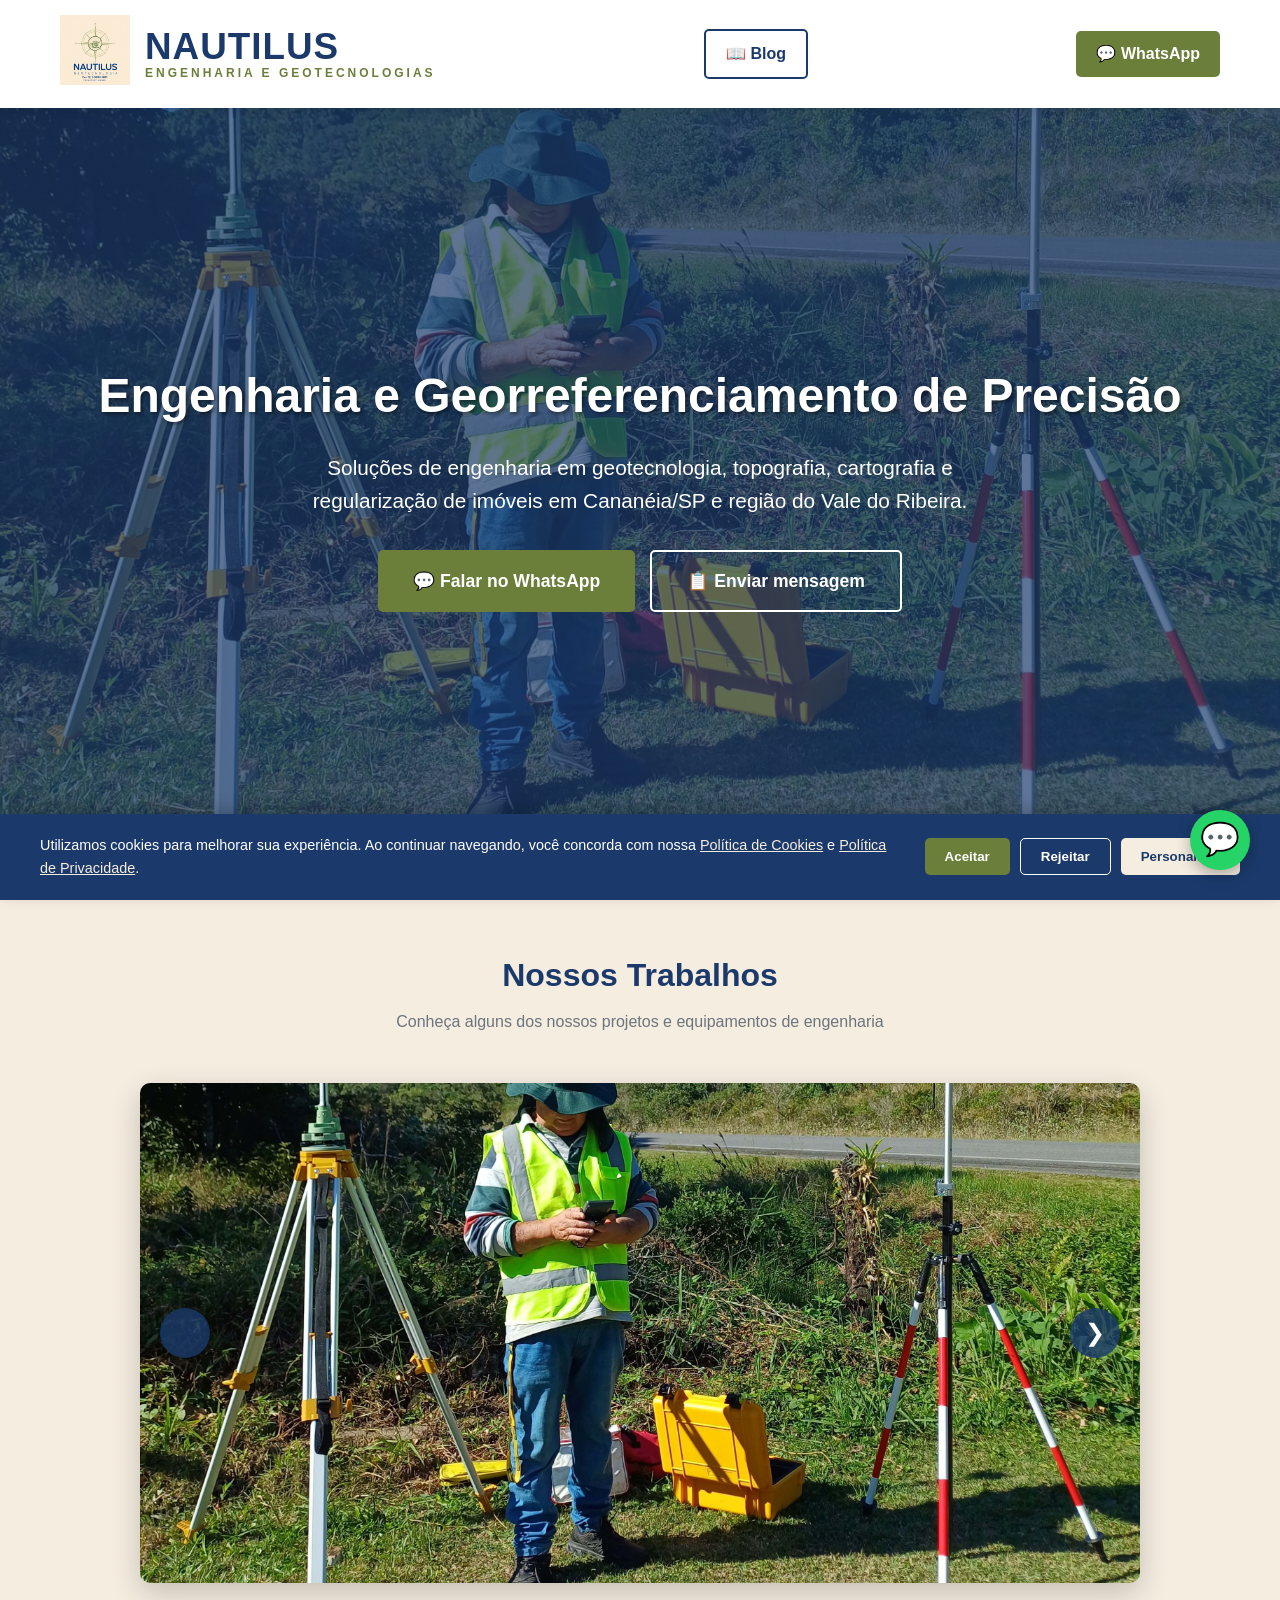
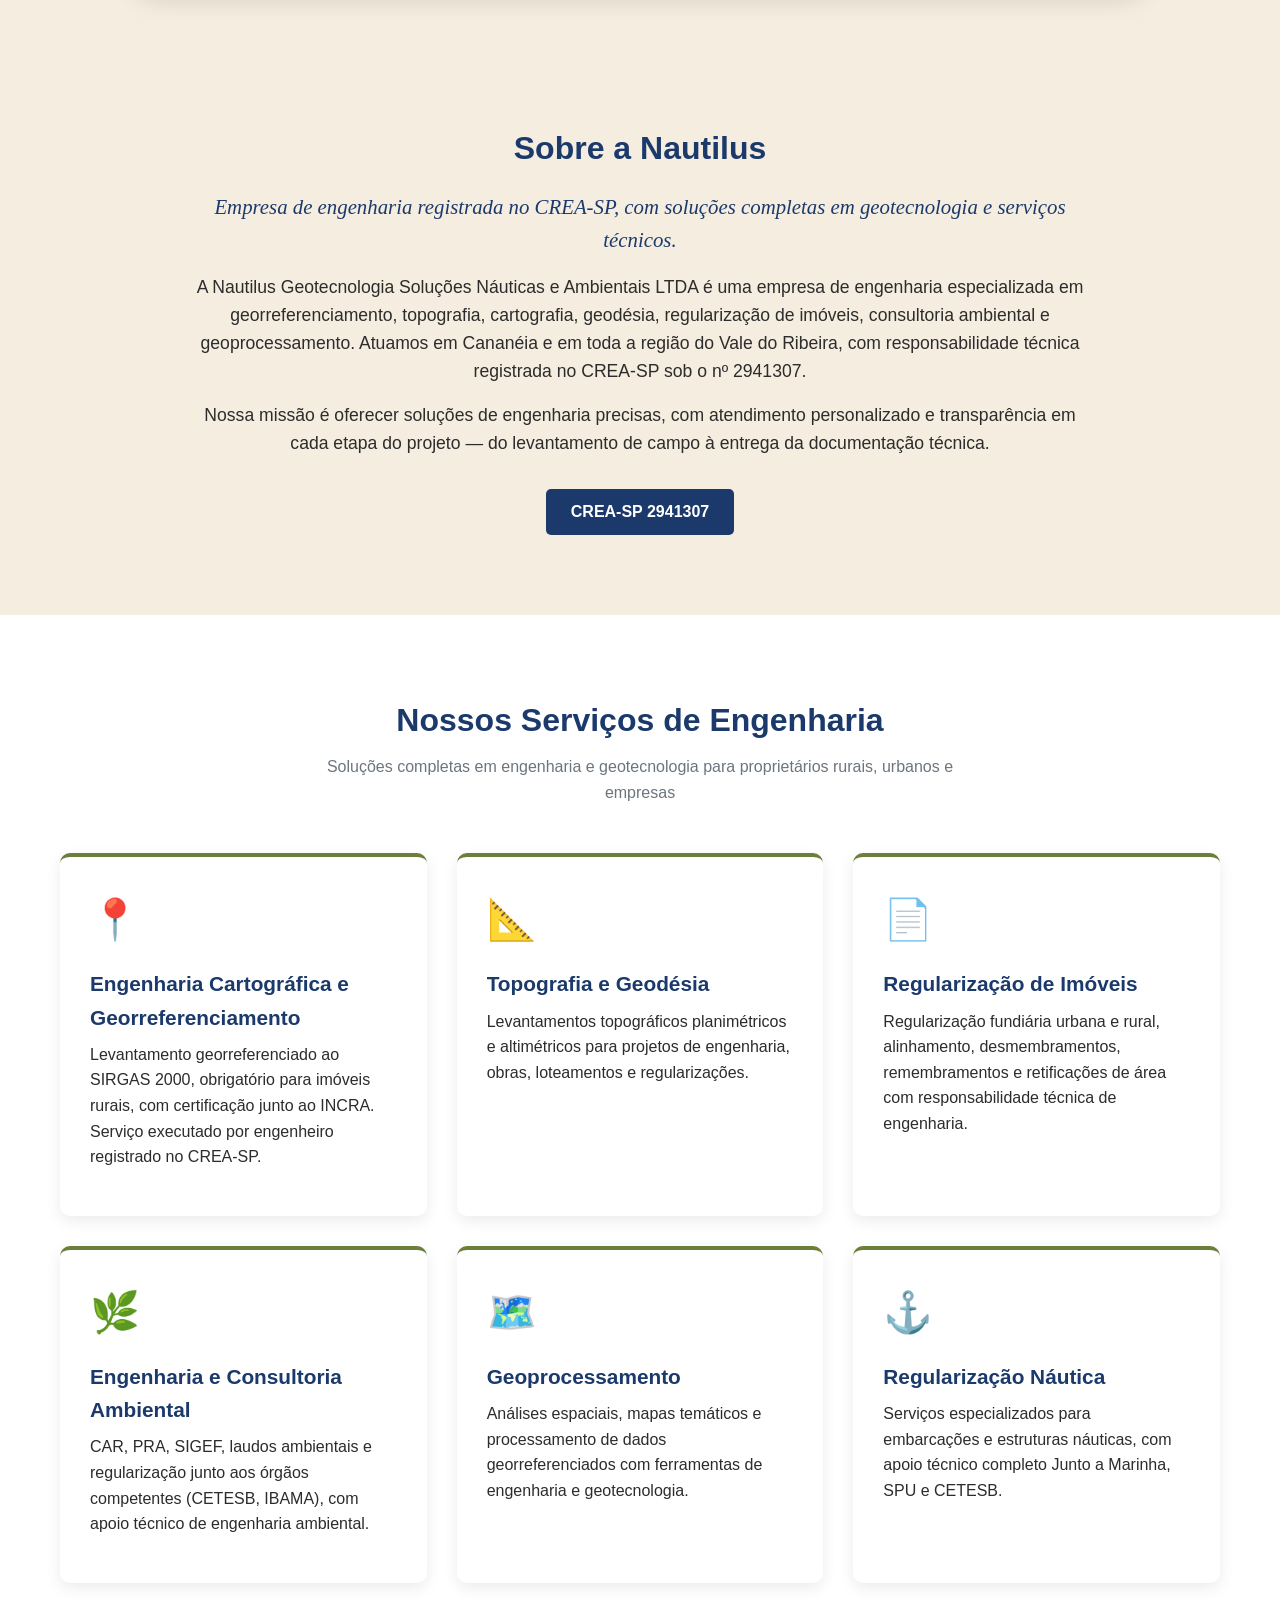
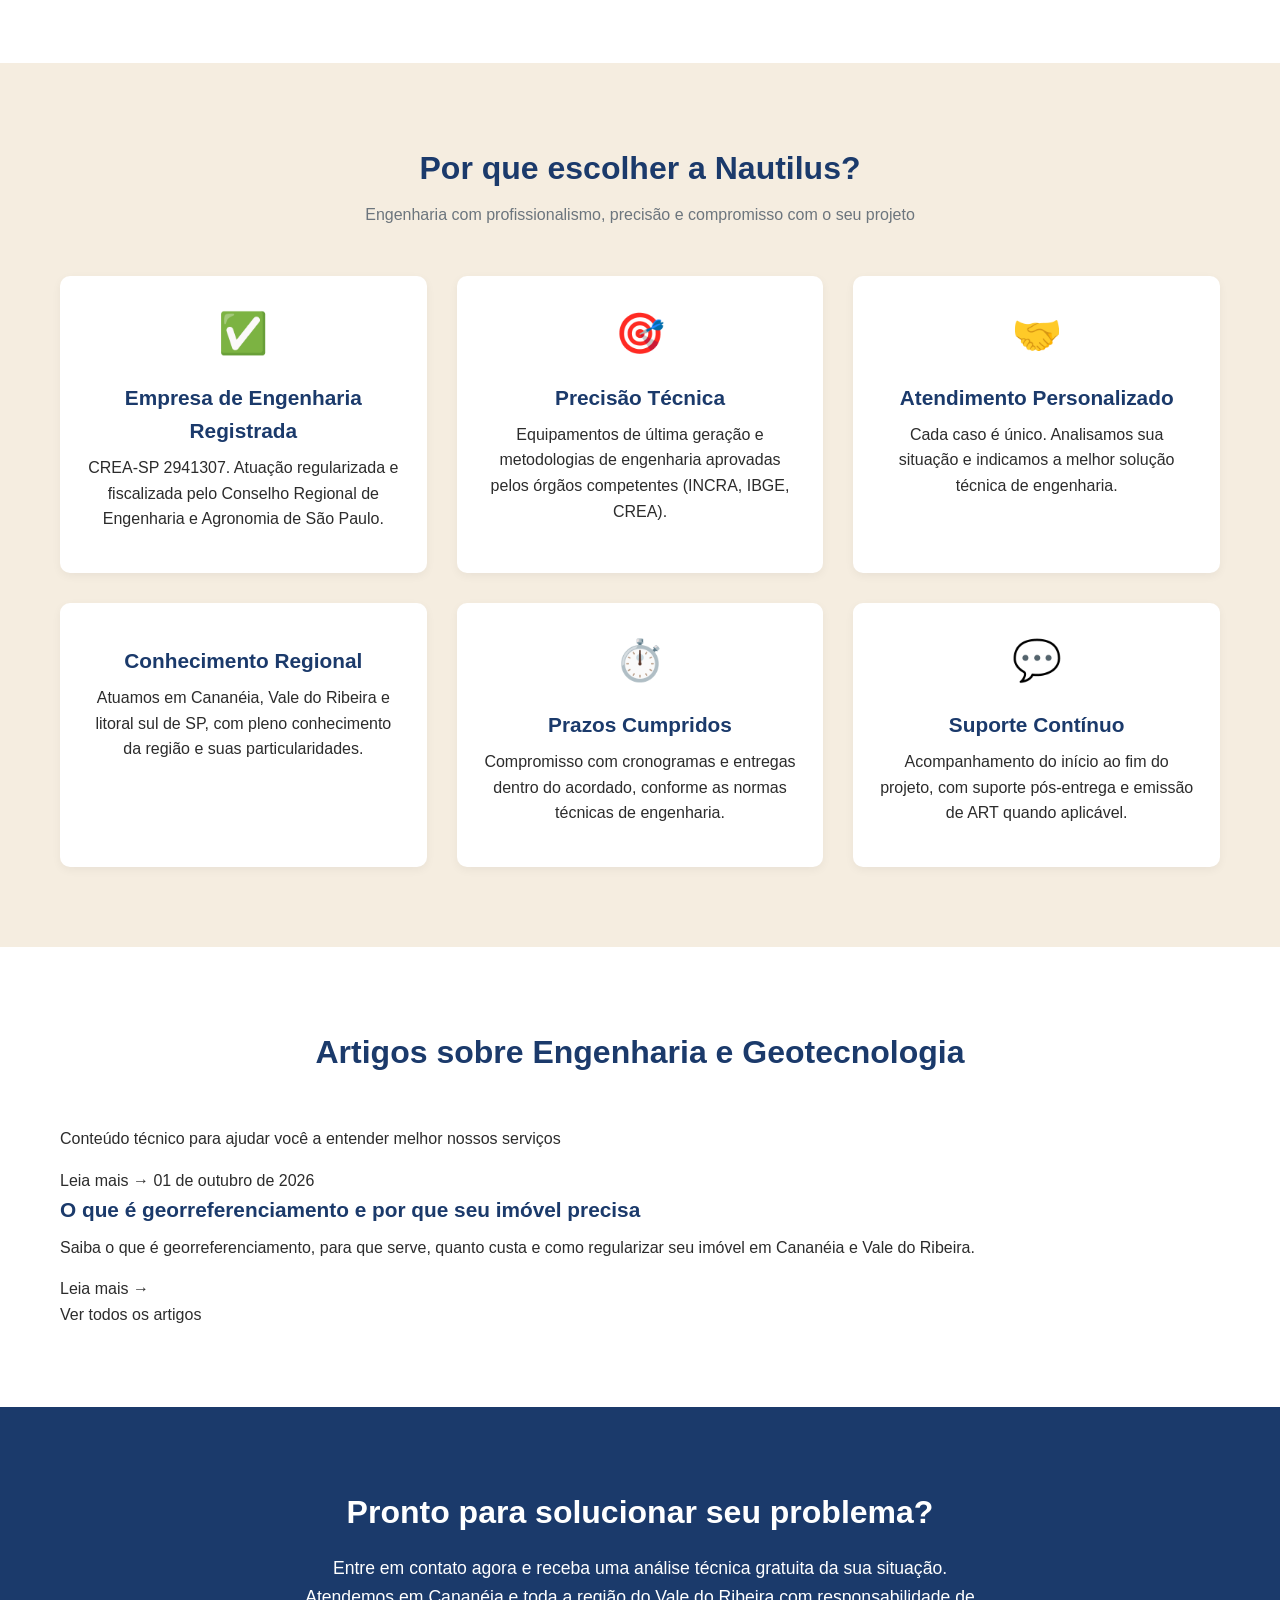
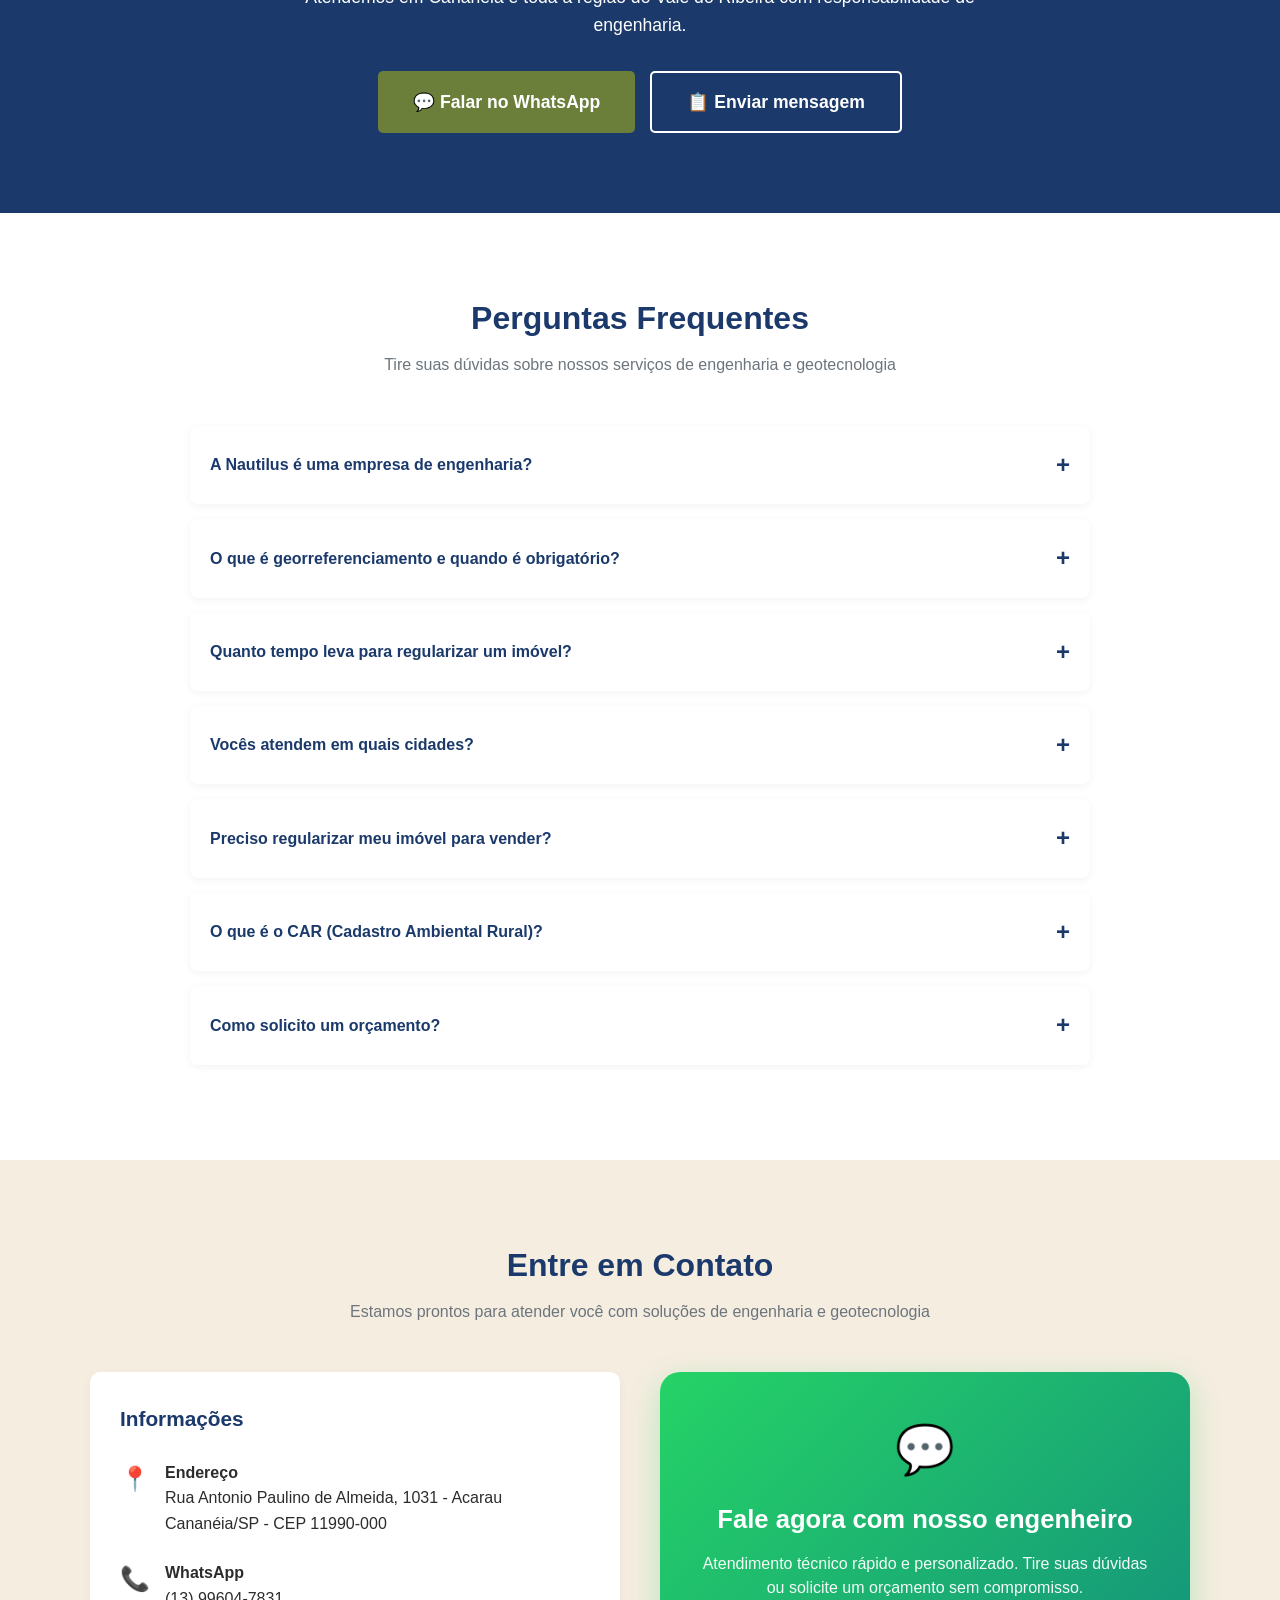
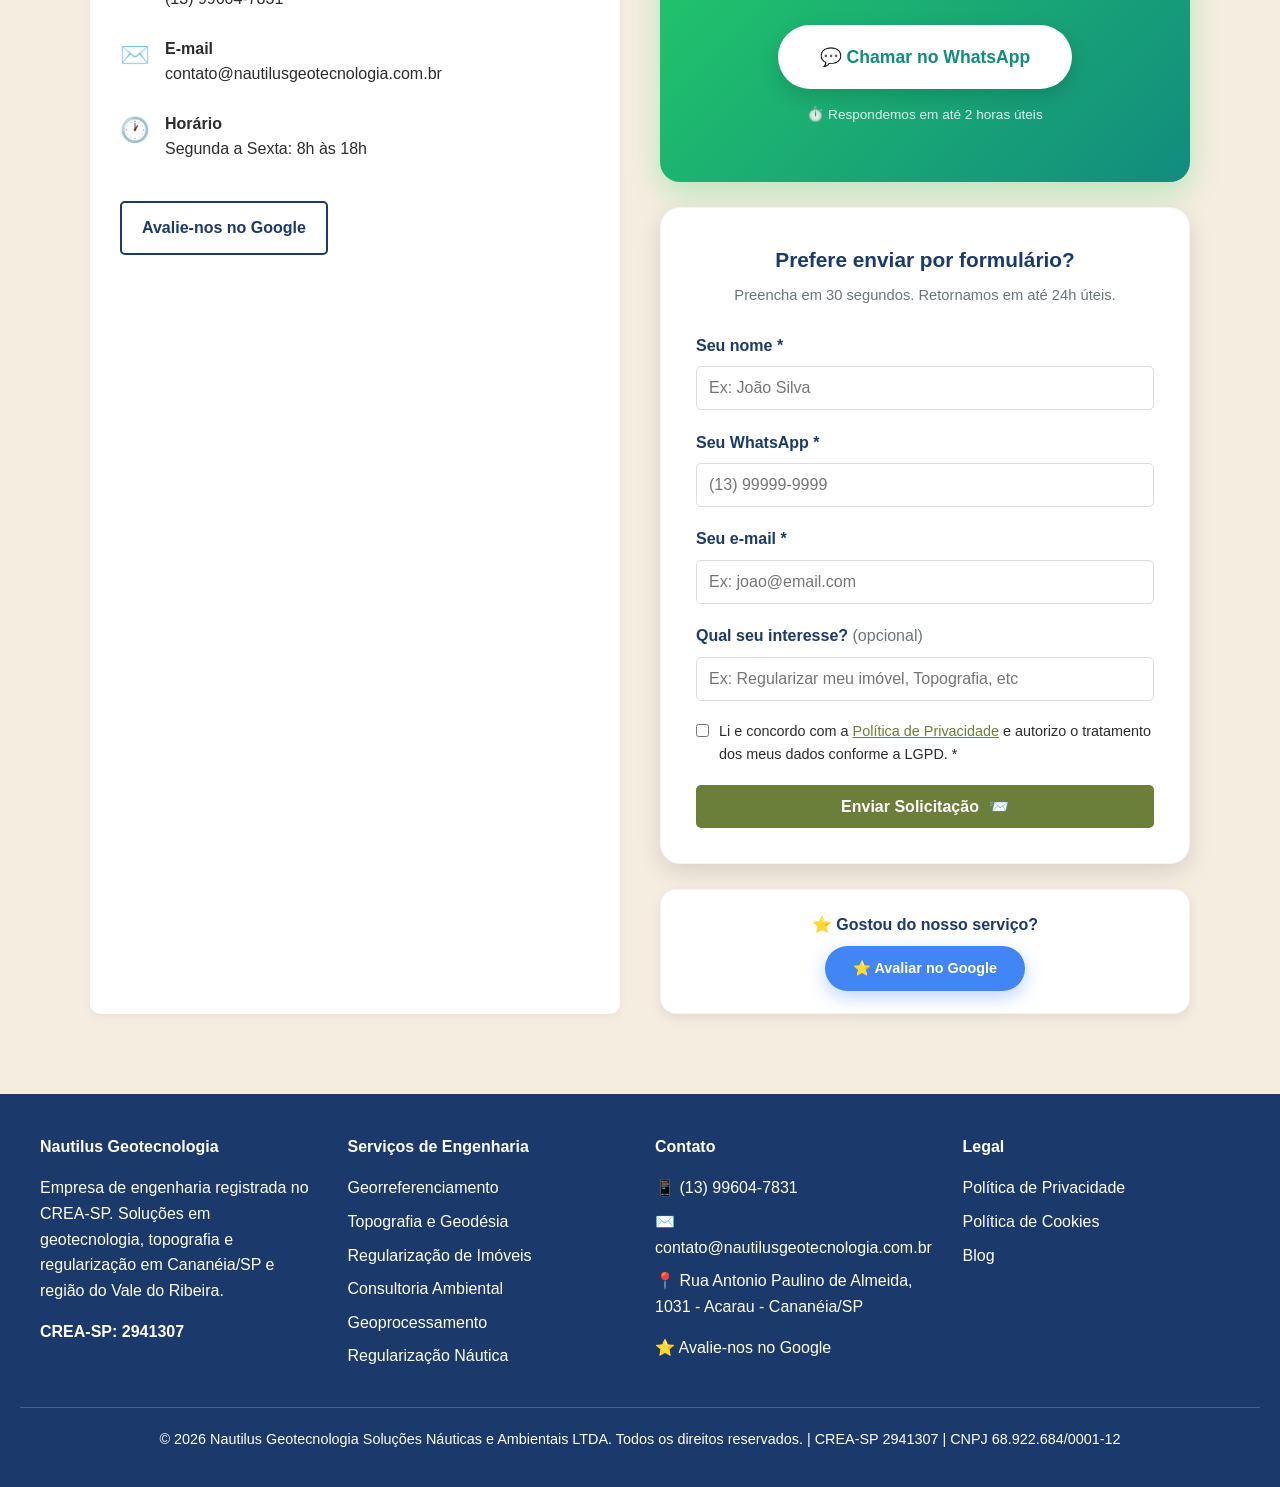
<file: index.html>
<!DOCTYPE html>
<html lang="pt-BR">
<head>
    <meta charset="UTF-8">
    <meta name="viewport" content="width=device-width, initial-scale=1.0">
    <title>Nautilus Geotecnologia | Engenharia, Georreferenciamento e Topografia em Cananéia/SP</title>
    <meta name="description" content="Nautilus Geotecnologia: empresa de engenharia especializada em georreferenciamento, topografia, cartografia, regularização de imóveis e consultoria ambiental em Cananéia/SP e Vale do Ribeira. CREA-SP 2941307.">
    <meta name="keywords" content="engenharia, engenharia ambiental, engenharia cartográfica, geotecnologia, georreferenciamento, topografia, reurb, regularização de imóveis, consultoria ambiental, geoprocessamento, Cananéia, Vale do Ribeira, Nautilus, CREA-SP">
    
    <meta http-equiv="X-Content-Type-Options" content="nosniff">
<meta name="referrer" content="strict-origin-when-cross-origin">
<meta http-equiv="Content-Security-Policy" content="default-src 'self'; script-src 'self' 'unsafe-inline' 'unsafe-eval' https://cdn.jsdelivr.net https://script.google.com https://www.googletagmanager.com https://www.google.com https://www.google-analytics.com https://region1.google-analytics.com https://static.cloudflareinsights.com; connect-src 'self' https://script.google.com https://script.googleusercontent.com https://www.google-analytics.com https://www.google.com https://region1.google-analytics.com; style-src 'self' 'unsafe-inline' https://fonts.googleapis.com https://cdnjs.cloudflare.com; font-src 'self' https://fonts.gstatic.com https://cdnjs.cloudflare.com; img-src 'self' data: https:; frame-src https://www.google.com;">

<link rel="canonical" href="https://www.nautilusgeotecnologia.com.br/">

<meta property="og:type" content="website">
<meta property="og:title" content="Nautilus Geotecnologia | Engenharia e Georreferenciamento em Cananéia/SP">
<meta property="og:description" content="Empresa de engenharia registrada no CREA-SP. Soluções em georreferenciamento, topografia, cartografia, regularização de imóveis e consultoria ambiental em Cananéia/SP e Vale do Ribeira.">
<meta property="og:image" content="https://www.nautilusgeotecnologia.com.br/logo.png">
<meta property="og:url" content="https://www.nautilusgeotecnologia.com.br/">
<meta property="og:locale" content="pt_BR">

<meta name="twitter:card" content="summary_large_image">
<meta name="twitter:title" content="Nautilus Geotecnologia | Engenharia em Cananéia/SP">
<meta name="twitter:description" content="Engenharia cartográfica, georreferenciamento, topografia e regularização de imóveis no Vale do Ribeira. CREA-SP 2941307.">
<meta name="twitter:image" content="https://www.nautilusgeotecnologia.com.br/logo.png">

<link rel="preconnect" href="https://fonts.googleapis.com">
<link rel="preconnect" href="https://fonts.gstatic.com" crossorigin>
<link href="https://fonts.googleapis.com/css2?family=Montserrat:wght@400;600;700;800&family=Open+Sans:wght@400;500;600&family=Playfair+Display:wght@400;600;700&display=swap" rel="stylesheet">

<script async src="https://www.googletagmanager.com/gtag/js?id=G-JGMLBPJZ9C"></script>
<script>
    window['ga-disable-G-JGMLBPJZ9C'] = true;
    window.dataLayer = window.dataLayer || [];
    function gtag(){dataLayer.push(arguments);}
    gtag('js', new Date());
    
    if (localStorage.getItem('lgpd_aceito') === 'true') {
        window['ga-disable-G-JGMLBPJZ9C'] = false;
        gtag('config', 'G-JGMLBPJZ9C');
    }
</script>

<script type="application/ld+json">
{
    "@context": "https://schema.org",
    "@type": ["LocalBusiness", "ProfessionalService", "EngineeringOrganization"],
    "name": "Nautilus Geotecnologia",
    "description": "Empresa de engenharia especializada em georreferenciamento, topografia, cartografia, regularização de imóveis e consultoria ambiental.",
    "image": "logo.png",
    "url": "https://www.nautilusgeotecnologia.com.br",
    "telephone": "+5513996047831",
    "email": "contato@nautilusgeotecnologia.com.br",
    "address": {
        "@type": "PostalAddress",
        "streetAddress": "Rua Antonio Paulino de Almeida, 1031 - Acarau",
        "addressLocality": "Cananéia",
        "addressRegion": "SP",
        "postalCode": "11990-000",
        "addressCountry": "BR"
    },
    "areaServed": ["Cananéia", "Iguape", "Ilha Comprida", "Pariquera-Açu", "Registro", "Jacupiranga", "Cajati"],
    "priceRange": "$$",
    "openingHours": "Mo-Fr 08:00-18:00"
}
</script>

<style>
* { margin: 0; padding: 0; box-sizing: border-box; }

:root {
    --azul-marinho: #1B3A6B;
    --verde-oliva: #6B7F3B;
    --verde-oliva-hover: #5a6c32;
    --bege-creme: #F5EDE0;
    --branco: #FFFFFF;
    --texto-escuro: #2C2C2C;
    --cinza-medio: #6C757D;
}

html { overflow-x: hidden; }

body {
    font-family: 'Open Sans', sans-serif;
    color: var(--texto-escuro);
    line-height: 1.6;
    background: var(--branco);
    overflow-x: hidden;
    width: 100%;
    max-width: 100vw;
}

h1, h2, h3, h4 {
    font-family: 'Montserrat', sans-serif;
    font-weight: 700;
    color: var(--azul-marinho);
}

.destaque {
    font-family: 'Playfair Display', serif;
    font-style: italic;
}

h1 { font-size: 2.5rem; }
h2 { font-size: 2rem; margin-bottom: 1rem; }
h3 { font-size: 1.3rem; margin-bottom: 0.5rem; }
p { margin-bottom: 1rem; }
a { text-decoration: none; color: inherit; }

.container { max-width: 1200px; margin: 0 auto; padding: 0 20px; }

header {
    position: fixed; top: 0; left: 0; right: 0;
    background: var(--branco);
    box-shadow: 0 2px 10px rgba(0,0,0,0.1);
    z-index: 1000; padding: 15px 0;
}
.header-content { display: flex; justify-content: space-between; align-items: center; }

.header-brand {
    display: flex;
    align-items: center;
    gap: 15px;
}
.logo img { height: 70px; }
.header-brand-text {
    display: flex;
    flex-direction: column;
    line-height: 1.1;
}
.header-brand-name {
    font-family: 'Montserrat', sans-serif;
    font-weight: 900;
    font-size: 2.3rem;
    color: var(--azul-marinho);
    letter-spacing: 1px;
}
.header-brand-sub {
    font-family: 'Montserrat', sans-serif;
    font-weight: 600;
    font-size: 0.75rem;
    color: var(--verde-oliva);
    letter-spacing: 3px;
}

.header-crea { font-size: 0.85rem; color: var(--azul-marinho); font-weight: 600; }

.btn-header {
    background: var(--verde-oliva); color: var(--branco);
    padding: 10px 20px; border-radius: 5px; font-weight: 600;
    transition: all 0.3s; display: inline-flex; align-items: center; gap: 8px;
    white-space: nowrap;
}
.btn-header:hover { background: var(--verde-oliva-hover); transform: translateY(-2px); }

.hero {
    margin-top: 80px; height: 90vh; min-height: 500px;
    background: linear-gradient(rgba(27, 58, 107, 0.7), rgba(27, 58, 107, 0.7)), url('foto1.jpg') center/cover no-repeat;
    display: flex; align-items: center; justify-content: center;
    text-align: center; color: var(--branco);
}
.hero-content { padding: 0 20px; }
.hero-content h1 {
    color: var(--branco); font-size: 3rem;
    margin-bottom: 1rem; text-shadow: 2px 2px 4px rgba(0,0,0,0.5);
}
.hero-content p {
    font-size: 1.3rem; margin-bottom: 2rem;
    max-width: 700px; margin-left: auto; margin-right: auto;
}

.hero-ctas { display: flex; gap: 15px; justify-content: center; flex-wrap: wrap; }

.btn-primary {
    background: var(--verde-oliva); color: var(--branco);
    padding: 15px 35px; border-radius: 5px; font-weight: 700; font-size: 1.1rem;
    transition: all 0.3s; display: inline-flex; align-items: center; gap: 10px;
}
.btn-primary:hover {
    background: var(--verde-oliva-hover); transform: translateY(-3px);
    box-shadow: 0 5px 15px rgba(0,0,0,0.3);
}

.btn-secondary {
    background: transparent; color: var(--branco);
    padding: 15px 35px; border-radius: 5px; font-weight: 700; font-size: 1.1rem;
    border: 2px solid var(--branco); transition: all 0.3s;
}
.btn-secondary:hover {
    background: var(--branco); color: var(--azul-marinho);
    transform: translateY(-3px);
}

.carrossel-section {
    padding: 60px 20px;
    background: var(--bege-creme);
}
.carrossel-container {
    max-width: 1000px;
    margin: 0 auto;
    position: relative;
    overflow: hidden;
    border-radius: 10px;
    box-shadow: 0 10px 30px rgba(0,0,0,0.2);
}
.carrossel-slides {
    display: flex;
    transition: transform 0.5s ease-in-out;
}
.carrossel-slide {
    min-width: 100%;
    height: 500px;
    background-size: cover;
    background-position: center;
}
.carrossel-btn {
    position: absolute;
    top: 50%;
    transform: translateY(-50%);
    background: rgba(27, 58, 107, 0.8);
    color: var(--branco);
    border: none;
    width: 50px;
    height: 50px;
    border-radius: 50%;
    font-size: 1.5rem;
    cursor: pointer;
    transition: all 0.3s;
    z-index: 10;
}
.carrossel-btn:hover { background: rgba(27, 58, 107, 1); }
.carrossel-btn.prev { left: 20px; }
.carrossel-btn.next { right: 20px; }

section { padding: 80px 20px; }
.section-title { text-align: center; margin-bottom: 3rem; }
.section-title h2 { margin-bottom: 0.5rem; }
.section-title p { color: var(--cinza-medio); max-width: 700px; margin: 0 auto; }

.sobre { background: var(--bege-creme); }
.sobre-content { max-width: 900px; margin: 0 auto; text-align: center; }
.sobre-content p { font-size: 1.1rem; }
.sobre-crea {
    display: inline-block; background: var(--azul-marinho); color: var(--branco);
    padding: 10px 25px; border-radius: 5px; font-weight: 700; margin-top: 1rem;
}

.servicos-grid {
    display: grid; grid-template-columns: repeat(auto-fit, minmax(300px, 1fr));
    gap: 30px; max-width: 1200px; margin: 0 auto;
}
.servico-card {
    background: var(--branco); padding: 30px; border-radius: 10px;
    box-shadow: 0 5px 15px rgba(0,0,0,0.08); transition: all 0.3s;
    border-top: 4px solid var(--verde-oliva);
}
.servico-card:hover { transform: translateY(-5px); box-shadow: 0 10px 25px rgba(0,0,0,0.15); }
.servico-icon { font-size: 2.5rem; margin-bottom: 1rem; }

.diferenciais { background: var(--bege-creme); }
.diferenciais-grid {
    display: grid; grid-template-columns: repeat(auto-fit, minmax(280px, 1fr));
    gap: 30px; max-width: 1200px; margin: 0 auto;
}
.diferencial-card {
    background: var(--branco); padding: 25px; border-radius: 10px;
    text-align: center; box-shadow: 0 3px 10px rgba(0,0,0,0.05);
}
.diferencial-icon { font-size: 2.5rem; color: var(--verde-oliva); margin-bottom: 1rem; }

.cta-final {
    background: var(--azul-marinho); color: var(--branco);
    text-align: center; padding: 80px 20px;
}
.cta-final h2 { color: var(--branco); margin-bottom: 1rem; }
.cta-final p { max-width: 700px; margin: 0 auto 2rem; font-size: 1.1rem; }

.contato { background: var(--bege-creme); }
.contato-grid {
    display: grid; grid-template-columns: 1fr 1fr;
    gap: 40px; max-width: 1100px; margin: 0 auto;
}
.contato-info {
    background: var(--branco); padding: 30px; border-radius: 10px;
    box-shadow: 0 3px 10px rgba(0,0,0,0.05);
}
.contato-info h3 { margin-bottom: 1.5rem; }
.info-item { display: flex; align-items: flex-start; margin-bottom: 1.5rem; gap: 15px; }
.info-icon { font-size: 1.5rem; color: var(--verde-oliva); flex-shrink: 0; }

.btn-google-review {
    display: inline-flex; align-items: center; gap: 10px;
    background: var(--branco); color: var(--azul-marinho);
    padding: 12px 20px; border-radius: 5px; font-weight: 600;
    border: 2px solid var(--azul-marinho); margin-top: 15px;
    transition: all 0.3s;
}
.btn-google-review:hover { background: var(--azul-marinho); color: var(--branco); }

.form-group { margin-bottom: 1.2rem; }
.form-group label {
    display: block; margin-bottom: 0.5rem;
    font-weight: 600; color: var(--azul-marinho);
}
.form-group input, .form-group select {
    width: 100%; padding: 12px; border: 1px solid #ddd;
    border-radius: 5px; font-family: inherit; font-size: 1rem;
    transition: border 0.3s;
}
.form-group input:focus, .form-group select:focus {
    outline: none; border-color: var(--verde-oliva);
}

.lgpd-checkbox {
    display: flex; align-items: flex-start; gap: 10px;
    margin-bottom: 1.2rem; font-size: 0.9rem;
}
.lgpd-checkbox input { margin-top: 4px; flex-shrink: 0; }
.lgpd-checkbox a { color: var(--verde-oliva); text-decoration: underline; }

.btn-submit {
    background: var(--verde-oliva); color: var(--branco);
    padding: 12px 30px; border: none; border-radius: 5px;
    font-weight: 700; font-size: 1rem; cursor: pointer;
    transition: all 0.3s; width: 100%;
}
.btn-submit:hover { background: var(--verde-oliva-hover); }
.btn-submit:disabled { opacity: 0.6; cursor: not-allowed; }

.honeypot-field {
    position: absolute !important;
    left: -9999px !important;
    width: 1px !important;
    height: 1px !important;
    overflow: hidden !important;
    opacity: 0 !important;
    pointer-events: none !important;
}

.faq-container {
    max-width: 900px;
    margin: 0 auto;
}
.faq-item {
    background: var(--branco);
    margin-bottom: 15px;
    border-radius: 8px;
    box-shadow: 0 2px 8px rgba(0,0,0,0.05);
    overflow: hidden;
}
.faq-question {
    padding: 20px;
    cursor: pointer;
    font-weight: 600;
    color: var(--azul-marinho);
    display: flex;
    justify-content: space-between;
    align-items: center;
    transition: background 0.3s;
}
.faq-question:hover {
    background: var(--bege-creme);
}
.faq-answer {
    padding: 0 20px;
    max-height: 0;
    overflow: hidden;
    transition: all 0.3s;
}
.faq-item.active .faq-answer {
    padding: 0 20px 20px;
    max-height: 500px;
}
.faq-toggle {
    font-size: 1.5rem;
    transition: transform 0.3s;
}
.faq-item.active .faq-toggle {
    transform: rotate(45deg);
}

footer {
    background: var(--azul-marinho); color: var(--branco);
    padding: 40px 20px 20px;
}
.footer-content {
    max-width: 1200px; margin: 0 auto;
    display: grid; grid-template-columns: repeat(auto-fit, minmax(250px, 1fr));
    gap: 30px; margin-bottom: 30px;
}
.footer-col h4 { color: var(--branco); margin-bottom: 1rem; }
.footer-col a { display: block; margin-bottom: 0.5rem; transition: color 0.3s; }
.footer-col a:hover { color: var(--bege-creme); }
.footer-bottom {
    text-align: center; padding-top: 20px;
    border-top: 1px solid rgba(255,255,255,0.2); font-size: 0.9rem;
}

.whatsapp-float {
    position: fixed; bottom: 30px; right: 30px;
    background: #25D366; color: var(--branco);
    width: 60px; height: 60px; border-radius: 50%;
    display: flex; align-items: center; justify-content:center;
    font-size: 2rem; box-shadow: 0 5px 15px rgba(0,0,0,0.3);
    z-index: 999; transition: all 0.3s;
}
.whatsapp-float:hover { transform: scale(1.1); }

.lgpd-banner {
    position: fixed; bottom: 0; left: 0; right: 0;
    background: var(--azul-marinho); color: var(--branco);
    padding: 20px; z-index: 998; display: none;
    box-shadow: 0 -5px 15px rgba(0,0,0,0.2);
}
.lgpd-banner.show { display: block; }
.lgpd-content {
    max-width: 1200px; margin: 0 auto;
    display: flex; justify-content: space-between;
    align-items: center; gap: 20px; flex-wrap: wrap;
}
.lgpd-content p { flex: 1; margin: 0; font-size: 0.9rem; }
.lgpd-buttons { display: flex; gap: 10px; flex-wrap: wrap; }
.lgpd-btn {
    padding: 10px 20px; border: none; border-radius: 5px;
    font-weight: 600; cursor: pointer; transition: all 0.3s;
}
.lgpd-btn.aceitar { background: var(--verde-oliva); color: var(--branco); }
.lgpd-btn.rejeitar { background: transparent; color: var(--branco); border: 1px solid var(--branco); }
.lgpd-btn.personalizar { background: var(--bege-creme); color: var(--azul-marinho); }

    
   @media (max-width: 768px) {
    h1 { font-size: 1.8rem; }
    h2 { font-size: 1.5rem; }
    .hero-content h1 { font-size: 2rem; }
    .hero-content p { font-size: 1rem; }
    .contato-grid { grid-template-columns: 1fr; }
    .header-crea { display: none; }
    section { padding: 50px 15px; }
    .carrossel-slide { height: 300px; }
    .header-brand-name { font-size: 1rem; }
    .header-brand-sub { font-size: 0.65rem; }
    .hero {
    height: 70vh;
    min-height: 400px;
}

.btn-primary, .btn-secondary {
    padding: 12px 20px;
    font-size: 0.95rem;
}

.contato-grid > div > div:first-child {
    padding: 25px 18px !important;
    border-radius: 15px !important;
    margin-bottom: 20px !important;
}

.contato-grid > div > div:first-child > div:first-child {
    font-size: 2.2rem !important;
    margin-bottom: 8px !important;
}

.contato-grid > div > div:first-child h3 {
    font-size: 1.2rem !important;
    margin-bottom: 10px !important;
    line-height: 1.3 !important;
}

.contato-grid > div > div:first-child > p {
    font-size: 0.9rem !important;
    margin-bottom: 18px !important;
    line-height: 1.4 !important;
}

.contato-grid > div > div:first-child a {
    padding: 14px 28px !important;
    font-size: 0.95rem !important;
    border-radius: 50px !important;
    display: inline-flex !important;
    width: auto !important;
    max-width: 100% !important;
}

.contato-grid > div > div:first-child > p:last-of-type {
    font-size: 0.8rem !important;
    margin-top: 12px !important;
}

.contato-grid > div > div:nth-child(2) {
    padding: 20px 18px !important;
    border-radius: 15px !important;
}

.contato-grid > div > div:nth-child(2) h3 {
    font-size: 1.15rem !important;
    margin-bottom: 6px !important;
}

.contato-grid > div > div:nth-child(2) > div > p {
    font-size: 0.85rem !important;
}

.form-group label {
    font-size: 0.9rem !important;
}

.form-group input, 
.form-group select {
    padding: 10px !important;
    font-size: 0.95rem !important;
}

.lgpd-checkbox {
    font-size: 0.8rem !important;
    gap: 8px !important;
}

.btn-submit {
    padding: 12px 20px !important;
    font-size: 0.95rem !important;
}

.contato-grid > div > div:nth-child(3) {
    padding: 18px 15px !important;
    margin-top: 20px !important;
    border-radius: 12px !important;
}

.contato-grid > div > div:nth-child(3) h4 {
    font-size: 0.95rem !important;
}

.contato-grid > div > div:nth-child(3) a {
    padding: 10px 22px !important;
    font-size: 0.85rem !important;
}

.contato-info {
    padding: 20px 15px !important;
}

.contato-info h3 {
    font-size: 1.3rem !important;
    margin-bottom: 1.2rem !important;
}

.info-item {
    margin-bottom: 1.2rem !important;
    gap: 12px !important;
}

.info-icon {
    font-size: 1.3rem !important;
}

.info-item div {
    font-size: 0.9rem !important;
}

.btn-google-review {
    padding: 10px 16px !important;
    font-size: 0.85rem !important;
    margin-top: 12px !important;
}

.contato-info iframe {
    width: 100% !important;
    height: 250px !important;
    max-width: 100% !important;
    margin-top: 15px !important;
}

.whatsapp-float {
    width: 45px;
    height: 45px;
    bottom: 15px;
    right: 15px;
    font-size: 1.3rem;
}

.lgpd-content {
    flex-direction: column;
    text-align: center;
}

.lgpd-content p {
    font-size: 0.85rem;
}

.lgpd-buttons {
    justify-content: center;
    width: 100%;
}

.lgpd-btn {
    padding: 8px 16px;
    font-size: 0.85rem;
}

header {
    padding: 10px 0;
}

.logo img {
    height: 40px;
}

.btn-header {
    padding: 5px 8px !important;
    font-size: 0.7rem !important;
    gap: 4px !important;
}

.btn-header:last-child {
    font-size: 0 !important;
    padding: 8px 12px !important;
}

.btn-header:last-child::before {
    content: "💬";
    font-size: 1.2rem;
}


.header-content {
    gap: 8px;
    justify-content: space-between;
}

.header-brand {
    gap: 10px;
}

.header-brand-name {
    font-size: 0.9rem !important;
}

.header-brand-sub {
    font-size: 0.6rem !important;
    letter-spacing: 1px !important;
}

.logo img {
    height: 35px !important;
}

.servicos-grid {
    grid-template-columns: 1fr;
}

.servico-card {
    padding: 20px;
}

.diferenciais-grid {
    grid-template-columns: 1fr;
}

.footer-content {
    grid-template-columns: 1fr;
}

.cta-final {
    padding: 50px 20px;
}

.cta-final h2 {
    font-size: 1.5rem;
}

.cta-final p {
    font-size: 1rem;
}
  
    </style>
    
</head>
<body>

<header>
    <div class="container header-content">
        <div class="header-brand">
            <div class="logo">
                <a href="#"><img src="logo.png" alt="Nautilus Geotecnologia - Empresa de Engenharia"></a>
            </div>
            <div class="header-brand-text">
                <span class="header-brand-name">NAUTILUS</span>
                <span class="header-brand-sub">ENGENHARIA E GEOTECNOLOGIAS</span>
            </div>
        </div>
                <a href="/blog/" class="btn-header" style="background: transparent; color: var(--azul-marinho); border: 2px solid var(--azul-marinho);">📖 Blog</a>
        <a href="https://wa.me/5513996047831?text=Ol%C3%A1!%20Vim%20pelo%20site%20da%20Nautilus." class="btn-header" target="_blank" rel="noopener noreferrer">
            💬 WhatsApp
        </a>
    </div>
</header>

<section class="hero">
    <div class="hero-content">
        <h1>Engenharia e Georreferenciamento de Precisão</h1>
        <p>Soluções de engenharia em geotecnologia, topografia, cartografia e regularização de imóveis em Cananéia/SP e região do Vale do Ribeira.</p>
        <div class="hero-ctas">
            <a href="https://wa.me/5513996047831?text=Ol%C3%A1!%20Gostaria%20de%20um%20or%C3%A7amento." class="btn-primary" target="_blank" rel="noopener noreferrer">
                💬 Falar no WhatsApp
            </a>
            <a href="#contato" class="btn-secondary">📋 Enviar mensagem</a>
        </div>
    </div>
</section>

<section class="carrossel-section">
    <div class="container">
        <div class="section-title">
            <h2>Nossos Trabalhos</h2>
            <p>Conheça alguns dos nossos projetos e equipamentos de engenharia</p>
        </div>
        <div class="carrossel-container">
            <div class="carrossel-slides" id="carrosselSlides">
                <div class="carrossel-slide" style="background-image: url('foto1.jpg');"></div>
                <div class="carrossel-slide" style="background-image: url('foto2.jpg');"></div>
                <div class="carrossel-slide" style="background-image: url('foto3.jpg');"></div>
                <div class="carrossel-slide" style="background-image: url('foto4.jpg');"></div>
                <div class="carrossel-slide" style="background-image: url('foto5.jpg');"></div>
            </div>
            <button class="carrossel-btn prev" onclick="mudarSlide(-1)"></button>
            <button class="carrossel-btn next" onclick="mudarSlide(1)">❯</button>
        </div>
    </div>
</section>

<section class="sobre" id="sobre">
    <div class="container">
        <div class="sobre-content">
            <h2>Sobre a Nautilus</h2>
            <p class="destaque" style="font-size: 1.3rem; color: var(--azul-marinho);">Empresa de engenharia registrada no CREA-SP, com soluções completas em geotecnologia e serviços técnicos.</p>
            <p>A Nautilus Geotecnologia Soluções Náuticas e Ambientais LTDA é uma empresa de engenharia especializada em georreferenciamento, topografia, cartografia, geodésia, regularização de imóveis, consultoria ambiental e geoprocessamento. Atuamos em Cananéia e em toda a região do Vale do Ribeira, com responsabilidade técnica registrada no CREA-SP sob o nº 2941307.</p>
            <p>Nossa missão é oferecer soluções de engenharia precisas, com atendimento personalizado e transparência em cada etapa do projeto — do levantamento de campo à entrega da documentação técnica.</p>
            <div class="sobre-crea">CREA-SP 2941307</div>
        </div>
    </div>
</section>

<section id="servicos">
    <div class="container">
        <div class="section-title">
            <h2>Nossos Serviços de Engenharia</h2>
            <p>Soluções completas em engenharia e geotecnologia para proprietários rurais, urbanos e empresas</p>
        </div>
        <div class="servicos-grid">
            <div class="servico-card">
                <div class="servico-icon">📍</div>
                <h3>Engenharia Cartográfica e Georreferenciamento</h3>
                <p>Levantamento georreferenciado ao SIRGAS 2000, obrigatório para imóveis rurais, com certificação junto ao INCRA. Serviço executado por engenheiro registrado no CREA-SP.</p>
            </div>
            <div class="servico-card">
                <div class="servico-icon">📐</div>
                <h3>Topografia e Geodésia</h3>
                <p>Levantamentos topográficos planimétricos e altimétricos para projetos de engenharia, obras, loteamentos e regularizações.</p>
            </div>
            <div class="servico-card">
                <div class="servico-icon">📄</div>
                <h3>Regularização de Imóveis</h3>
                <p>Regularização fundiária urbana e rural, alinhamento, desmembramentos, remembramentos e retificações de área com responsabilidade técnica de engenharia.</p>
            </div>
            <div class="servico-card">
                <div class="servico-icon">🌿</div>
                <h3>Engenharia e Consultoria Ambiental</h3>
                <p>CAR, PRA, SIGEF, laudos ambientais e regularização junto aos órgãos competentes (CETESB, IBAMA), com apoio técnico de engenharia ambiental.</p>
            </div>
            <div class="servico-card">
                <div class="servico-icon">🗺️</div>
                <h3>Geoprocessamento</h3>
                <p>Análises espaciais, mapas temáticos e processamento de dados georreferenciados com ferramentas de engenharia e geotecnologia.</p>
            </div>
            <div class="servico-card">
                <div class="servico-icon">⚓</div>
                <h3>Regularização Náutica</h3>
                <p>Serviços especializados para embarcações e estruturas náuticas, com apoio técnico completo Junto a Marinha, SPU e CETESB.</p>
            </div>
        </div>
    </div>
</section>

<section class="diferenciais" id="diferenciais">
    <div class="container">
        <div class="section-title">
            <h2>Por que escolher a Nautilus?</h2>
            <p>Engenharia com profissionalismo, precisão e compromisso com o seu projeto</p>
        </div>
        <div class="diferenciais-grid">
            <div class="diferencial-card">
                <div class="diferencial-icon">✅</div>
                <h3>Empresa de Engenharia Registrada</h3>
                <p>CREA-SP 2941307. Atuação regularizada e fiscalizada pelo Conselho Regional de Engenharia e Agronomia de São Paulo.</p>
            </div>
            <div class="diferencial-card">
                <div class="diferencial-icon">🎯</div>
                <h3>Precisão Técnica</h3>
                <p>Equipamentos de última geração e metodologias de engenharia aprovadas pelos órgãos competentes (INCRA, IBGE, CREA).</p>
            </div>
            <div class="diferencial-card">
                <div class="diferencial-icon">🤝</div>
                <h3>Atendimento Personalizado</h3>
                <p>Cada caso é único. Analisamos sua situação e indicamos a melhor solução técnica de engenharia.</p>
            </div>
            <div class="diferencial-card">
                <div class="diferencial-icon"></div>
                <h3>Conhecimento Regional</h3>
                <p>Atuamos em Cananéia, Vale do Ribeira e litoral sul de SP, com pleno conhecimento da região e suas particularidades.</p>
            </div>
            <div class="diferencial-card">
                <div class="diferencial-icon">⏱️</div>
                <h3>Prazos Cumpridos</h3>
                <p>Compromisso com cronogramas e entregas dentro do acordado, conforme as normas técnicas de engenharia.</p>
            </div>
            <div class="diferencial-card">
                <div class="diferencial-icon">💬</div>
                <h3>Suporte Contínuo</h3>
                <p>Acompanhamento do início ao fim do projeto, com suporte pós-entrega e emissão de ART quando aplicável.</p>
            </div>
        </div>
    </div>
</section>
<!-- SEÇÃO ARTIGOS / BLOG -->
<section class="blog-section">
    <div class="container">
        <h2 class="section-title">Artigos sobre Engenharia e Geotecnologia</h2>
        <p class="section-subtitle">Conteúdo técnico para ajudar você a entender melhor nossos serviços</p>
        
        <div class="blog-grid">
            <article class="blog-card-home">
                <div class="blog-card-content">
                    <a href="blog/artigo-slug.html" class="btn-blog">Leia mais →</a>
                    <time datetime="2026-10-01">01 de outubro de 2026</time>
                    <h3><a href="/blog/o-que-e-georreferenciamento.html">O que é georreferenciamento e por que seu imóvel precisa</a></h3>
                    <p>Saiba o que é georreferenciamento, para que serve, quanto custa e como regularizar seu imóvel em Cananéia e Vale do Ribeira.</p>
                    <a href="/blog/o-que-e-georreferenciamento.html" class="btn-blog">Leia mais →</a>
                </div>
            </article>
        </div>
        
        <div class="blog-cta">
            <a href="/blog/" class="btn-blog-all">Ver todos os artigos</a>
        </div>
    </div>
</section>

<section class="cta-final">
    <div class="container">
        <h2>Pronto para solucionar seu problema?</h2>
        <p>Entre em contato agora e receba uma análise técnica gratuita da sua situação. Atendemos em Cananéia e toda a região do Vale do Ribeira com responsabilidade de engenharia.</p>
        <div class="hero-ctas">
            <a href="https://wa.me/5513996047831?text=Ol%C3%A1!%20Vim%20pelo%20site%20da%20Nautilus." class="btn-primary" target="_blank" rel="noopener noreferrer">
                💬 Falar no WhatsApp
            </a>
            <a href="#contato" class="btn-secondary">📋 Enviar mensagem</a>
        </div>
    </div>
</section>

<section id="faq">
    <div class="container">
        <div class="section-title">
            <h2>Perguntas Frequentes</h2>
            <p>Tire suas dúvidas sobre nossos serviços de engenharia e geotecnologia</p>
        </div>
        <div class="faq-container">
            <div class="faq-item">
                <div class="faq-question">
                    <span>A Nautilus é uma empresa de engenharia?</span>
                    <span class="faq-toggle">+</span>
                </div>
                <div class="faq-answer">
                    <p>Sim. A Nautilus Geotecnologia Soluções Náuticas e Ambientais LTDA tem "Serviços de Engenharia" como primeiro item do seu objeto social, registrado na JUCESP, e possui registro ativo no CREA-SP sob o nº 2941307. Todos os serviços técnicos são executados sob responsabilidade de engenheiro habilitado.</p>
                </div>
            </div>
            <div class="faq-item">
                <div class="faq-question">
                    <span>O que é georreferenciamento e quando é obrigatório?</span>
                    <span class="faq-toggle">+</span>
                </div>
                <div class="faq-answer">
                    <p>É o levantamento das coordenadas do imóvel rural vinculado ao sistema SIRGAS 2000, obrigatório para certificação junto ao INCRA. É exigido em situações como compra, venda, desmembramento, financiamento e inventário de imóveis rurais. Deve ser executado por profissional de engenharia registrado no CREA.</p>
                </div>
            </div>
            <div class="faq-item">
                <div class="faq-question">
                    <span>Quanto tempo leva para regularizar um imóvel?</span>
                    <span class="faq-toggle">+</span>
                </div>
                <div class="faq-answer">
                    <p>Depende do tipo de regularização e da documentação disponível. Após análise inicial, informamos o prazo estimado. Em geral, levantamentos de campo de engenharia são realizados em poucos dias, e a parte documental varia conforme a complexidade.</p>
                </div>
            </div>
            <div class="faq-item">
                <div class="faq-question">
                    <span>Vocês atendem em quais cidades?</span>
                    <span class="faq-toggle">+</span>
                </div>
                <div class="faq-answer">
                    <p>Atendemos principalmente Cananéia, Iguape, Ilha Comprida, Pariquera-Açu, Registro, Jacupiranga, Cajati e toda a região do Vale do Ribeira e litoral sul de São Paulo. Para outras localidades, entre em contato para verificarmos a viabilidade.</p>
                </div>
            </div>
            <div class="faq-item">
                <div class="faq-question">
                    <span>Preciso regularizar meu imóvel para vender?</span>
                    <span class="faq-toggle">+</span>
                </div>
                <div class="faq-answer">
                    <p>Na maioria dos casos, sim. A regularização garante segurança jurídica para comprador e vendedor, além de valorizar o imóvel. Podemos avaliar sua situação e indicar os passos necessários com orientação técnica de engenharia.</p>
                </div>
            </div>
            <div class="faq-item">
                <div class="faq-question">
                    <span>O que é o CAR (Cadastro Ambiental Rural)?</span>
                    <span class="faq-toggle">+</span>
                </div>
                <div class="faq-answer">
                    <p>O CAR é um registro eletrônico obrigatório para todos os imóveis rurais, contendo informações sobre a situação ambiental da propriedade. Fazemos o cadastro e a regularização junto aos órgãos competentes, com suporte técnico de engenharia ambiental.</p>
                </div>
            </div>
            <div class="faq-item">
                <div class="faq-question">
                    <span>Como solicito um orçamento?</span>
                    <span class="faq-toggle">+</span>
                </div>
                <div class="faq-answer">
                    <p>Você pode entrar em contato pelo WhatsApp (13) 99604-7831, pelo formulário abaixo ou pelo e-mail contato@nautilusgeotecnologia.com.br. Respondemos rapidamente com as orientações técnicas necessárias.</p>
                </div>
            </div>
        </div>
    </div>
</section>

<section class="contato" id="contato">
    <div class="container">
        <div class="section-title">
            <h2>Entre em Contato</h2>
            <p>Estamos prontos para atender você com soluções de engenharia e geotecnologia</p>
        </div>
        <div class="contato-grid">
                <div class="contato-info">
            <h3>Informações</h3>
            <div class="info-item">
                <div class="info-icon">📍</div>
                <div>
                    <strong>Endereço</strong><br>
                    Rua Antonio Paulino de Almeida, 1031 - Acarau<br>
                    Cananéia/SP - CEP 11990-000
                </div>
            </div>
            <div class="info-item">
                <div class="info-icon">📞</div>
                <div>
                    <strong>WhatsApp</strong><br>
                    <a href="https://wa.me/5513996047831" target="_blank" rel="noopener noreferrer">(13) 99604-7831</a>
                </div>
            </div>
            <div class="info-item">
                <div class="info-icon">✉️</div>
                <div>
                    <strong>E-mail</strong><br>
                    <a href="mailto:contato@nautilusgeotecnologia.com.br">contato@nautilusgeotecnologia.com.br</a>
                </div>
            </div>
            <div class="info-item">
                <div class="info-icon">🕐</div>
                <div>
                    <strong>Horário</strong><br>
                    Segunda a Sexta: 8h às 18h
                </div>
            </div>
            <a href="https://g.page/r/CWhlUBIz4V2uEBM/review" class="btn-google-review" target="_blank" rel="noopener noreferrer">
                 Avalie-nos no Google
            </a>
            <iframe src="https://www.google.com/maps/embed?pb=!1m18!1m12!1m3!1d3615.7500839799354!2d-47.94236842462425!3d-25.008606677832876!2m3!1f0!2f0!3f0!3m2!1i1024!2i768!4f13.1!3m3!1m2!1s0x94dae544c5126355%3A0xae5de13312506568!2sNAUTILUS%20GEOTECNOLOGIA!5e0!3m2!1spt-BR!2sbr!4v1789888179428!5m2!1spt-BR!2sbr" 
                    style="border:0; width:100%; height:400px; max-width:100%;" 
                    allowfullscreen="" 
                    loading="lazy" 
                    referrerpolicy="strict-origin-when-cross-origin"
                    title="Localização Nautilus Geotecnologia"></iframe>
        </div>
        
        <div>
            <div style="background: linear-gradient(135deg, #25d366 0%, #128C7E 100%); padding: 40px; border-radius: 20px; text-align: center; margin-bottom: 25px; box-shadow: 0 10px 30px rgba(37, 211, 102, 0.3);">
                <div style="font-size: 3rem; margin-bottom: 10px;">💬</div>
                <h3 style="color: white; font-size: 1.6rem; margin-bottom: 12px; font-family: 'Montserrat', sans-serif; font-weight: 800;">
                    Fale agora com nosso engenheiro
                </h3>
                <p style="color: rgba(255,255,255,0.95); margin-bottom: 25px; font-size: 1rem; line-height: 1.5;">
                    Atendimento técnico rápido e personalizado. Tire suas dúvidas ou solicite um orçamento sem compromisso.
                </p>
                <a href="https://wa.me/5513996047831?text=Ol%C3%A1!%20Vim%20pelo%20site%20da%20Nautilus%20Geotecnologia%20e%20gostaria%20de%20mais%20informa%C3%A7%C3%B5es." 
                   target="_blank"
                   rel="noopener noreferrer"
                   style="display: inline-flex; align-items: center; gap: 12px; padding: 18px 42px; background: white; color: #128C7E; text-decoration: none; border-radius: 50px; font-weight: 800; font-size: 1.1rem; font-family: 'Montserrat', sans-serif; box-shadow: 0 8px 20px rgba(0,0,0,0.15); transition: all 0.3s; max-width: 100%; word-wrap: break-word;">
                    💬 Chamar no WhatsApp
                </a>
                <p style="color: rgba(255,255,255,0.85); margin-top: 15px; font-size: 0.85rem;">
                    ⏱️ Respondemos em até 2 horas úteis
                </p>
            </div>
        
            <div style="background: white; padding: 35px; border-radius: 20px; box-shadow: 0 8px 24px rgba(0,0,0,0.12); border: 1px solid rgba(27,58,107,0.05);">
                <div style="text-align: center; margin-bottom: 25px;">
                    <h3 style="color: var(--azul-marinho); font-size: 1.3rem; margin-bottom: 8px; font-family: 'Montserrat', sans-serif;">
                        Prefere enviar por formulário?
                    </h3>
                    <p style="color: var(--cinza-medio); font-size: 0.92rem; margin: 0;">
                        Preencha em 30 segundos. Retornamos em até 24h úteis.
                    </p>
                </div>
        
                <form id="contatoForm" onsubmit="enviarWhats(event)">
                    <div class="honeypot-field" aria-hidden="true">
                        <label for="website">Não preencha este campo</label>
                        <input type="text" id="website" name="website" tabindex="-1" autocomplete="off">
                    </div>
                    
                    <div class="form-group">
                        <label for="nome">Seu nome *</label>
                        <input type="text" id="nome" name="nome" placeholder="Ex: João Silva" required autocomplete="name">
                    </div>
        
                    <div class="form-group">
                        <label for="whatsapp">Seu WhatsApp *</label>
                        <input type="tel" id="whatsapp" name="whatsapp" placeholder="(13) 99999-9999" required autocomplete="tel">
                    </div>
        
                    <div class="form-group">
                        <label for="email">Seu e-mail *</label>
                        <input type="email" id="email" name="email" placeholder="Ex: joao@email.com" required autocomplete="email">
                    </div>
        
                    <div class="form-group">
                        <label for="interesse">Qual seu interesse? <span style="color: var(--cinza-medio); font-weight: 400;">(opcional)</span></label>
                        <input type="text" id="interesse" name="interesse" placeholder="Ex: Regularizar meu imóvel, Topografia, etc">
                    </div>
        
                    <div class="lgpd-checkbox">
                        <input type="checkbox" id="lgpdConsent" name="lgpdConsent" required>
                        <label for="lgpdConsent">
                            Li e concordo com a <a href="/politica-de-privacidade.html" target="_blank" rel="noopener noreferrer">Política de Privacidade</a> e autorizo o tratamento dos meus dados conforme a LGPD. *
                        </label>
                    </div>
        
                    <button type="submit" class="btn-submit" id="btnEnviar" style="display: flex; align-items: center; justify-content: center; gap: 10px;">
                        Enviar Solicitação <span>📨</span>
                    </button>
        
                    <div id="statusEnvio"></div>
                </form>
            </div>
        
            <div style="margin-top: 25px; text-align: center; padding: 22px; background: white; border-radius: 16px; box-shadow: 0 4px 12px rgba(0,0,0,0.08); border: 1px solid rgba(27,58,107,0.05);">
                <h4 style="color: var(--azul-marinho); margin-bottom: 8px; font-size: 1rem;">⭐ Gostou do nosso serviço?</h4>
                <a href="https://g.page/r/CWhlUBIz4V2uEBM/review"
                   target="_blank"
                   rel="noopener noreferrer"
                   style="display: inline-block; padding: 11px 28px; background: #4285f4; color: white; text-decoration: none; border-radius: 50px; font-weight: 600; font-size: 0.9rem; transition: all 0.3s; box-shadow: 0 6px 18px rgba(66,133,244,0.35); font-family: 'Montserrat', sans-serif;">
                    ⭐ Avaliar no Google
                </a>
            </div>
        </div>
        
    </div>
</div>
    
           
</section>

<footer>
    <div class="footer-content">
        <div class="footer-col">
            <h4>Nautilus Geotecnologia</h4>
            <p>Empresa de engenharia registrada no CREA-SP. Soluções em geotecnologia, topografia e regularização em Cananéia/SP e região do Vale do Ribeira.</p>
            <p style="margin-top:10px;"><strong>CREA-SP: 2941307</strong></p>
        </div>
        <div class="footer-col">
            <h4>Serviços de Engenharia</h4>
            <a href="#servicos">Georreferenciamento</a>
            <a href="#servicos">Topografia e Geodésia</a>
            <a href="#servicos">Regularização de Imóveis</a>
            <a href="#servicos">Consultoria Ambiental</a>
            <a href="#servicos">Geoprocessamento</a>
            <a href="#servicos">Regularização Náutica</a>
        </div>
        <div class="footer-col">
            <h4>Contato</h4>
            <a href="https://wa.me/5513996047831" target="_blank" rel="noopener noreferrer">📱 (13) 99604-7831</a>
            <a href="mailto:contato@nautilusgeotecnologia.com.br">✉️ contato@nautilusgeotecnologia.com.br</a>
            <p>📍 Rua Antonio Paulino de Almeida, 1031 - Acarau - Cananéia/SP</p>
            <a href="https://g.page/r/CWhlUBIz4V2uEBM/review" target="_blank" rel="noopener noreferrer" style="margin-top:10px;">⭐ Avalie-nos no Google</a>
        </div>
        <div class="footer-col">
    <h4>Legal</h4>
    <a href="politica-de-privacidade.html">Política de Privacidade</a>
    <a href="politica-de-cookies.html">Política de Cookies</a>
    <a href="/blog/">Blog</a>
</div>

    </div>
    <div class="footer-bottom">
        <p>&copy; 2026 Nautilus Geotecnologia Soluções Náuticas e Ambientais LTDA. Todos os direitos reservados. | CREA-SP 2941307 | CNPJ 68.922.684/0001-12</p>
    </div>
</footer>

<a href="https://wa.me/5513996047831?text=Ol%C3%A1!%20Vim%20pelo%20site." class="whatsapp-float" target="_blank" rel="noopener noreferrer" title="Fale conosco no WhatsApp">💬</a>

<div class="lgpd-banner" id="lgpdBanner">
    <div class="lgpd-content">
        <p>Utilizamos cookies para melhorar sua experiência. Ao continuar navegando, você concorda com nossa <a href="politica-de-cookies.html" style="color:var(--bege-creme); text-decoration:underline;">Política de Cookies</a> e <a href="politica-de-privacidade.html" style="color:var(--bege-creme); text-decoration:underline;">Política de Privacidade</a>.</p>
        <div class="lgpd-buttons">
            <button class="lgpd-btn aceitar" onclick="aceitarLGPD()">Aceitar</button>
            <button class="lgpd-btn rejeitar" onclick="rejeitarLGPD()">Rejeitar</button>
            <button class="lgpd-btn personalizar" onclick="personalizarLGPD()">Personalizar</button>
        </div>
    </div>
</div>

<script>
    document.querySelectorAll('.faq-question').forEach(question => {
        question.addEventListener('click', () => {
            const item = question.parentElement;
            item.classList.toggle('active');
        });
    });
    
    const URL_APP_SCRIPT = 'https://script.google.com/macros/s/AKfycbx6wdSNLi2Byio0dA0a1kmCT4LYpuOohg_fsz8J5kEifo6-2iVz-SjMfhRDH-PfVzuK/exec';

    
    let slideAtual = 0;
    const slides = document.getElementById('carrosselSlides');
    const totalSlides = 5;
    
    function mudarSlide(direcao) {
        slideAtual += direcao;
        if (slideAtual >= totalSlides) slideAtual = 0;
        if (slideAtual < 0) slideAtual = totalSlides - 1;
        slides.style.transform = `translateX(-${slideAtual * 100}%)`;
    }
    
    setInterval(() => mudarSlide(1), 5000);
    
    function mostrarLGPD() {
        if (!localStorage.getItem('lgpd_aceito') && !localStorage.getItem('lgpd_rejeitado')) {
            document.getElementById('lgpdBanner').classList.add('show');
        }
    }
    
    function ativarAnalytics() {
        window['ga-disable-G-JGMLBPJZ9C'] = false;
        gtag('config', 'G-JGMLBPJZ9C');
    }
    
    function aceitarLGPD() {
        localStorage.setItem('lgpd_aceito', 'true');
        ativarAnalytics();
        document.getElementById('lgpdBanner').classList.remove('show');
    }
    
    function rejeitarLGPD() {
        localStorage.setItem('lgpd_rejeitado', 'true');
        document.getElementById('lgpdBanner').classList.remove('show');
    }
    
    function personalizarLGPD() {
        window.location.href = 'politica-de-cookies.html';
    }
    
    window.addEventListener('load', () => {
        mostrarLGPD();
        if (localStorage.getItem('lgpd_aceito') === 'true') ativarAnalytics();
    });
    
    document.addEventListener('DOMContentLoaded', function() {
        const whatsappInput = document.getElementById('whatsapp');
        if (whatsappInput) {
            whatsappInput.addEventListener('input', function(e) {
                let value = e.target.value.replace(/\D/g, '');
                if (value.length > 11) value = value.slice(0, 11);
                
                if (value.length > 6) {
                    value = `(${value.slice(0,2)}) ${value.slice(2,7)}-${value.slice(7)}`;
                } else if (value.length > 2) {
                    value = `(${value.slice(0,2)}) ${value.slice(2)}`;
                } else if (value.length > 0) {
                    value = `(${value}`;
                }
                e.target.value = value;
            });
        }
    });
    
    let tempoInatividade;
    function resetarTimer() {
        clearTimeout(tempoInatividade);
        tempoInatividade = setTimeout(() => {
            console.log('Sessão expirada por inatividade');
        }, 30 * 60 * 1000);
    }
    document.addEventListener('mousemove', resetarTimer);
    document.addEventListener('keypress', resetarTimer);
    resetarTimer();
    
    async function enviarWhats(event) {
        event.preventDefault();
        
        const btnEnviar = document.getElementById('btnEnviar');
        const form = document.getElementById('contatoForm');
        const statusDiv = document.getElementById('statusEnvio');
        const textoOriginal = btnEnviar.innerHTML;
        
        const honeypot = document.getElementById('website').value;
        if (honeypot) {
            console.log('Bot detectado');
            return;
        }
        
        if (!document.getElementById('lgpdConsent').checked) {
            statusDiv.style.cssText = 'margin-top:20px; padding:15px; border-radius:12px; background:#fff3cd; color:#856404; text-align:center; font-size:0.9rem; border:1px solid #ffeaa7;';
            statusDiv.innerHTML = '⚠️ Por favor, aceite a Política de Privacidade para continuar.';
            return;
        }
        
        btnEnviar.disabled = true;
        btnEnviar.innerHTML = ' Enviando...';
        
        try {
            const dados = {
                nome: document.getElementById('nome').value.trim(),
                whatsapp: document.getElementById('whatsapp').value.trim(),
                email: document.getElementById('email').value.trim(),
                interesse: document.getElementById('interesse').value.trim() || 'Não informado',
                consentimento: true,
                dataEnvio: new Date().toLocaleString('pt-BR'),
                origem: 'Site - Formulário de Contato',
                honeypot: honeypot,
                timestamp: Date.now()
            };
            
            await fetch(URL_APP_SCRIPT, {
                method: 'POST',
                headers: { 'Content-Type': 'text/plain;charset=utf-8' },
                body: JSON.stringify(dados)
            });
            
            const mensagemWhats = `Olá! Vim pelo site da Nautilus Geotecnologia.

*Nome:* ${dados.nome}
*WhatsApp:* ${dados.whatsapp}
*E-mail:* ${dados.email}
*Interesse:* ${dados.interesse}`;
            
            const urlWhatsapp = `https://wa.me/5513996047831?text=${encodeURIComponent(mensagemWhats)}`;
            window.open(urlWhatsapp, '_blank');
            
            if (typeof gtag === 'function' && window['ga-disable-G-JGMLBPJZ9C'] === false) {
                gtag('event', 'lead_formulario', {
                    'event_category': 'contato',
                    'event_label': dados.interesse || 'geral'
                });
            }
            
            statusDiv.style.cssText = 'margin-top:20px; padding:18px; border-radius:12px; background:#d4edda; color:#155724; text-align:center; font-weight:600; font-size:0.95rem; border:1px solid #c3e6cb;';
            statusDiv.innerHTML = '✅ <strong>Solicitação enviada!</strong><br><small style="font-weight:400;">Você será direcionado ao WhatsApp. Em instantes receberá um e-mail com nossa apresentação.</small>';
            
            form.reset();
            
            setTimeout(() => {
                statusDiv.innerHTML = '';
                statusDiv.style.cssText = '';
            }, 10000);
            
        } catch (erro) {
            console.error('Erro:', erro);
            statusDiv.style.cssText = 'margin-top:20px; padding:18px; border-radius:12px; background:#f8d7da; color:#721c24; text-align:center; font-weight:600; font-size:0.95rem; border:1px solid #f5c6cb;';
            statusDiv.innerHTML = '❌ <strong>Erro ao enviar.</strong><br><small style="font-weight:400;">Entre em contato pelo WhatsApp: (13) 99604-7831</small>';
        } finally {
            btnEnviar.disabled = false;
            btnEnviar.innerHTML = textoOriginal;
        }
    }
</script>

</body>
</html>
</file>
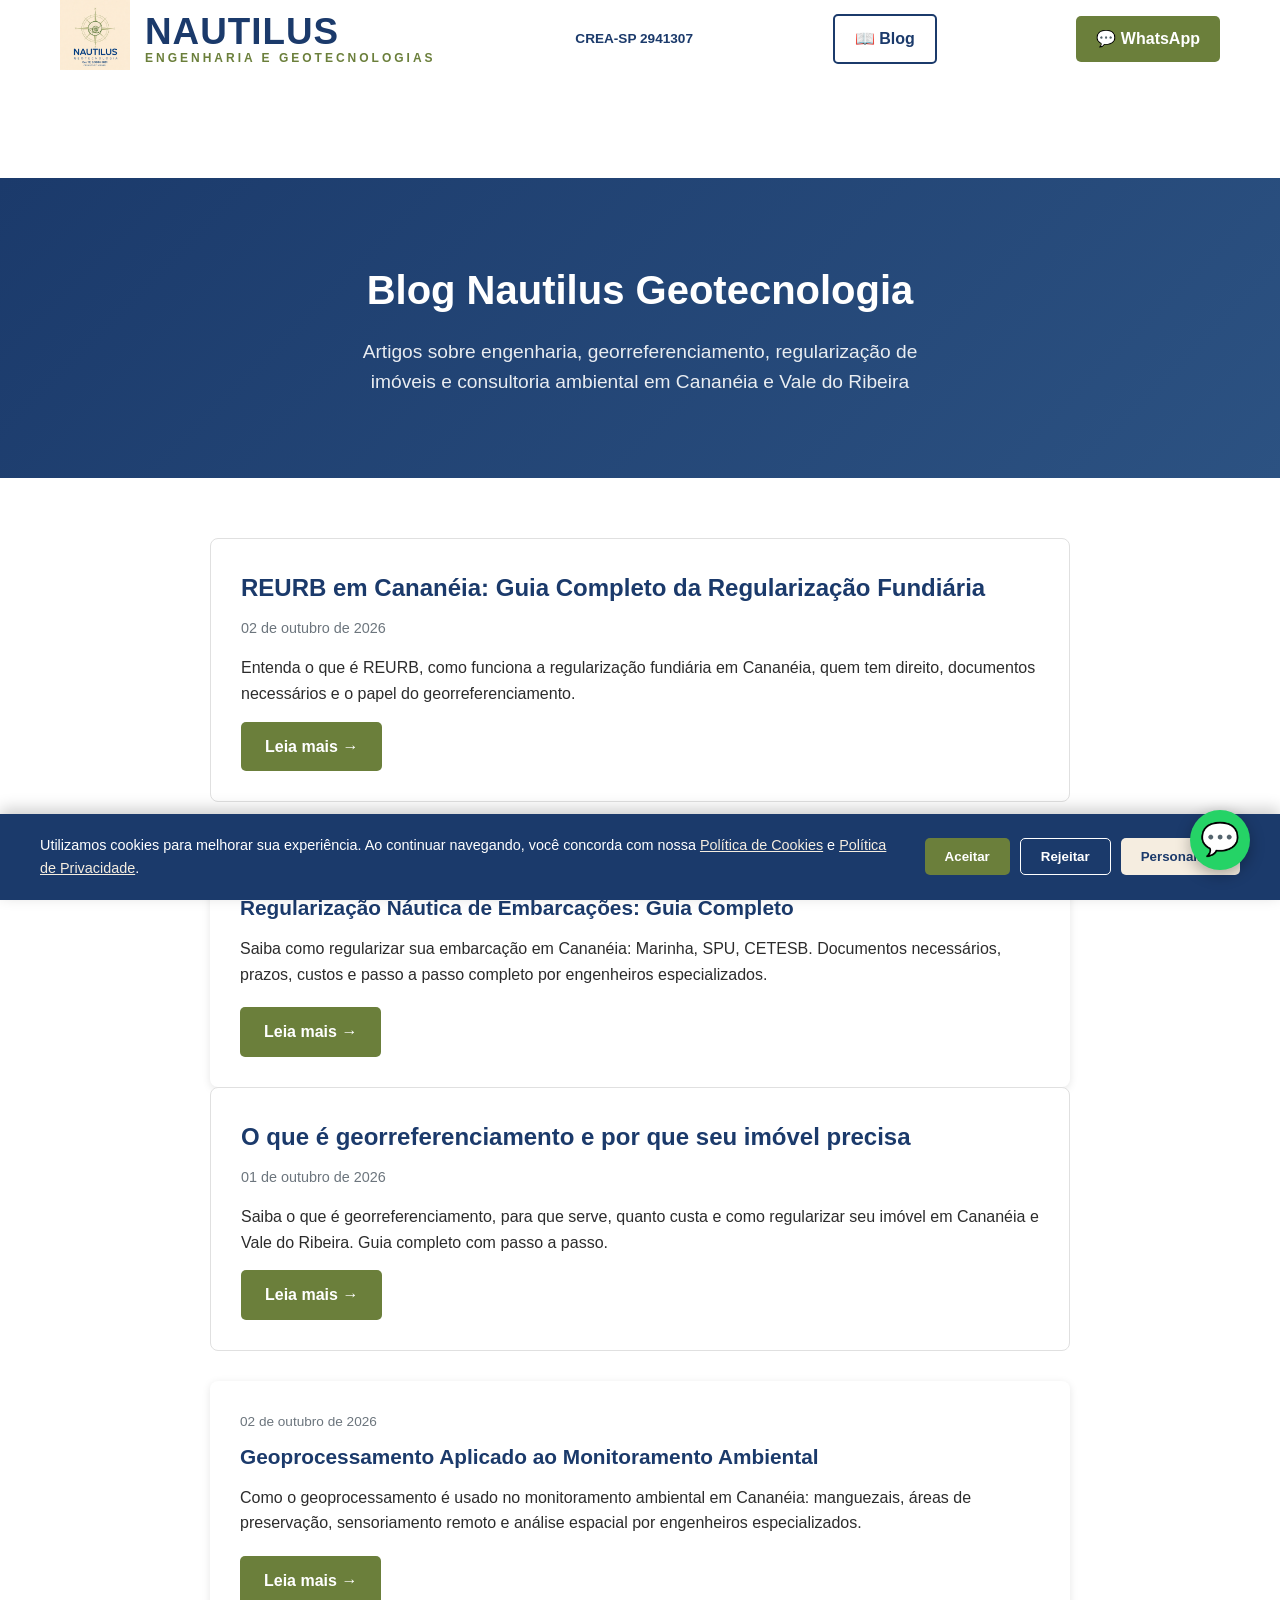
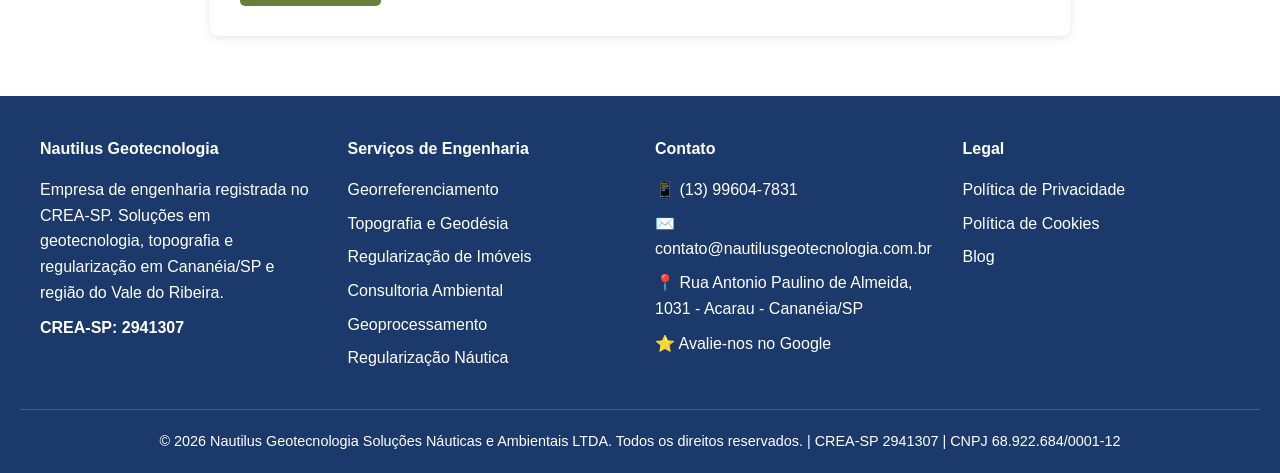
<file: blog/index.html>
<!DOCTYPE html>
<html lang="pt-BR">
<head>
    <meta charset="UTF-8">
    <meta name="viewport" content="width=device-width, initial-scale=1.0">
    <title>Blog | Nautilus Geotecnologia — Artigos sobre Engenharia e Geotecnologia</title>
    <meta name="description" content="Artigos sobre georreferenciamento, regularização de imóveis, topografia, engenharia ambiental e consultoria em Cananéia e Vale do Ribeira.">
    <meta name="keywords" content="blog geotecnologia, artigos engenharia, georreferenciamento, regularização de imóveis, topografia, Cananéia">
    
    <meta http-equiv="X-Content-Type-Options" content="nosniff">
    <meta name="referrer" content="strict-origin-when-cross-origin">
    <meta http-equiv="Content-Security-Policy" content="default-src 'self'; script-src 'self' 'unsafe-inline' 'unsafe-eval' https://cdn.jsdelivr.net https://script.google.com https://www.googletagmanager.com https://www.google.com https://www.google-analytics.com https://region1.google-analytics.com https://static.cloudflareinsights.com; connect-src 'self' https://script.google.com https://script.googleusercontent.com https://www.google-analytics.com https://www.google.com https://region1.google-analytics.com; style-src 'self' 'unsafe-inline' https://fonts.googleapis.com https://cdnjs.cloudflare.com; font-src 'self' https://fonts.gstatic.com https://cdnjs.cloudflare.com; img-src 'self' data: https:; frame-src https://www.google.com;">

    <meta property="og:type" content="website">
    <meta property="og:title" content="Blog | Nautilus Geotecnologia">
    <meta property="og:description" content="Artigos sobre engenharia, georreferenciamento, regularização de imóveis e consultoria ambiental.">
    <meta property="og:url" content="https://www.nautilusgeotecnologia.com.br/blog/">
    <meta property="og:image" content="https://www.nautilusgeotecnologia.com.br/logo.png">

    <meta name="twitter:card" content="summary_large_image">
    <meta name="twitter:title" content="Blog | Nautilus Geotecnologia">
    <meta name="twitter:description" content="Artigos sobre engenharia, georreferenciamento, regularização de imóveis e consultoria ambiental.">
    <meta name="twitter:image" content="https://www.nautilusgeotecnologia.com.br/logo.png">

    <link rel="canonical" href="https://www.nautilusgeotecnologia.com.br/blog/">
    <link rel="icon" type="image/png" href="/logo.png">

    <link rel="preconnect" href="https://fonts.googleapis.com">
    <link rel="preconnect" href="https://fonts.gstatic.com" crossorigin>
    <link href="https://fonts.googleapis.com/css2?family=Montserrat:wght@400;600;700;800&family=Open+Sans:wght@400;500;600&family=Playfair+Display:wght@400;600;700&display=swap" rel="stylesheet">

    <script async src="https://www.googletagmanager.com/gtag/js?id=G-JGMLBPJZ9C"></script>
    <script>
        window['ga-disable-G-JGMLBPJZ9C'] = true;
        window.dataLayer = window.dataLayer || [];
        function gtag(){dataLayer.push(arguments);}
        gtag('js', new Date());
        if (localStorage.getItem('lgpd_aceito') === 'true') {
            window['ga-disable-G-JGMLBPJZ9C'] = false;
            gtag('config', 'G-JGMLBPJZ9C');
        }
    </script>

        <link rel="stylesheet" href="style.css?v=20261002">
</head>
<body>

<header>
    <div class="container header-content">
        <div class="header-brand">
            <div class="logo">
                <a href="/"><img src="/logo.png" alt="Nautilus Geotecnologia - Empresa de Engenharia"></a>
            </div>
            <div class="header-brand-text">
                <span class="header-brand-name">NAUTILUS</span>
                <span class="header-brand-sub">ENGENHARIA E GEOTECNOLOGIAS</span>
            </div>
        </div>
                <div class="header-crea">CREA-SP 2941307</div>
        <a href="/blog/" class="btn-header" style="background: transparent; color: var(--azul-marinho); border: 2px solid var(--azul-marinho);">📖 Blog</a>
        <a href="https://wa.me/5513996047831?text=Ol%C3%A1!%20Vim%20pelo%20site%20da%20Nautilus." class="btn-header" target="_blank" rel="noopener noreferrer">💬 WhatsApp</a>
    </div>
</header>
<section class="blog-hero">
    <h1>Blog Nautilus Geotecnologia</h1>
    <p>Artigos sobre engenharia, georreferenciamento, regularização de imóveis e consultoria ambiental em Cananéia e Vale do Ribeira</p>
</section>

<section class="blog-list">

    <article class="blog-card">
        <h2><a href="/blog/reurb-regularizacao-fundiaria-cananeia.html">REURB em Cananéia: Guia Completo da Regularização Fundiária</a></h2>
        <time datetime="2026-10-02">02 de outubro de 2026</time>
        <p>Entenda o que é REURB, como funciona a regularização fundiária em Cananéia, quem tem direito, documentos necessários e o papel do georreferenciamento.</p>
        <a href="/blog/reurb-regularizacao-fundiaria-cananeia.html" class="btn-blog">Leia mais →</a>
    </article>
    
       <article class="blog-card-home">
        <div class="blog-card-content">
            <time datetime="2026-10-02">02 de outubro de 2026</time>
            <h3><a href="/blog/regularizacao-nautica-embarcacoes.html">Regularização Náutica de Embarcações: Guia Completo</a></h3>
            <p>Saiba como regularizar sua embarcação em Cananéia: Marinha, SPU, CETESB. Documentos necessários, prazos, custos e passo a passo completo por engenheiros especializados.</p>
            <a href="/blog/regularizacao-nautica-embarcacoes.html" class="btn-blog">Leia mais →</a>
        </div>
    </article>
    <article class="blog-card">
        <h2><a href="/blog/o-que-e-georreferenciamento.html">O que é georreferenciamento e por que seu imóvel precisa</a></h2>
        <time datetime="2026-10-01">01 de outubro de 2026</time>
        <p>Saiba o que é georreferenciamento, para que serve, quanto custa e como regularizar seu imóvel em Cananéia e Vale do Ribeira. Guia completo com passo a passo.</p>
        <a href="/blog/o-que-e-georreferenciamento.html" class="btn-blog">Leia mais →</a>
    </article>

        <article class="blog-card-home">
        <div class="blog-card-content">
            <time datetime="2026-10-02">02 de outubro de 2026</time>
            <h3><a href="/blog/geoprocessamento-monitoramento-ambiental.html">Geoprocessamento Aplicado ao Monitoramento Ambiental</a></h3>
            <p>Como o geoprocessamento é usado no monitoramento ambiental em Cananéia: manguezais, áreas de preservação, sensoriamento remoto e análise espacial por engenheiros especializados.</p>
            <a href="/blog/geoprocessamento-monitoramento-ambiental.html" class="btn-blog">Leia mais →</a>
        </div>
    </article>

</section>
<footer>
    <div class="footer-content">
        <div class="footer-col">
            <h4>Nautilus Geotecnologia</h4>
            <p>Empresa de engenharia registrada no CREA-SP. Soluções em geotecnologia, topografia e regularização em Cananéia/SP e região do Vale do Ribeira.</p>
            <p style="margin-top:10px;"><strong>CREA-SP: 2941307</strong></p>
        </div>
        <div class="footer-col">
            <h4>Serviços de Engenharia</h4>
            <a href="/#servicos">Georreferenciamento</a>
            <a href="/#servicos">Topografia e Geodésia</a>
            <a href="/#servicos">Regularização de Imóveis</a>
            <a href="/#servicos">Consultoria Ambiental</a>
            <a href="/#servicos">Geoprocessamento</a>
            <a href="/#servicos">Regularização Náutica</a>
        </div>
        <div class="footer-col">
            <h4>Contato</h4>
            <a href="https://wa.me/5513996047831" target="_blank" rel="noopener noreferrer">📱 (13) 99604-7831</a>
            <a href="mailto:contato@nautilusgeotecnologia.com.br">✉️ contato@nautilusgeotecnologia.com.br</a>
            <p>📍 Rua Antonio Paulino de Almeida, 1031 - Acarau - Cananéia/SP</p>
            <a href="https://g.page/r/CWhlUBIz4V2uEBM/review" target="_blank" rel="noopener noreferrer" style="margin-top:10px;">⭐ Avalie-nos no Google</a>
        </div>
        <div class="footer-col">
            <h4>Legal</h4>
            <a href="/politica-de-privacidade.html">Política de Privacidade</a>
            <a href="/politica-de-cookies.html">Política de Cookies</a>
            <a href="/blog/">Blog</a>
        </div>
    </div>
    <div class="footer-bottom">
        <p>&copy; 2026 Nautilus Geotecnologia Soluções Náuticas e Ambientais LTDA. Todos os direitos reservados. | CREA-SP 2941307 | CNPJ 68.922.684/0001-12</p>
    </div>
</footer>

<a href="https://wa.me/5513996047831?text=Ol%C3%A1!%20Vim%20pelo%20site." class="whatsapp-float" target="_blank" rel="noopener noreferrer" title="Fale conosco no WhatsApp">💬</a>

<div class="lgpd-banner" id="lgpdBanner">
    <div class="lgpd-content">
        <p>Utilizamos cookies para melhorar sua experiência. Ao continuar navegando, você concorda com nossa <a href="/politica-de-cookies.html" style="color:var(--bege-creme); text-decoration:underline;">Política de Cookies</a> e <a href="/politica-de-privacidade.html" style="color:var(--bege-creme); text-decoration:underline;">Política de Privacidade</a>.</p>
        <div class="lgpd-buttons">
            <button class="lgpd-btn aceitar" onclick="aceitarLGPD()">Aceitar</button>
            <button class="lgpd-btn rejeitar" onclick="rejeitarLGPD()">Rejeitar</button>
            <button class="lgpd-btn personalizar" onclick="personalizarLGPD()">Personalizar</button>
        </div>
    </div>
</div>

<script>
    function mostrarLGPD() {
        if (!localStorage.getItem('lgpd_aceito') && !localStorage.getItem('lgpd_rejeitado')) {
            document.getElementById('lgpdBanner').classList.add('show');
        }
    }
    function ativarAnalytics() {
        window['ga-disable-G-JGMLBPJZ9C'] = false;
        gtag('config', 'G-JGMLBPJZ9C');
    }
    function aceitarLGPD() {
        localStorage.setItem('lgpd_aceito', 'true');
        ativarAnalytics();
        document.getElementById('lgpdBanner').classList.remove('show');
    }
    function rejeitarLGPD() {
        localStorage.setItem('lgpd_rejeitado', 'true');
        document.getElementById('lgpdBanner').classList.remove('show');
    }
    function personalizarLGPD() {
        window.location.href = '/politica-de-cookies.html';
    }
    window.addEventListener('load', () => {
        mostrarLGPD();
        if (localStorage.getItem('lgpd_aceito') === 'true') ativarAnalytics();
    });
</script>

</body>
</html>
</file>
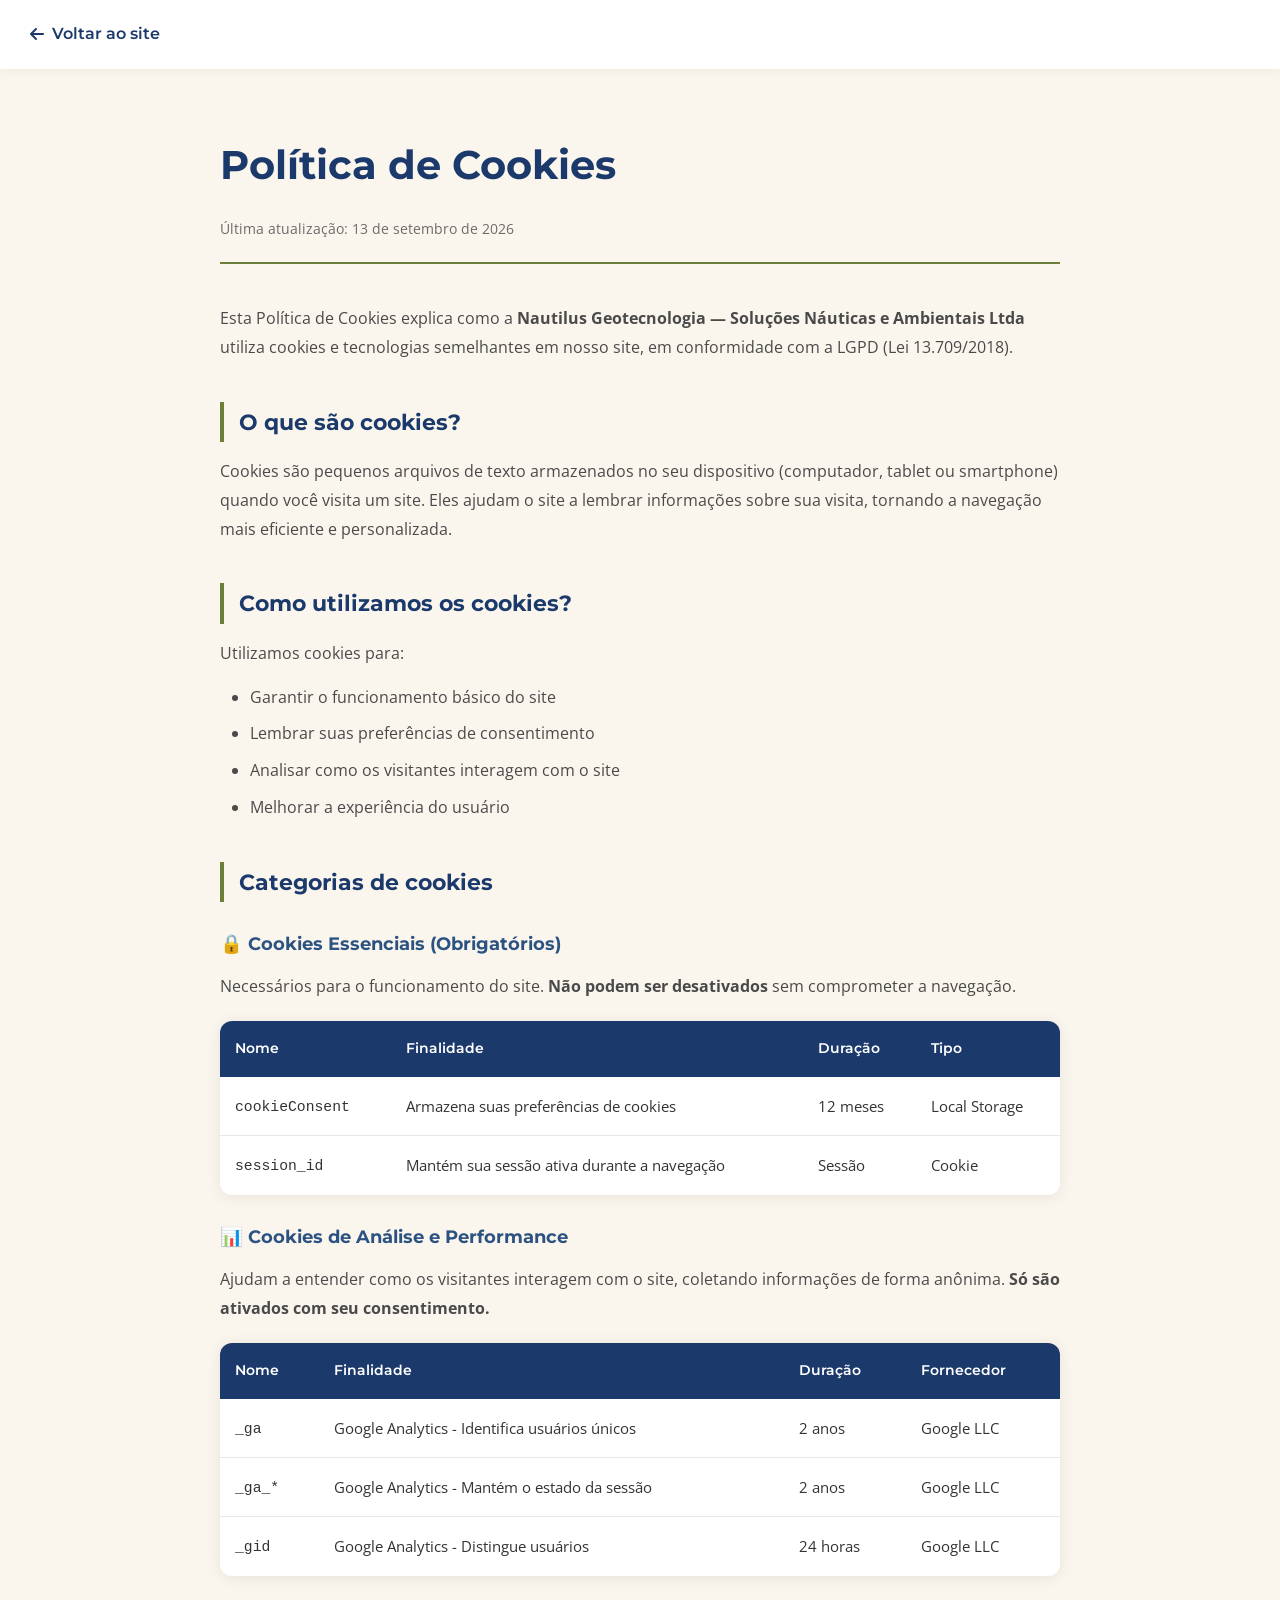
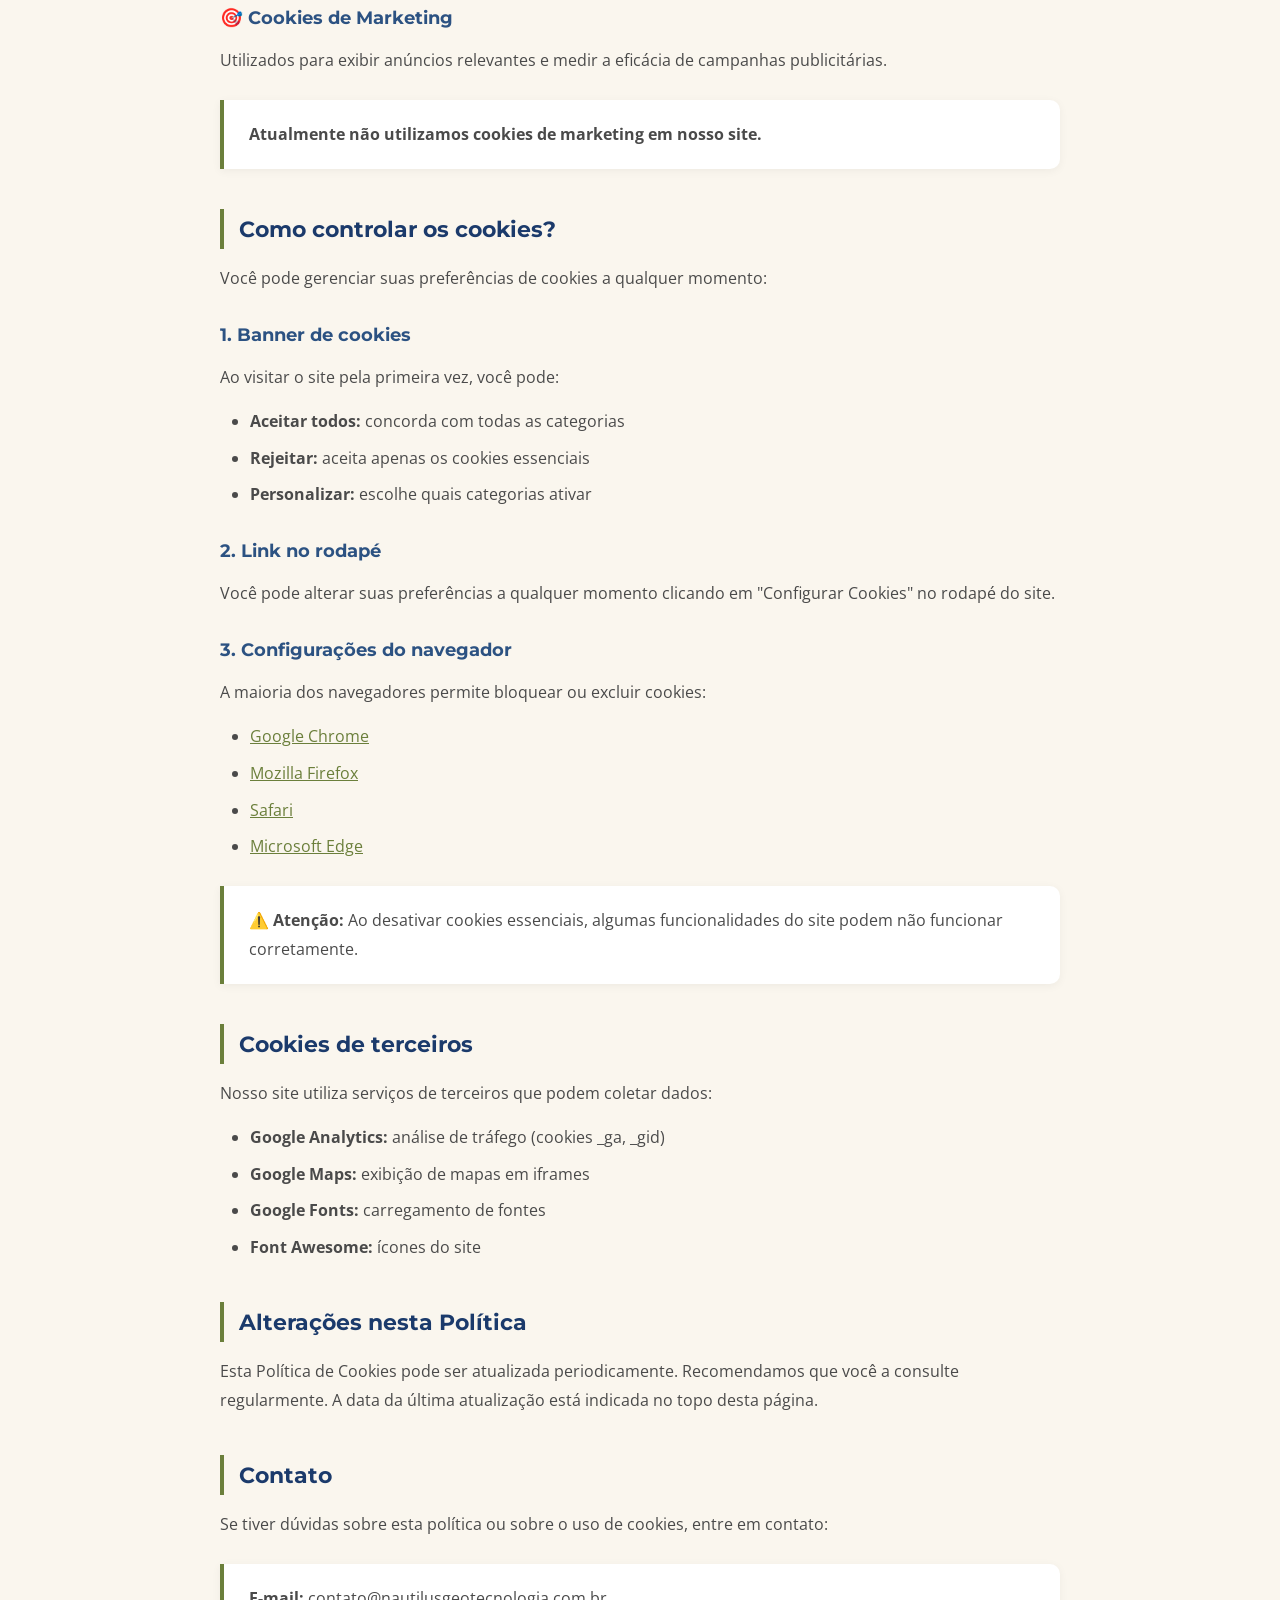
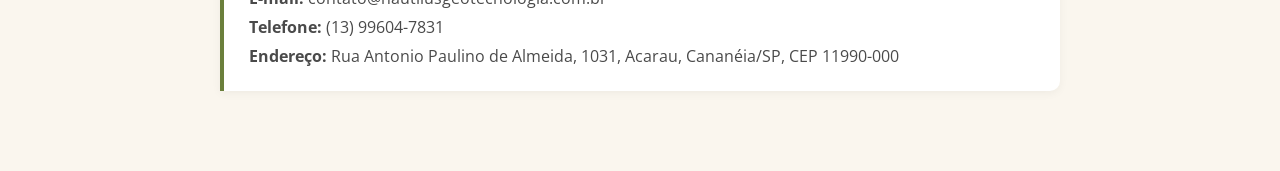
<file: politica-de-cookies.html>
<!DOCTYPE html>
<html lang="pt-BR">
<head>
    <meta charset="UTF-8">
    <meta name="viewport" content="width=device-width, initial-scale=1.0">
    <title>Política de Cookies | Nautilus Geotecnologia</title>
    <meta name="description" content="Política de Cookies da Nautilus Geotecnologia.">
    <meta name="robots" content="noindex, follow">
    <link rel="canonical" href="https://www.nautilusgeotecnologia.com.br/politica-de-cookies.html">
    <link href="https://fonts.googleapis.com/css2?family=Montserrat:wght@400;600;700&family=Open+Sans:wght@400;600&display=swap" rel="stylesheet">
    <link rel="stylesheet" href="https://cdnjs.cloudflare.com/ajax/libs/font-awesome/6.4.0/css/all.min.css">
    <style>
        * { margin: 0; padding: 0; box-sizing: border-box; }
        body {
            font-family: 'Open Sans', sans-serif;
            color: #333;
            line-height: 1.8;
            background: #FAF6EE;
        }
        .header-mini {
            background: white;
            padding: 20px 30px;
            box-shadow: 0 2px 10px rgba(0,0,0,0.05);
            position: sticky;
            top: 0;
            z-index: 100;
        }
        .header-mini a {
            color: #1B3A6B;
            text-decoration: none;
            font-family: 'Montserrat', sans-serif;
            font-weight: 600;
            display: inline-flex;
            align-items: center;
            gap: 8px;
        }
        .header-mini a:hover { color: #6B7F3B; }
        .container {
            max-width: 900px;
            margin: 0 auto;
            padding: 60px 30px;
        }
        h1 {
            font-family: 'Montserrat', sans-serif;
            color: #1B3A6B;
            font-size: 2.5rem;
            margin-bottom: 15px;
        }
        .last-update {
            color: #6B6B6B;
            font-size: 0.9rem;
            margin-bottom: 40px;
            padding-bottom: 20px;
            border-bottom: 2px solid #6B7F3B;
        }
        h2 {
            font-family: 'Montserrat', sans-serif;
            color: #1B3A6B;
            font-size: 1.4rem;
            margin: 40px 0 15px;
            padding-left: 15px;
            border-left: 4px solid #6B7F3B;
        }
        h3 {
            font-family: 'Montserrat', sans-serif;
            color: #2C5282;
            font-size: 1.15rem;
            margin: 25px 0 12px;
        }
        p { margin-bottom: 15px; color: #4a4a4a; }
        ul { margin: 15px 0 15px 30px; }
        li { margin-bottom: 8px; color: #4a4a4a; }
        a { color: #6B7F3B; }
        table {
            width: 100%;
            border-collapse: collapse;
            margin: 20px 0;
            background: white;
            border-radius: 12px;
            overflow: hidden;
            box-shadow: 0 2px 15px rgba(0,0,0,0.08);
        }
        th {
            background: #1B3A6B;
            color: white;
            padding: 15px;
            text-align: left;
            font-family: 'Montserrat', sans-serif;
            font-weight: 600;
            font-size: 0.9rem;
        }
        td {
            padding: 15px;
            border-bottom: 1px solid #e5e7eb;
            font-size: 0.92rem;
        }
        tr:last-child td { border-bottom: none; }
        .info-box {
            background: white;
            border-left: 4px solid #6B7F3B;
            padding: 20px 25px;
            border-radius: 0 10px 10px 0;
            margin: 25px 0;
            box-shadow: 0 2px 10px rgba(0,0,0,0.05);
        }
        .info-box p { margin: 0; }
    </style>
</head>
<body>
    <div class="header-mini">
        <a href="/"><i class="fas fa-arrow-left"></i> Voltar ao site</a>
    </div>

    <div class="container">
        <h1>Política de Cookies</h1>
        <p class="last-update">Última atualização: 13 de setembro de 2026</p>

        <p>Esta Política de Cookies explica como a <strong>Nautilus Geotecnologia — Soluções Náuticas e Ambientais Ltda</strong> utiliza cookies e tecnologias semelhantes em nosso site, em conformidade com a LGPD (Lei 13.709/2018).</p>

        <h2>O que são cookies?</h2>
        <p>Cookies são pequenos arquivos de texto armazenados no seu dispositivo (computador, tablet ou smartphone) quando você visita um site. Eles ajudam o site a lembrar informações sobre sua visita, tornando a navegação mais eficiente e personalizada.</p>

        <h2>Como utilizamos os cookies?</h2>
        <p>Utilizamos cookies para:</p>
        <ul>
            <li>Garantir o funcionamento básico do site</li>
            <li>Lembrar suas preferências de consentimento</li>
            <li>Analisar como os visitantes interagem com o site</li>
            <li>Melhorar a experiência do usuário</li>
        </ul>

        <h2>Categorias de cookies</h2>

        <h3>🔒 Cookies Essenciais (Obrigatórios)</h3>
        <p>Necessários para o funcionamento do site. <strong>Não podem ser desativados</strong> sem comprometer a navegação.</p>
        <table>
            <thead>
                <tr>
                    <th>Nome</th>
                    <th>Finalidade</th>
                    <th>Duração</th>
                    <th>Tipo</th>
                </tr>
            </thead>
            <tbody>
                <tr>
                    <td><code>cookieConsent</code></td>
                    <td>Armazena suas preferências de cookies</td>
                    <td>12 meses</td>
                    <td>Local Storage</td>
                </tr>
                <tr>
                    <td><code>session_id</code></td>
                    <td>Mantém sua sessão ativa durante a navegação</td>
                    <td>Sessão</td>
                    <td>Cookie</td>
                </tr>
            </tbody>
        </table>

        <h3>📊 Cookies de Análise e Performance</h3>
        <p>Ajudam a entender como os visitantes interagem com o site, coletando informações de forma anônima. <strong>Só são ativados com seu consentimento.</strong></p>
        <table>
            <thead>
                <tr>
                    <th>Nome</th>
                    <th>Finalidade</th>
                    <th>Duração</th>
                    <th>Fornecedor</th>
                </tr>
            </thead>
            <tbody>
                <tr>
                    <td><code>_ga</code></td>
                    <td>Google Analytics - Identifica usuários únicos</td>
                    <td>2 anos</td>
                    <td>Google LLC</td>
                </tr>
                <tr>
                    <td><code>_ga_*</code></td>
                    <td>Google Analytics - Mantém o estado da sessão</td>
                    <td>2 anos</td>
                    <td>Google LLC</td>
                </tr>
                <tr>
                    <td><code>_gid</code></td>
                    <td>Google Analytics - Distingue usuários</td>
                    <td>24 horas</td>
                    <td>Google LLC</td>
                </tr>
            </tbody>
        </table>

        <h3>🎯 Cookies de Marketing</h3>
        <p>Utilizados para exibir anúncios relevantes e medir a eficácia de campanhas publicitárias.</p>
        <div class="info-box">
            <p><strong>Atualmente não utilizamos cookies de marketing em nosso site.</strong></p>
        </div>

        <h2>Como controlar os cookies?</h2>
        <p>Você pode gerenciar suas preferências de cookies a qualquer momento:</p>

        <h3>1. Banner de cookies</h3>
        <p>Ao visitar o site pela primeira vez, você pode:</p>
        <ul>
            <li><strong>Aceitar todos:</strong> concorda com todas as categorias</li>
            <li><strong>Rejeitar:</strong> aceita apenas os cookies essenciais</li>
            <li><strong>Personalizar:</strong> escolhe quais categorias ativar</li>
        </ul>

        <h3>2. Link no rodapé</h3>
        <p>Você pode alterar suas preferências a qualquer momento clicando em "Configurar Cookies" no rodapé do site.</p>

        <h3>3. Configurações do navegador</h3>
        <p>A maioria dos navegadores permite bloquear ou excluir cookies:</p>
        <ul>
            <li><a href="https://support.google.com/chrome/answer/95647" target="_blank">Google Chrome</a></li>
            <li><a href="https://support.mozilla.org/pt-BR/kb/gerencie-configuracoes-de-armazenamento-local-de-sites" target="_blank">Mozilla Firefox</a></li>
            <li><a href="https://support.apple.com/pt-br/guide/safari/sfri11471/mac" target="_blank">Safari</a></li>
            <li><a href="https://support.microsoft.com/pt-br/microsoft-edge" target="_blank">Microsoft Edge</a></li>
        </ul>

        <div class="info-box">
            <p><strong>⚠️ Atenção:</strong> Ao desativar cookies essenciais, algumas funcionalidades do site podem não funcionar corretamente.</p>
        </div>

        <h2>Cookies de terceiros</h2>
        <p>Nosso site utiliza serviços de terceiros que podem coletar dados:</p>
        <ul>
            <li><strong>Google Analytics:</strong> análise de tráfego (cookies _ga, _gid)</li>
            <li><strong>Google Maps:</strong> exibição de mapas em iframes</li>
            <li><strong>Google Fonts:</strong> carregamento de fontes</li>
            <li><strong>Font Awesome:</strong> ícones do site</li>
        </ul>

        <h2>Alterações nesta Política</h2>
        <p>Esta Política de Cookies pode ser atualizada periodicamente. Recomendamos que você a consulte regularmente. A data da última atualização está indicada no topo desta página.</p>

        <h2>Contato</h2>
        <p>Se tiver dúvidas sobre esta política ou sobre o uso de cookies, entre em contato:</p>
        <div class="info-box">
            <p><strong>E-mail:</strong> contato@nautilusgeotecnologia.com.br<br>
            <strong>Telefone:</strong> (13) 99604-7831<br>
            <strong>Endereço:</strong> Rua Antonio Paulino de Almeida, 1031, Acarau, Cananéia/SP, CEP 11990-000</p>
        </div>
    </div>
</body>
</html>
</file>
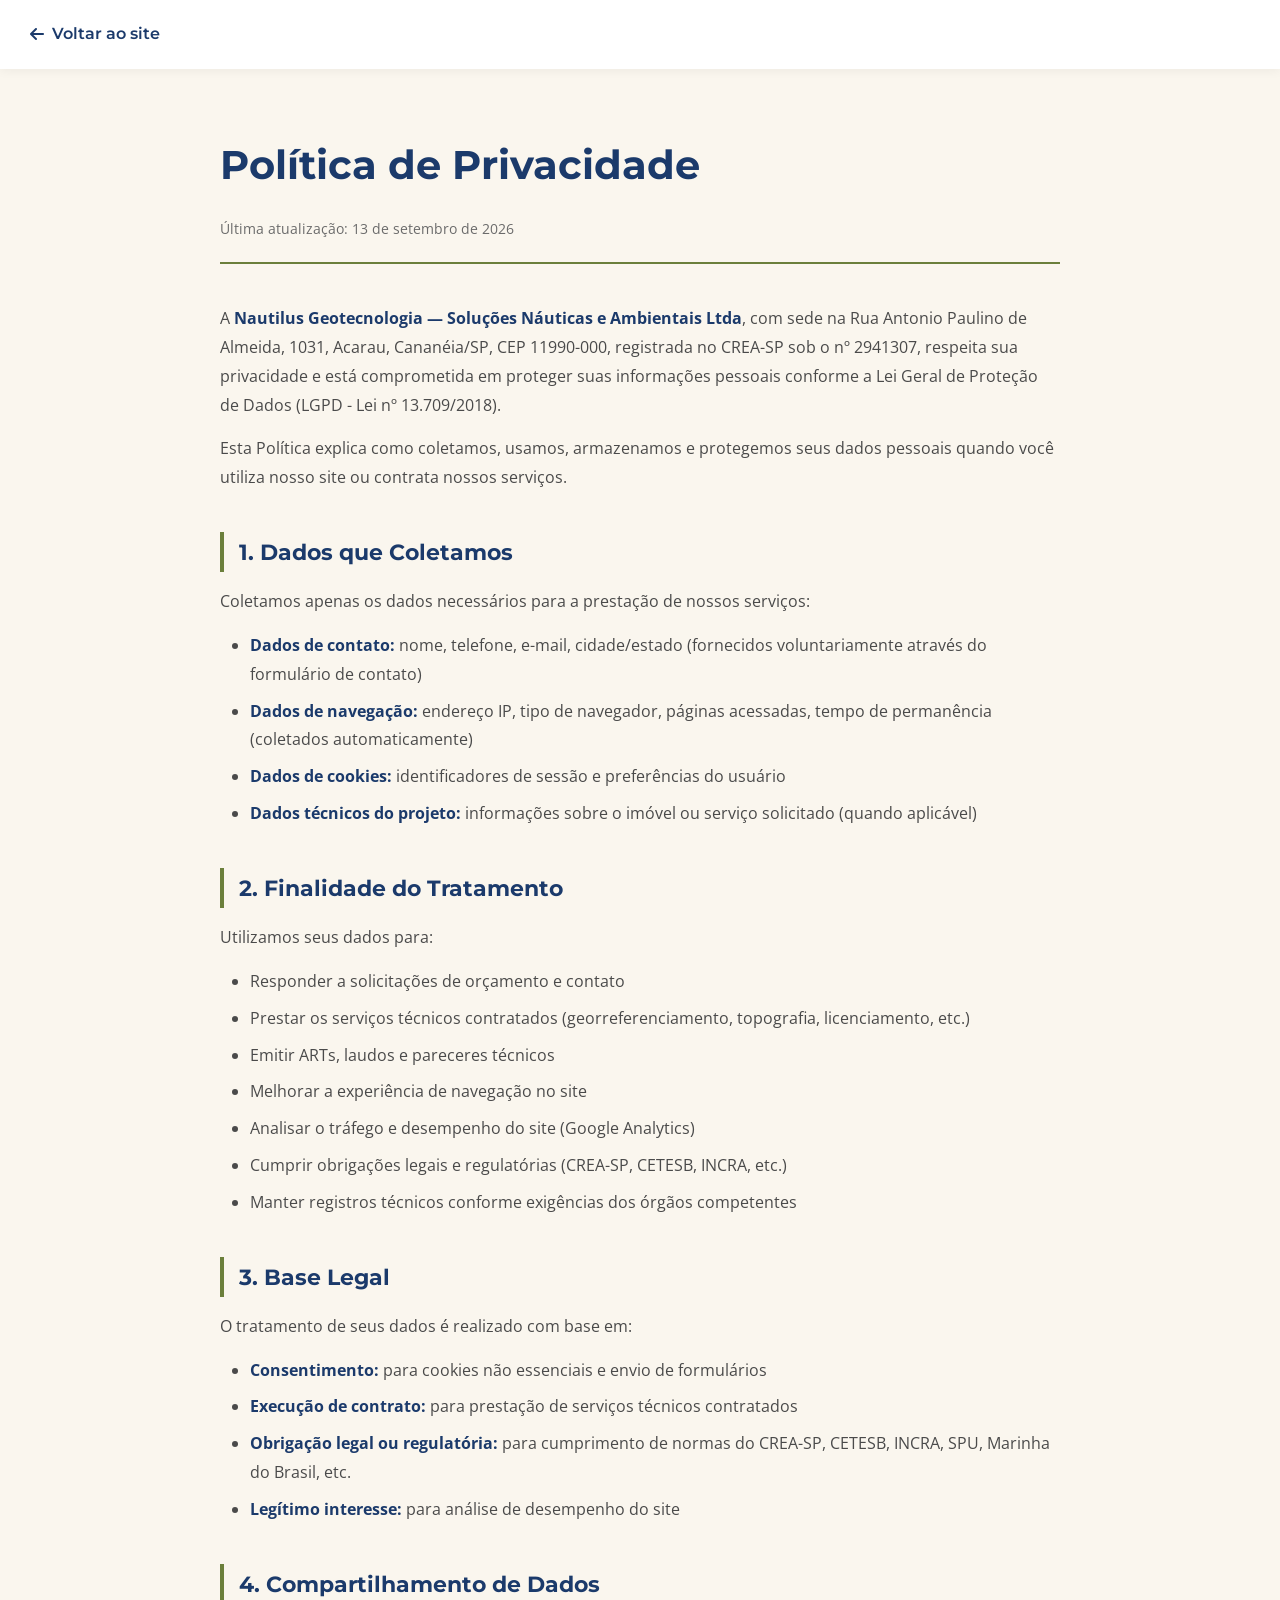
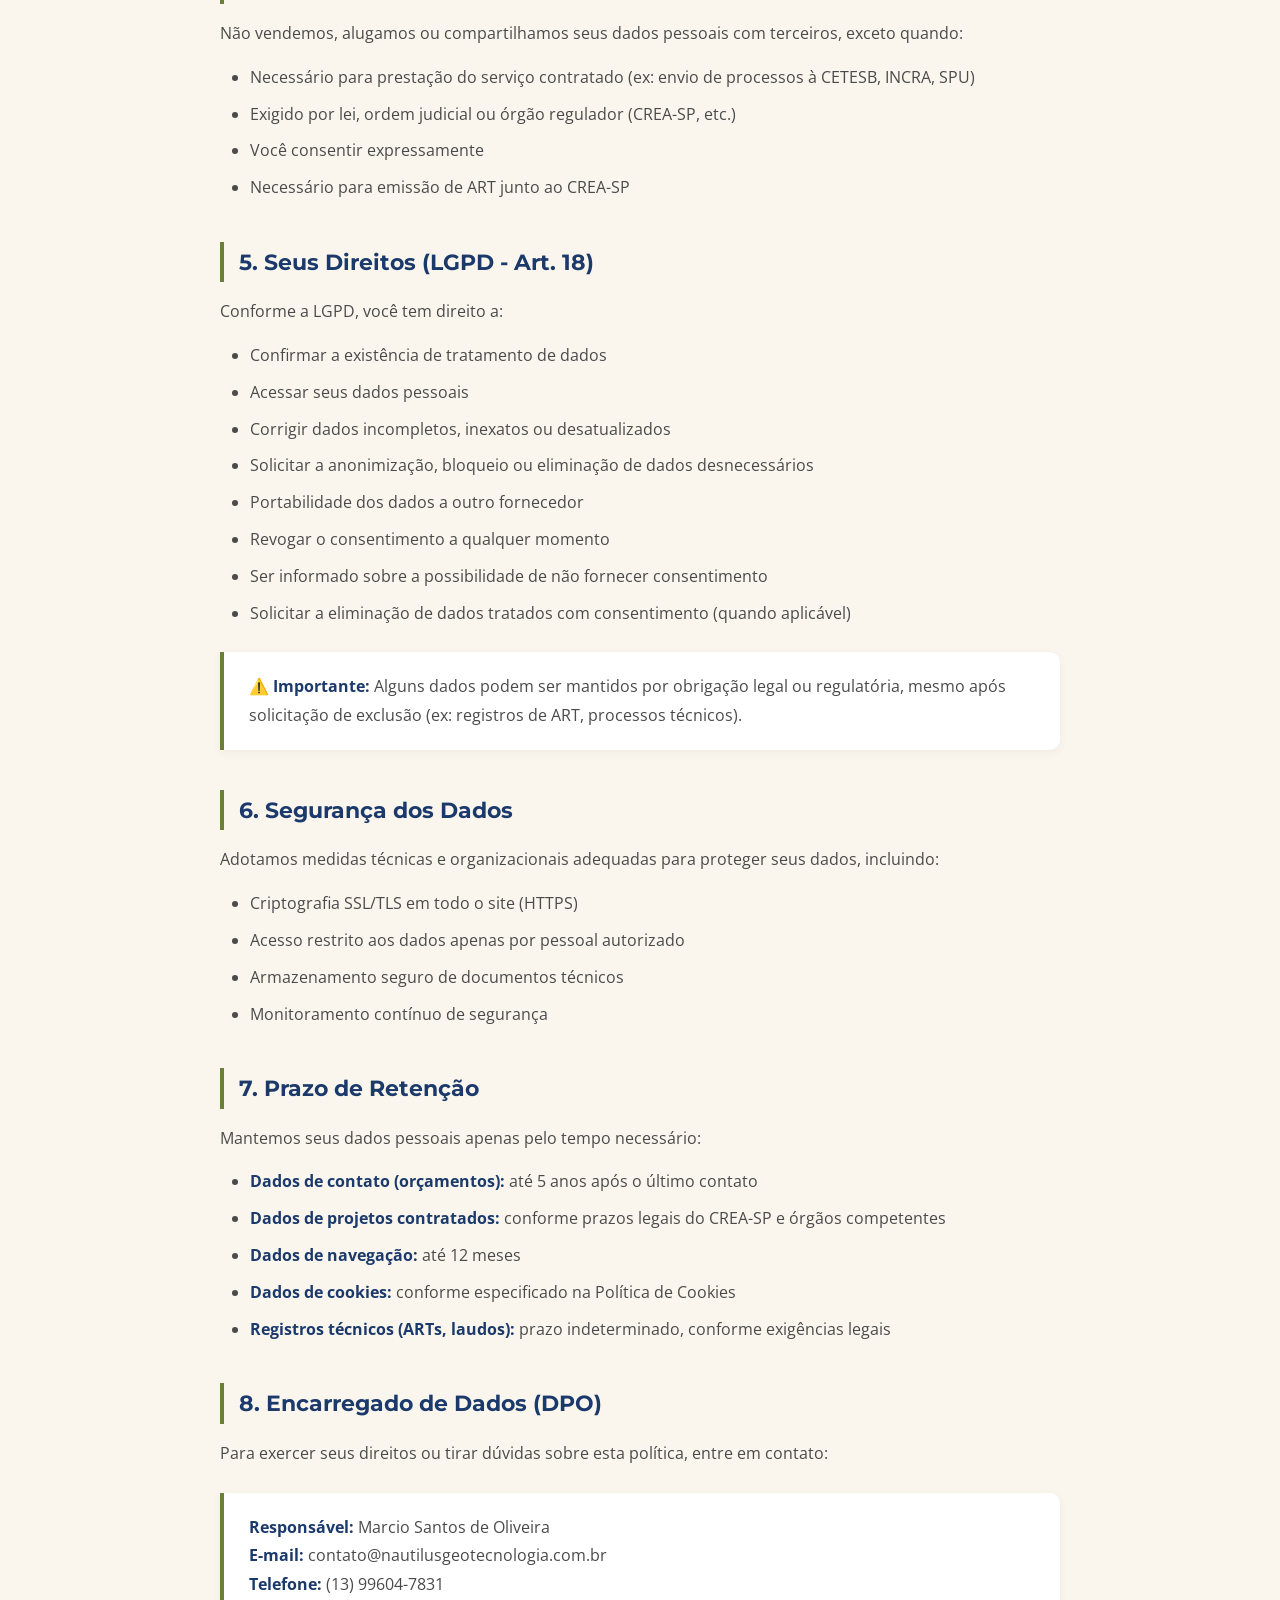
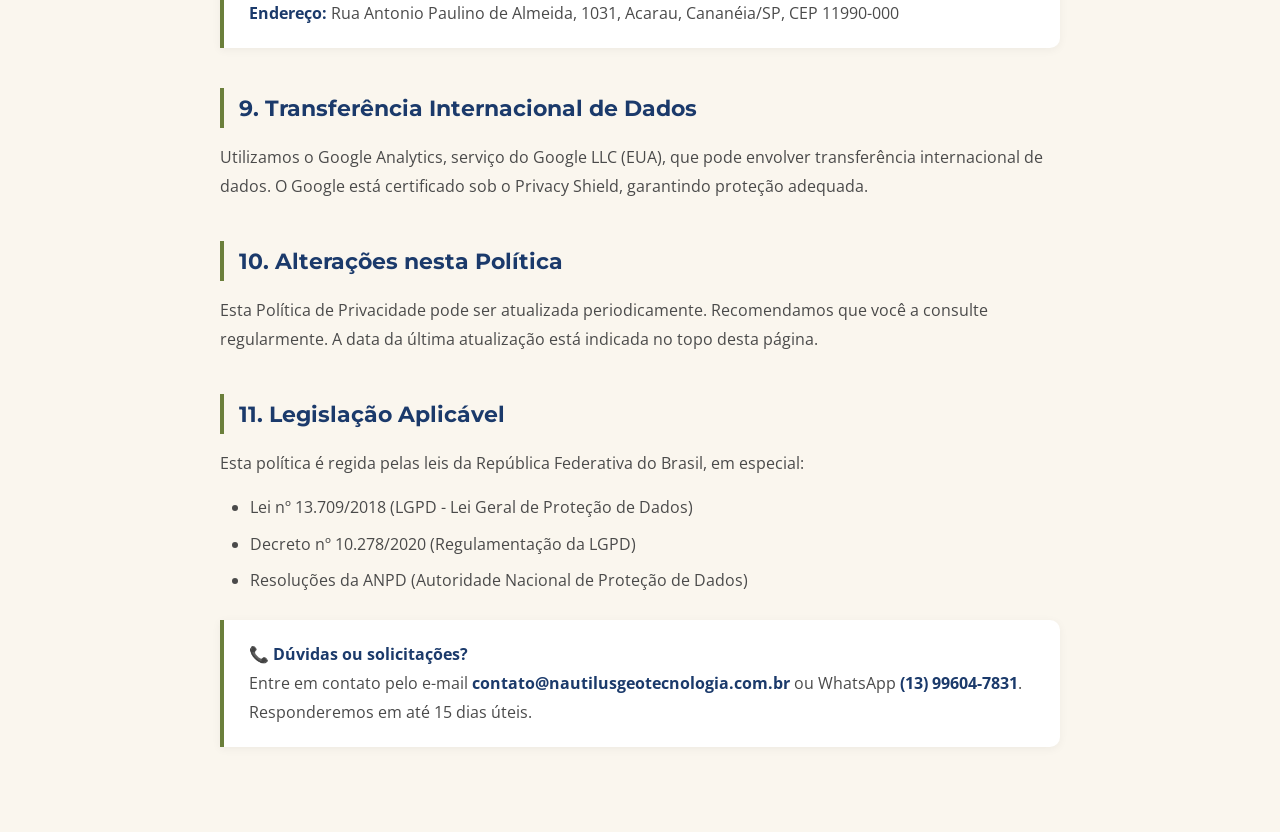
<file: politica-de-privacidade.html>
<!DOCTYPE html>
<html lang="pt-BR">
<head>
    <meta charset="UTF-8">
    <meta name="viewport" content="width=device-width, initial-scale=1.0">
    <title>Política de Privacidade | Nautilus Geotecnologia</title>
    <meta name="description" content="Política de Privacidade da Nautilus Geotecnologia - Soluções Náuticas e Ambientais Ltda.">
    <meta name="robots" content="noindex, follow">
    <link rel="canonical" href="https://www.nautilusgeotecnologia.com.br/politica-de-privacidade.html">
    <link href="https://fonts.googleapis.com/css2?family=Montserrat:wght@400;600;700&family=Open+Sans:wght@400;600&display=swap" rel="stylesheet">
    <link rel="stylesheet" href="https://cdnjs.cloudflare.com/ajax/libs/font-awesome/6.4.0/css/all.min.css">
    <style>
        * { margin: 0; padding: 0; box-sizing: border-box; }
        body {
            font-family: 'Open Sans', sans-serif;
            color: #333;
            line-height: 1.8;
            background: #FAF6EE;
        }
        .header-mini {
            background: white;
            padding: 20px 30px;
            box-shadow: 0 2px 10px rgba(0,0,0,0.05);
            position: sticky;
            top: 0;
            z-index: 100;
        }
        .header-mini a {
            color: #1B3A6B;
            text-decoration: none;
            font-family: 'Montserrat', sans-serif;
            font-weight: 600;
            display: inline-flex;
            align-items: center;
            gap: 8px;
        }
        .header-mini a:hover { color: #6B7F3B; }
        .container {
            max-width: 900px;
            margin: 0 auto;
            padding: 60px 30px;
        }
        h1 {
            font-family: 'Montserrat', sans-serif;
            color: #1B3A6B;
            font-size: 2.5rem;
            margin-bottom: 15px;
        }
        .last-update {
            color: #6B6B6B;
            font-size: 0.9rem;
            margin-bottom: 40px;
            padding-bottom: 20px;
            border-bottom: 2px solid #6B7F3B;
        }
        h2 {
            font-family: 'Montserrat', sans-serif;
            color: #1B3A6B;
            font-size: 1.4rem;
            margin: 40px 0 15px;
            padding-left: 15px;
            border-left: 4px solid #6B7F3B;
        }
        p { margin-bottom: 15px; color: #4a4a4a; }
        ul { margin: 15px 0 15px 30px; }
        li { margin-bottom: 8px; color: #4a4a4a; }
        strong { color: #1B3A6B; }
        .info-box {
            background: white;
            border-left: 4px solid #6B7F3B;
            padding: 20px 25px;
            border-radius: 0 10px 10px 0;
            margin: 25px 0;
            box-shadow: 0 2px 10px rgba(0,0,0,0.05);
        }
        .info-box p { margin: 0; }
    </style>
</head>
<body>
    <div class="header-mini">
        <a href="/"><i class="fas fa-arrow-left"></i> Voltar ao site</a>
    </div>

    <div class="container">
        <h1>Política de Privacidade</h1>
        <p class="last-update">Última atualização: 13 de setembro de 2026</p>

        <p>A <strong>Nautilus Geotecnologia — Soluções Náuticas e Ambientais Ltda</strong>, com sede na Rua Antonio Paulino de Almeida, 1031, Acarau, Cananéia/SP, CEP 11990-000, registrada no CREA-SP sob o nº 2941307, respeita sua privacidade e está comprometida em proteger suas informações pessoais conforme a Lei Geral de Proteção de Dados (LGPD - Lei nº 13.709/2018).</p>

        <p>Esta Política explica como coletamos, usamos, armazenamos e protegemos seus dados pessoais quando você utiliza nosso site ou contrata nossos serviços.</p>

        <h2>1. Dados que Coletamos</h2>
        <p>Coletamos apenas os dados necessários para a prestação de nossos serviços:</p>
        <ul>
            <li><strong>Dados de contato:</strong> nome, telefone, e-mail, cidade/estado (fornecidos voluntariamente através do formulário de contato)</li>
            <li><strong>Dados de navegação:</strong> endereço IP, tipo de navegador, páginas acessadas, tempo de permanência (coletados automaticamente)</li>
            <li><strong>Dados de cookies:</strong> identificadores de sessão e preferências do usuário</li>
            <li><strong>Dados técnicos do projeto:</strong> informações sobre o imóvel ou serviço solicitado (quando aplicável)</li>
        </ul>

        <h2>2. Finalidade do Tratamento</h2>
        <p>Utilizamos seus dados para:</p>
        <ul>
            <li>Responder a solicitações de orçamento e contato</li>
            <li>Prestar os serviços técnicos contratados (georreferenciamento, topografia, licenciamento, etc.)</li>
            <li>Emitir ARTs, laudos e pareceres técnicos</li>
            <li>Melhorar a experiência de navegação no site</li>
            <li>Analisar o tráfego e desempenho do site (Google Analytics)</li>
            <li>Cumprir obrigações legais e regulatórias (CREA-SP, CETESB, INCRA, etc.)</li>
            <li>Manter registros técnicos conforme exigências dos órgãos competentes</li>
        </ul>

        <h2>3. Base Legal</h2>
        <p>O tratamento de seus dados é realizado com base em:</p>
        <ul>
            <li><strong>Consentimento:</strong> para cookies não essenciais e envio de formulários</li>
            <li><strong>Execução de contrato:</strong> para prestação de serviços técnicos contratados</li>
            <li><strong>Obrigação legal ou regulatória:</strong> para cumprimento de normas do CREA-SP, CETESB, INCRA, SPU, Marinha do Brasil, etc.</li>
            <li><strong>Legítimo interesse:</strong> para análise de desempenho do site</li>
        </ul>

        <h2>4. Compartilhamento de Dados</h2>
        <p>Não vendemos, alugamos ou compartilhamos seus dados pessoais com terceiros, exceto quando:</p>
        <ul>
            <li>Necessário para prestação do serviço contratado (ex: envio de processos à CETESB, INCRA, SPU)</li>
            <li>Exigido por lei, ordem judicial ou órgão regulador (CREA-SP, etc.)</li>
            <li>Você consentir expressamente</li>
            <li>Necessário para emissão de ART junto ao CREA-SP</li>
        </ul>

        <h2>5. Seus Direitos (LGPD - Art. 18)</h2>
        <p>Conforme a LGPD, você tem direito a:</p>
        <ul>
            <li>Confirmar a existência de tratamento de dados</li>
            <li>Acessar seus dados pessoais</li>
            <li>Corrigir dados incompletos, inexatos ou desatualizados</li>
            <li>Solicitar a anonimização, bloqueio ou eliminação de dados desnecessários</li>
            <li>Portabilidade dos dados a outro fornecedor</li>
            <li>Revogar o consentimento a qualquer momento</li>
            <li>Ser informado sobre a possibilidade de não fornecer consentimento</li>
            <li>Solicitar a eliminação de dados tratados com consentimento (quando aplicável)</li>
        </ul>

        <div class="info-box">
            <p><strong>⚠️ Importante:</strong> Alguns dados podem ser mantidos por obrigação legal ou regulatória, mesmo após solicitação de exclusão (ex: registros de ART, processos técnicos).</p>
        </div>

        <h2>6. Segurança dos Dados</h2>
        <p>Adotamos medidas técnicas e organizacionais adequadas para proteger seus dados, incluindo:</p>
        <ul>
            <li>Criptografia SSL/TLS em todo o site (HTTPS)</li>
            <li>Acesso restrito aos dados apenas por pessoal autorizado</li>
            <li>Armazenamento seguro de documentos técnicos</li>
            <li>Monitoramento contínuo de segurança</li>
        </ul>

        <h2>7. Prazo de Retenção</h2>
        <p>Mantemos seus dados pessoais apenas pelo tempo necessário:</p>
        <ul>
            <li><strong>Dados de contato (orçamentos):</strong> até 5 anos após o último contato</li>
            <li><strong>Dados de projetos contratados:</strong> conforme prazos legais do CREA-SP e órgãos competentes</li>
            <li><strong>Dados de navegação:</strong> até 12 meses</li>
            <li><strong>Dados de cookies:</strong> conforme especificado na Política de Cookies</li>
            <li><strong>Registros técnicos (ARTs, laudos):</strong> prazo indeterminado, conforme exigências legais</li>
        </ul>

        <h2>8. Encarregado de Dados (DPO)</h2>
        <p>Para exercer seus direitos ou tirar dúvidas sobre esta política, entre em contato:</p>
        <div class="info-box">
            <p><strong>Responsável:</strong> Marcio Santos de Oliveira<br>
            <strong>E-mail:</strong> contato@nautilusgeotecnologia.com.br<br>
            <strong>Telefone:</strong> (13) 99604-7831<br>
            <strong>Endereço:</strong> Rua Antonio Paulino de Almeida, 1031, Acarau, Cananéia/SP, CEP 11990-000</p>
        </div>

        <h2>9. Transferência Internacional de Dados</h2>
        <p>Utilizamos o Google Analytics, serviço do Google LLC (EUA), que pode envolver transferência internacional de dados. O Google está certificado sob o Privacy Shield, garantindo proteção adequada.</p>

        <h2>10. Alterações nesta Política</h2>
        <p>Esta Política de Privacidade pode ser atualizada periodicamente. Recomendamos que você a consulte regularmente. A data da última atualização está indicada no topo desta página.</p>

        <h2>11. Legislação Aplicável</h2>
        <p>Esta política é regida pelas leis da República Federativa do Brasil, em especial:</p>
        <ul>
            <li>Lei nº 13.709/2018 (LGPD - Lei Geral de Proteção de Dados)</li>
            <li>Decreto nº 10.278/2020 (Regulamentação da LGPD)</li>
            <li>Resoluções da ANPD (Autoridade Nacional de Proteção de Dados)</li>
        </ul>

        <div class="info-box">
            <p><strong>📞 Dúvidas ou solicitações?</strong><br>
            Entre em contato pelo e-mail <strong>contato@nautilusgeotecnologia.com.br</strong> ou WhatsApp <strong>(13) 99604-7831</strong>. Responderemos em até 15 dias úteis.</p>
        </div>
    </div>
</body>
</html>
</file>
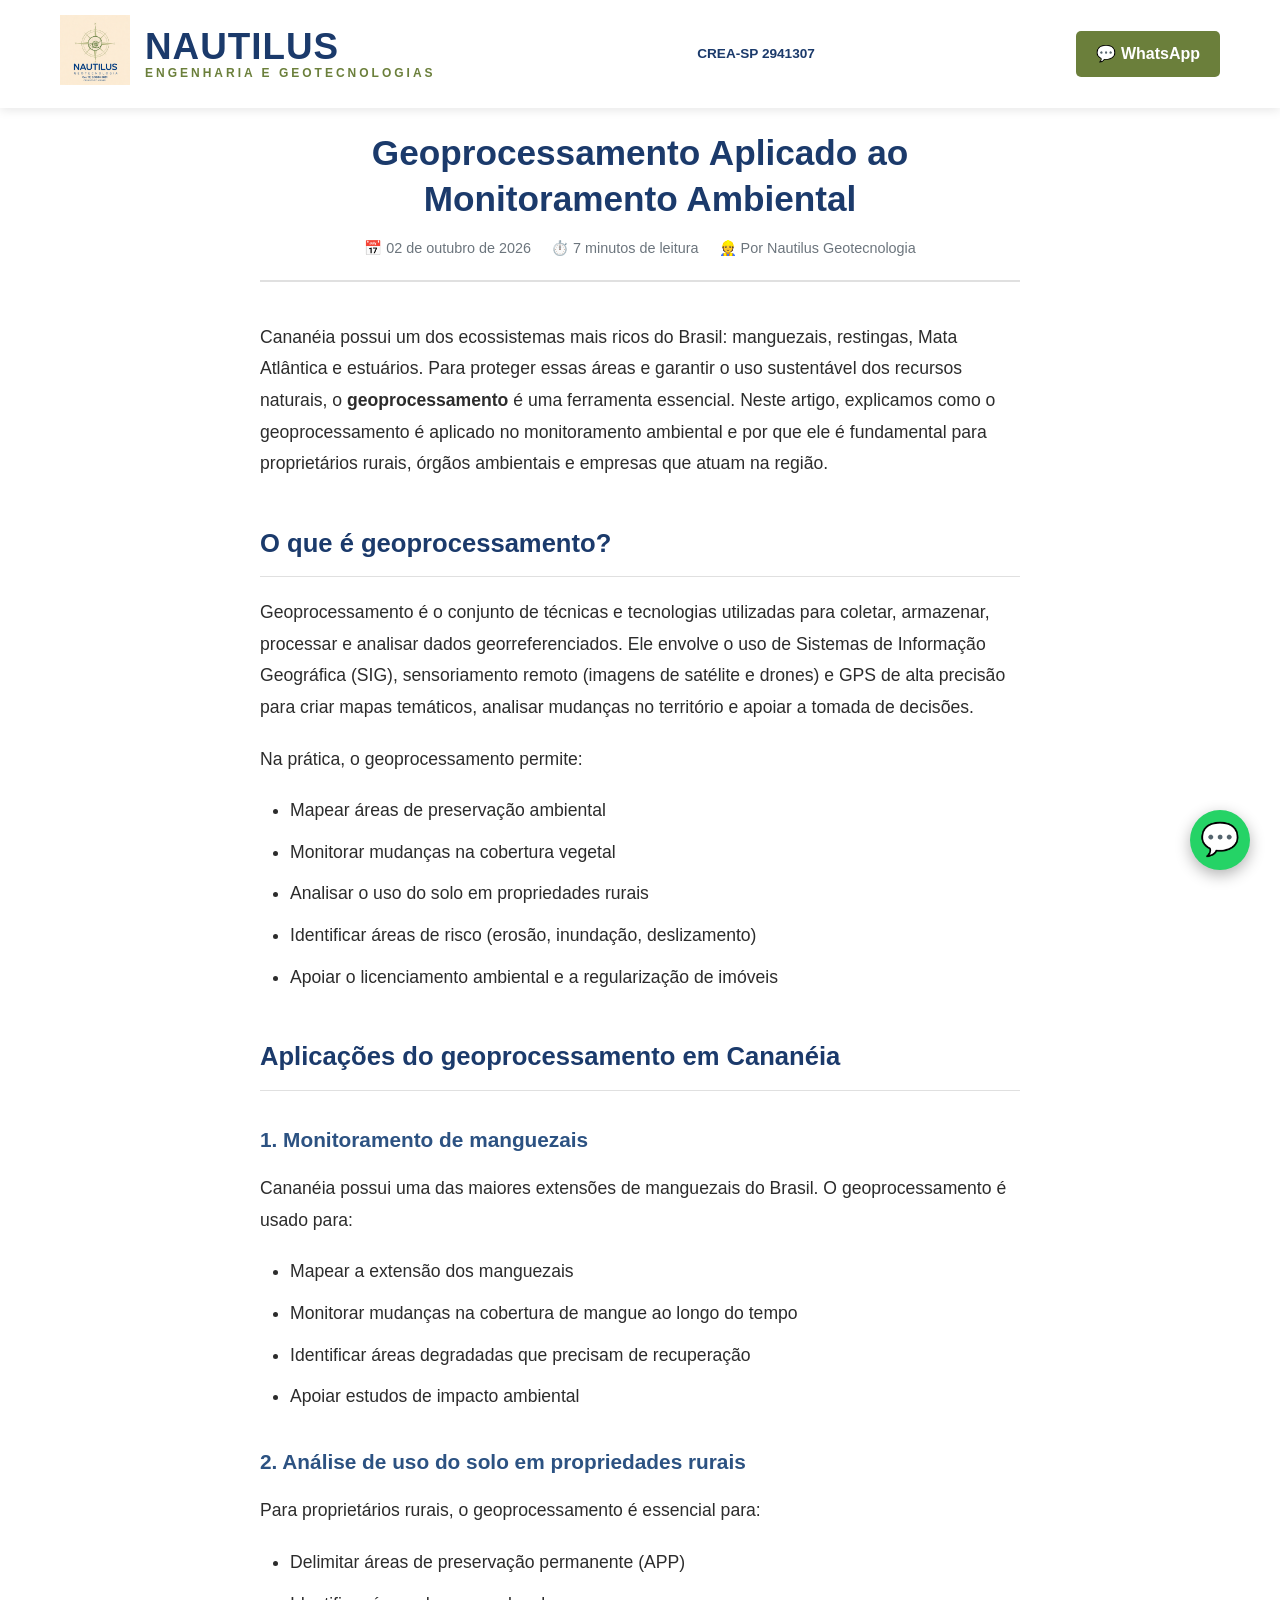
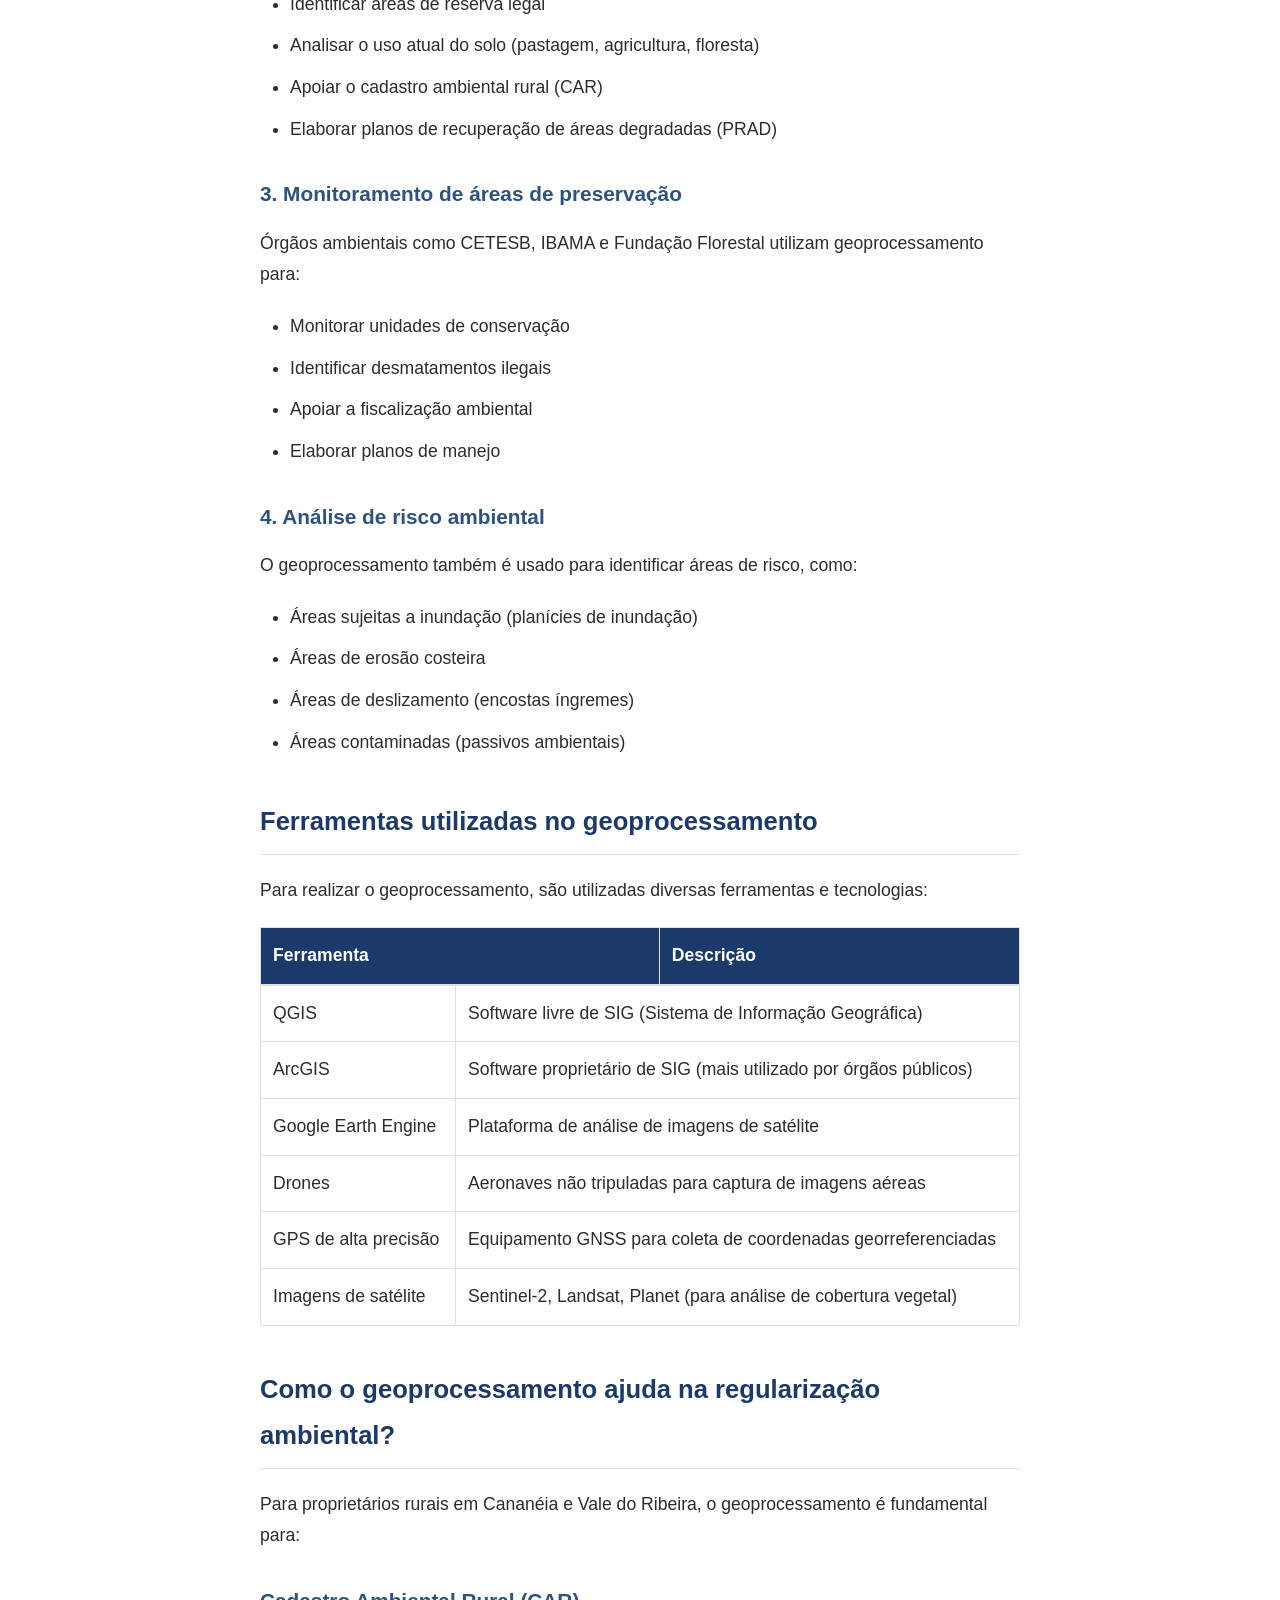
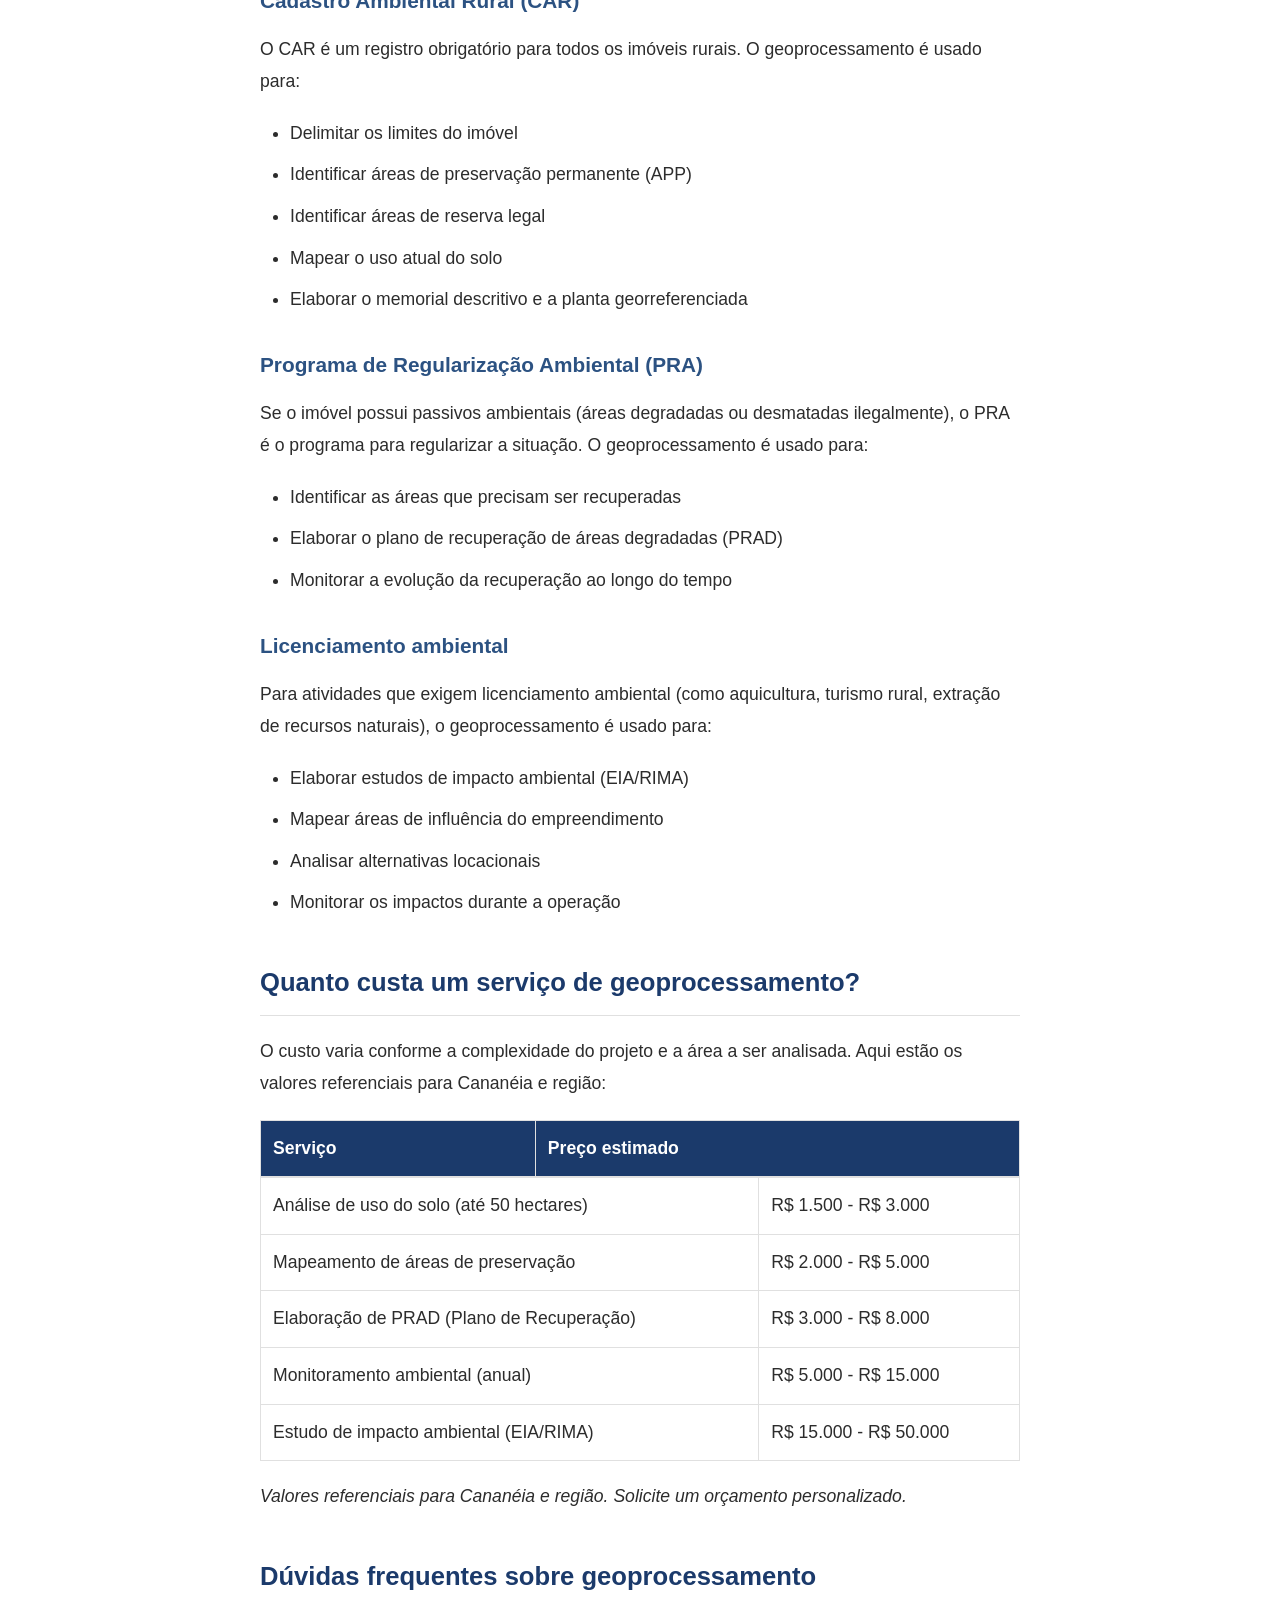
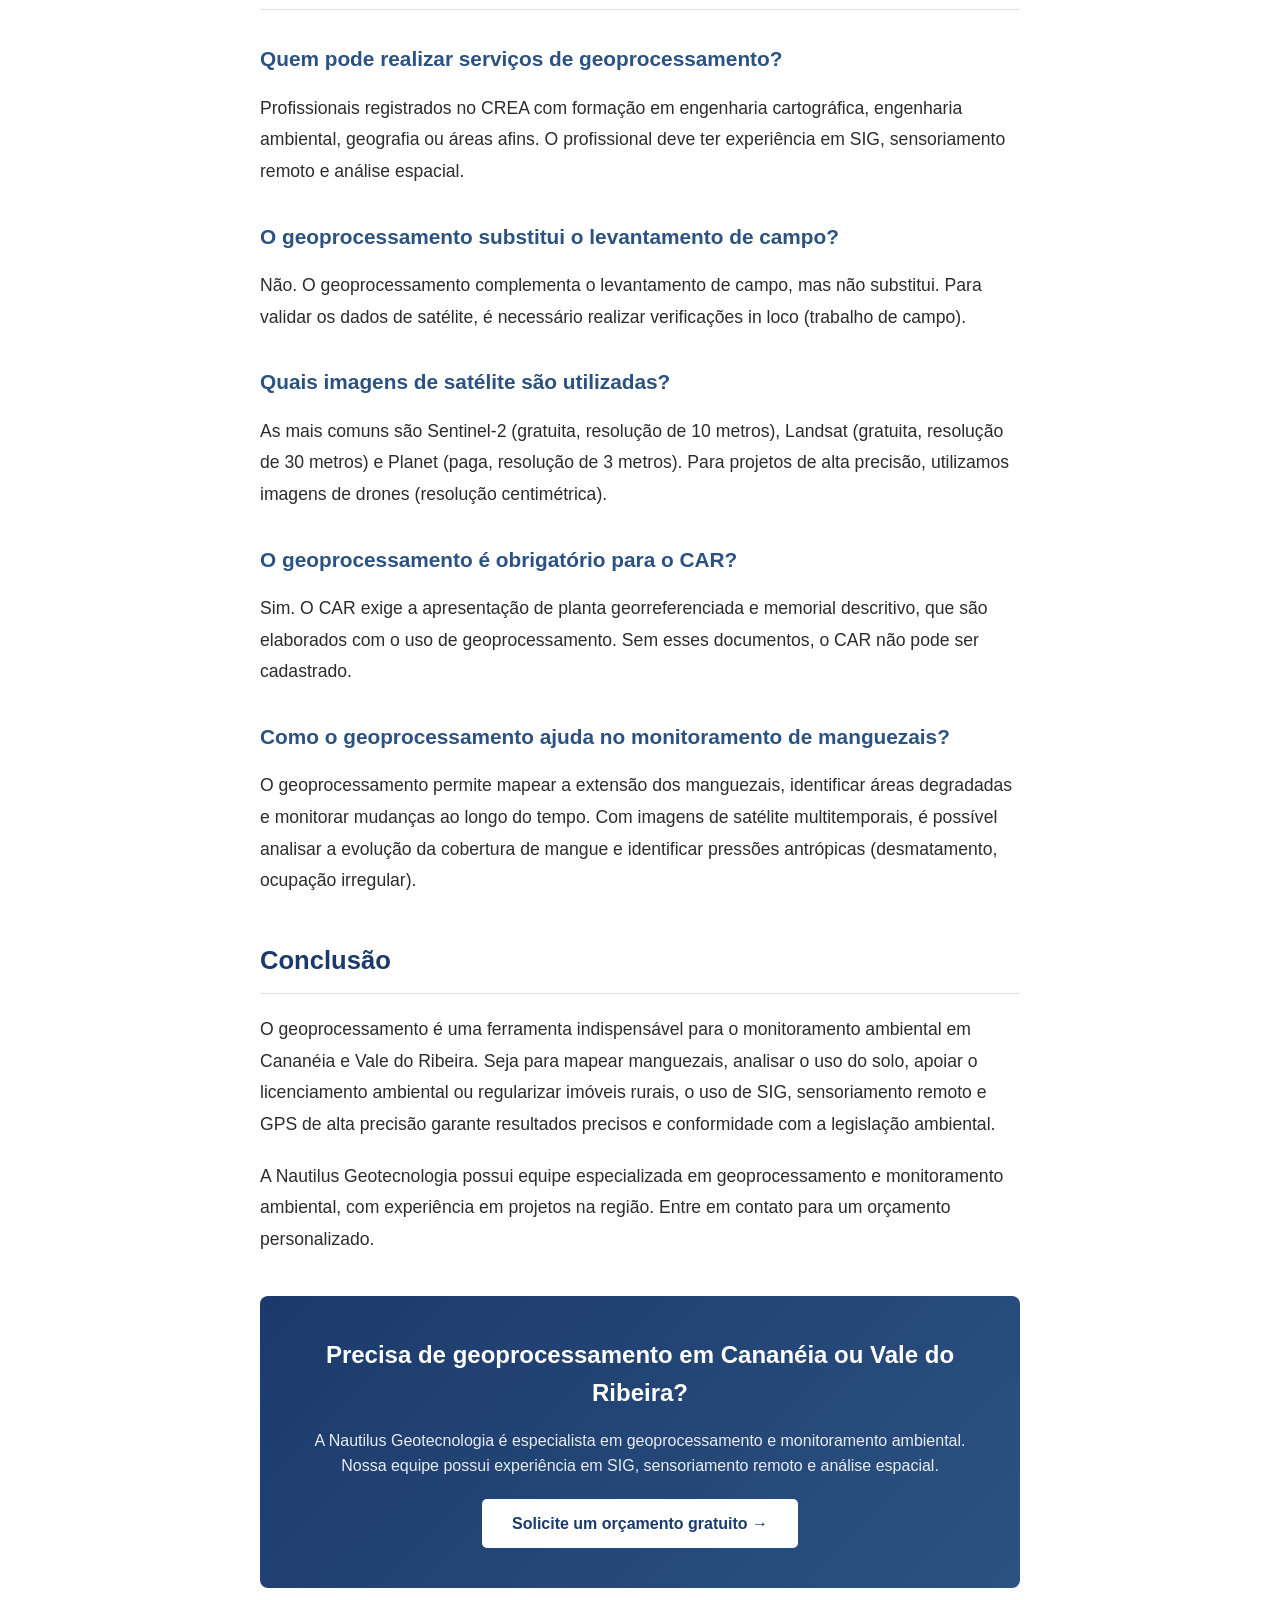
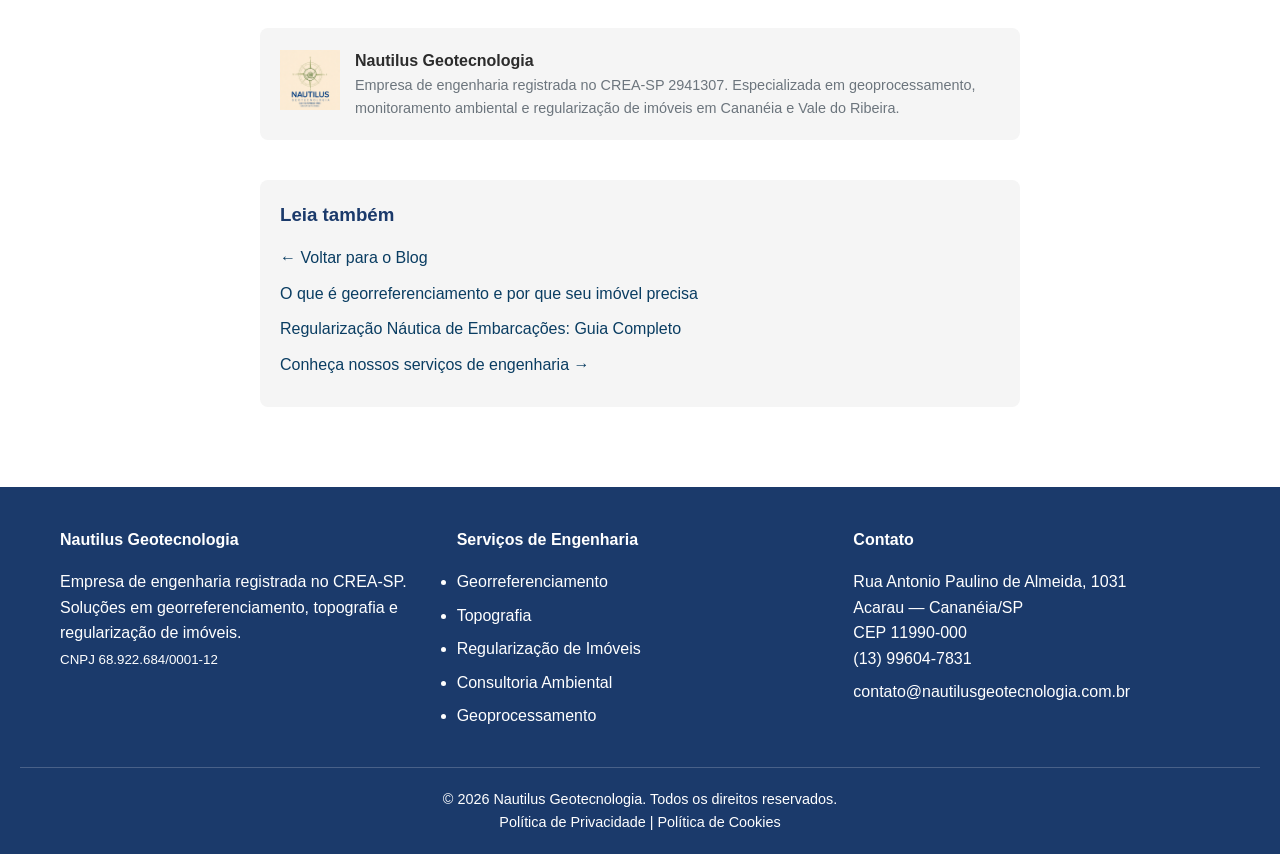
<file: blog/geoprocessamento-monitoramento-ambiental.html>
<!DOCTYPE html>
<html lang="pt-BR">
<head>
    <meta charset="UTF-8">
    <meta name="viewport" content="width=device-width, initial-scale=1.0">

    <!-- Segurança -->
    <meta http-equiv="Content-Security-Policy" content="default-src 'self'; script-src 'self' https://www.googletagmanager.com https://www.google-analytics.com; style-src 'self' 'unsafe-inline'; img-src 'self' data:; font-src 'self'; connect-src 'self' https://www.google-analytics.com; frame-ancestors 'none';">
    <meta http-equiv="X-Content-Type-Options" content="nosniff">
    <meta http-equiv="X-Frame-Options" content="DENY">
    <meta name="referrer" content="strict-origin-when-cross-origin">

    <!-- SEO DO ARTIGO -->
    <title>Geoprocessamento Aplicado ao Monitoramento Ambiental | Nautilus</title>
    <meta name="description" content="Saiba como o geoprocessamento é usado no monitoramento ambiental em Cananéia: manguezais, áreas de preservação, sensoriamento remoto e análise espacial por engenheiros especializados.">
    <meta name="keywords" content="geoprocessamento, monitoramento ambiental, sensoriamento remoto, manguezais, Cananéia, análise espacial, SIG, QGIS">

    <!-- Open Graph -->
    <meta property="og:type" content="article">
    <meta property="og:title" content="Geoprocessamento Aplicado ao Monitoramento Ambiental">
    <meta property="og:description" content="Como o geoprocessamento é usado no monitoramento ambiental em Cananéia: manguezais, áreas de preservação e análise espacial.">
    <meta property="og:url" content="https://www.nautilusgeotecnologia.com.br/blog/geoprocessamento-monitoramento-ambiental.html">
    <meta property="og:image" content="https://www.nautilusgeotecnologia.com.br/logo.png">
    <meta property="article:published_time" content="2026-10-02">
    <meta property="article:author" content="Nautilus Geotecnologia">

    <!-- Twitter -->
    <meta name="twitter:card" content="summary_large_image">
    <meta name="twitter:title" content="Geoprocessamento Aplicado ao Monitoramento Ambiental">
    <meta name="twitter:description" content="Como o geoprocessamento é usado no monitoramento ambiental em Cananéia.">

    <!-- Canonical -->
    <link rel="canonical" href="https://www.nautilusgeotecnologia.com.br/blog/geoprocessamento-monitoramento-ambiental.html">

    <!-- Favicon -->
    <link rel="icon" type="image/png" href="../logo.png">

    <!-- Structured Data (Article Schema) -->
    <script type="application/ld+json">
    {
        "@context": "https://schema.org",
        "@type": "Article",
        "headline": "Geoprocessamento Aplicado ao Monitoramento Ambiental",
        "description": "Saiba como o geoprocessamento é usado no monitoramento ambiental em Cananéia: manguezais, áreas de preservação, sensoriamento remoto e análise espacial.",
        "image": "https://www.nautilusgeotecnologia.com.br/logo.png",
        "author": {
            "@type": "Organization",
            "name": "Nautilus Geotecnologia",
            "url": "https://www.nautilusgeotecnologia.com.br"
        },
        "publisher": {
            "@type": "Organization",
            "name": "Nautilus Geotecnologia",
            "logo": {
                "@type": "ImageObject",
                "url": "https://www.nautilusgeotecnologia.com.br/logo.png"
            }
        },
        "datePublished": "2026-10-02",
        "dateModified": "2026-10-04",
        "mainEntityOfPage": {
            "@type": "WebPage",
            "@id": "https://www.nautilusgeotecnologia.com.br/blog/geoprocessamento-monitoramento-ambiental.html"
        }
    }
    </script>

    <!-- Estilos -->
    <link rel="stylesheet" href="style.css?v=1.1">

    <!-- GA4 -->
    <script async src="https://www.googletagmanager.com/gtag/js?id=G-JGMLBPJZ9C"></script>
    <script>
        window['ga-disable-G-JGMLBPJZ9C'] = true;
        window.dataLayer = window.dataLayer || [];
        function gtag(){dataLayer.push(arguments);}
        gtag('js', new Date());
        
        if (localStorage.getItem('lgpd_aceito') === 'true') {
            window['ga-disable-G-JGMLBPJZ9C'] = false;
            gtag('config', 'G-JGMLBPJZ9C');
        }
    </script>

</head>
<body>

    <!-- HEADER -->
    <header class="main-header">
        <div class="container header-content">
            <div class="header-brand">
                <div class="logo">
                    <a href="/"><img src="../logo.png" alt="Nautilus Geotecnologia - Empresa de Engenharia"></a>
                </div>
                <div class="header-brand-text">
                    <span class="header-brand-name">NAUTILUS</span>
                    <span class="header-brand-sub">ENGENHARIA E GEOTECNOLOGIAS</span>
                </div>
            </div>
            <div class="header-crea">CREA-SP 2941307</div>
            <a href="https://wa.me/5513996047831?text=Ol%C3%A1!%20Vim%20pelo%20site%20da%20Nautilus." class="btn-header" target="_blank" rel="noopener noreferrer">💬 WhatsApp</a>
        </div>
    </header>

    <!-- CONTEÚDO DO ARTIGO -->
    <article class="article-container">

        <!-- Cabeçalho do artigo -->
        <header class="article-header">
            <h1>Geoprocessamento Aplicado ao Monitoramento Ambiental</h1>
            <div class="article-meta">
                <span>📅 02 de outubro de 2026</span>
                <span>⏱️ 7 minutos de leitura</span>
                <span>👷 Por Nautilus Geotecnologia</span>
            </div>
        </header>

        <!-- Conteúdo -->
        <div class="article-content">

            <p>Cananéia possui um dos ecossistemas mais ricos do Brasil: manguezais, restingas, Mata Atlântica e estuários. Para proteger essas áreas e garantir o uso sustentável dos recursos naturais, o <strong>geoprocessamento</strong> é uma ferramenta essencial. Neste artigo, explicamos como o geoprocessamento é aplicado no monitoramento ambiental e por que ele é fundamental para proprietários rurais, órgãos ambientais e empresas que atuam na região.</p>

            <h2>O que é geoprocessamento?</h2>

            <p>Geoprocessamento é o conjunto de técnicas e tecnologias utilizadas para coletar, armazenar, processar e analisar dados georreferenciados. Ele envolve o uso de Sistemas de Informação Geográfica (SIG), sensoriamento remoto (imagens de satélite e drones) e GPS de alta precisão para criar mapas temáticos, analisar mudanças no território e apoiar a tomada de decisões.</p>

            <p>Na prática, o geoprocessamento permite:</p>

            <ul>
                <li>Mapear áreas de preservação ambiental</li>
                <li>Monitorar mudanças na cobertura vegetal</li>
                <li>Analisar o uso do solo em propriedades rurais</li>
                <li>Identificar áreas de risco (erosão, inundação, deslizamento)</li>
                <li>Apoiar o licenciamento ambiental e a regularização de imóveis</li>
            </ul>

            <h2>Aplicações do geoprocessamento em Cananéia</h2>

            <h3>1. Monitoramento de manguezais</h3>
            <p>Cananéia possui uma das maiores extensões de manguezais do Brasil. O geoprocessamento é usado para:</p>
            <ul>
                <li>Mapear a extensão dos manguezais</li>
                <li>Monitorar mudanças na cobertura de mangue ao longo do tempo</li>
                <li>Identificar áreas degradadas que precisam de recuperação</li>
                <li>Apoiar estudos de impacto ambiental</li>
            </ul>

            <h3>2. Análise de uso do solo em propriedades rurais</h3>
            <p>Para proprietários rurais, o geoprocessamento é essencial para:</p>
            <ul>
                <li>Delimitar áreas de preservação permanente (APP)</li>
                <li>Identificar áreas de reserva legal</li>
                <li>Analisar o uso atual do solo (pastagem, agricultura, floresta)</li>
                <li>Apoiar o cadastro ambiental rural (CAR)</li>
                <li>Elaborar planos de recuperação de áreas degradadas (PRAD)</li>
            </ul>

            <h3>3. Monitoramento de áreas de preservação</h3>
            <p>Órgãos ambientais como CETESB, IBAMA e Fundação Florestal utilizam geoprocessamento para:</p>
            <ul>
                <li>Monitorar unidades de conservação</li>
                <li>Identificar desmatamentos ilegais</li>
                <li>Apoiar a fiscalização ambiental</li>
                <li>Elaborar planos de manejo</li>
            </ul>

            <h3>4. Análise de risco ambiental</h3>
            <p>O geoprocessamento também é usado para identificar áreas de risco, como:</p>
            <ul>
                <li>Áreas sujeitas a inundação (planícies de inundação)</li>
                <li>Áreas de erosão costeira</li>
                <li>Áreas de deslizamento (encostas íngremes)</li>
                <li>Áreas contaminadas (passivos ambientais)</li>
            </ul>

            <h2>Ferramentas utilizadas no geoprocessamento</h2>

            <p>Para realizar o geoprocessamento, são utilizadas diversas ferramentas e tecnologias:</p>

            <table>
                <thead>
                    <tr>
                        <th>Ferramenta</th>
                        <th>Descrição</th>
                    </tr>
                </thead>
                <tbody>
                    <tr>
                        <td>QGIS</td>
                        <td>Software livre de SIG (Sistema de Informação Geográfica)</td>
                    </tr>
                    <tr>
                        <td>ArcGIS</td>
                        <td>Software proprietário de SIG (mais utilizado por órgãos públicos)</td>
                    </tr>
                    <tr>
                        <td>Google Earth Engine</td>
                        <td>Plataforma de análise de imagens de satélite</td>
                    </tr>
                    <tr>
                        <td>Drones</td>
                        <td>Aeronaves não tripuladas para captura de imagens aéreas</td>
                    </tr>
                    <tr>
                        <td>GPS de alta precisão</td>
                        <td>Equipamento GNSS para coleta de coordenadas georreferenciadas</td>
                    </tr>
                    <tr>
                        <td>Imagens de satélite</td>
                        <td>Sentinel-2, Landsat, Planet (para análise de cobertura vegetal)</td>
                    </tr>
                </tbody>
            </table>

            <h2>Como o geoprocessamento ajuda na regularização ambiental?</h2>

            <p>Para proprietários rurais em Cananéia e Vale do Ribeira, o geoprocessamento é fundamental para:</p>

            <h3>Cadastro Ambiental Rural (CAR)</h3>
            <p>O CAR é um registro obrigatório para todos os imóveis rurais. O geoprocessamento é usado para:</p>
            <ul>
                <li>Delimitar os limites do imóvel</li>
                <li>Identificar áreas de preservação permanente (APP)</li>
                <li>Identificar áreas de reserva legal</li>
                <li>Mapear o uso atual do solo</li>
                <li>Elaborar o memorial descritivo e a planta georreferenciada</li>
            </ul>

            <h3>Programa de Regularização Ambiental (PRA)</h3>
            <p>Se o imóvel possui passivos ambientais (áreas degradadas ou desmatadas ilegalmente), o PRA é o programa para regularizar a situação. O geoprocessamento é usado para:</p>
            <ul>
                <li>Identificar as áreas que precisam ser recuperadas</li>
                <li>Elaborar o plano de recuperação de áreas degradadas (PRAD)</li>
                <li>Monitorar a evolução da recuperação ao longo do tempo</li>
            </ul>

            <h3>Licenciamento ambiental</h3>
            <p>Para atividades que exigem licenciamento ambiental (como aquicultura, turismo rural, extração de recursos naturais), o geoprocessamento é usado para:</p>
            <ul>
                <li>Elaborar estudos de impacto ambiental (EIA/RIMA)</li>
                <li>Mapear áreas de influência do empreendimento</li>
                <li>Analisar alternativas locacionais</li>
                <li>Monitorar os impactos durante a operação</li>
            </ul>

            <h2>Quanto custa um serviço de geoprocessamento?</h2>

            <p>O custo varia conforme a complexidade do projeto e a área a ser analisada. Aqui estão os valores referenciais para Cananéia e região:</p>

            <table>
                <thead>
                    <tr>
                        <th>Serviço</th>
                        <th>Preço estimado</th>
                    </tr>
                </thead>
                <tbody>
                    <tr>
                        <td>Análise de uso do solo (até 50 hectares)</td>
                        <td>R$ 1.500 - R$ 3.000</td>
                    </tr>
                    <tr>
                        <td>Mapeamento de áreas de preservação</td>
                        <td>R$ 2.000 - R$ 5.000</td>
                    </tr>
                    <tr>
                        <td>Elaboração de PRAD (Plano de Recuperação)</td>
                        <td>R$ 3.000 - R$ 8.000</td>
                    </tr>
                    <tr>
                        <td>Monitoramento ambiental (anual)</td>
                        <td>R$ 5.000 - R$ 15.000</td>
                    </tr>
                    <tr>
                        <td>Estudo de impacto ambiental (EIA/RIMA)</td>
                        <td>R$ 15.000 - R$ 50.000</td>
                    </tr>
                </tbody>
            </table>

            <p><em>Valores referenciais para Cananéia e região. Solicite um orçamento personalizado.</em></p>

            <h2>Dúvidas frequentes sobre geoprocessamento</h2>

            <h3>Quem pode realizar serviços de geoprocessamento?</h3>
            <p>Profissionais registrados no CREA com formação em engenharia cartográfica, engenharia ambiental, geografia ou áreas afins. O profissional deve ter experiência em SIG, sensoriamento remoto e análise espacial.</p>

            <h3>O geoprocessamento substitui o levantamento de campo?</h3>
            <p>Não. O geoprocessamento complementa o levantamento de campo, mas não substitui. Para validar os dados de satélite, é necessário realizar verificações in loco (trabalho de campo).</p>

            <h3>Quais imagens de satélite são utilizadas?</h3>
            <p>As mais comuns são Sentinel-2 (gratuita, resolução de 10 metros), Landsat (gratuita, resolução de 30 metros) e Planet (paga, resolução de 3 metros). Para projetos de alta precisão, utilizamos imagens de drones (resolução centimétrica).</p>

            <h3>O geoprocessamento é obrigatório para o CAR?</h3>
            <p>Sim. O CAR exige a apresentação de planta georreferenciada e memorial descritivo, que são elaborados com o uso de geoprocessamento. Sem esses documentos, o CAR não pode ser cadastrado.</p>

            <h3>Como o geoprocessamento ajuda no monitoramento de manguezais?</h3>
            <p>O geoprocessamento permite mapear a extensão dos manguezais, identificar áreas degradadas e monitorar mudanças ao longo do tempo. Com imagens de satélite multitemporais, é possível analisar a evolução da cobertura de mangue e identificar pressões antrópicas (desmatamento, ocupação irregular).</p>

            <h2>Conclusão</h2>
            <p>O geoprocessamento é uma ferramenta indispensável para o monitoramento ambiental em Cananéia e Vale do Ribeira. Seja para mapear manguezais, analisar o uso do solo, apoiar o licenciamento ambiental ou regularizar imóveis rurais, o uso de SIG, sensoriamento remoto e GPS de alta precisão garante resultados precisos e conformidade com a legislação ambiental.</p>
            <p>A Nautilus Geotecnologia possui equipe especializada em geoprocessamento e monitoramento ambiental, com experiência em projetos na região. Entre em contato para um orçamento personalizado.</p>

        </div>

        <!-- CTA FINAL -->
        <div class="article-cta">
            <h3>Precisa de geoprocessamento em Cananéia ou Vale do Ribeira?</h3>
            <p>A Nautilus Geotecnologia é especialista em geoprocessamento e monitoramento ambiental. Nossa equipe possui experiência em SIG, sensoriamento remoto e análise espacial.</p>
            <a href="https://wa.me/5513996047831?text=Ol%C3%A1!%20Gostaria%20de%20um%20or%C3%A7amento%20de%20geoprocessamento." class="btn" target="_blank" rel="noopener noreferrer">Solicite um orçamento gratuito →</a>
        </div>

        <!-- AUTOR -->
        <div class="article-author">
            <a href="/"><img src="../logo.png" alt="Nautilus Geotecnologia"></a>
            <div class="article-author-info">
                <strong>Nautilus Geotecnologia</strong>
                Empresa de engenharia registrada no CREA-SP 2941307. Especializada em geoprocessamento, monitoramento ambiental e regularização de imóveis em Cananéia e Vale do Ribeira.
            </div>
        </div>

        <!-- LINKS INTERNOS -->
        <div style="margin: 40px 0; padding: 20px; background: #f5f5f5; border-radius: 8px;">
            <h3 style="margin-bottom: 15px;">Leia também</h3>
            <ul style="list-style: none; padding: 0;">
                <li style="margin-bottom: 10px;">
                    <a href="index.html" style="color: #0a3d62; text-decoration: none;">← Voltar para o Blog</a>
                </li>
                <li style="margin-bottom: 10px;">
                    <a href="o-que-e-georreferenciamento.html" style="color: #0a3d62; text-decoration: none;">O que é georreferenciamento e por que seu imóvel precisa</a>
                </li>
                <li style="margin-bottom: 10px;">
                    <a href="regularizacao-nautica-embarcacoes.html" style="color: #0a3d62; text-decoration: none;">Regularização Náutica de Embarcações: Guia Completo</a>
                </li>
                <li style="margin-bottom: 10px;">
                    <a href="../index.html#servicos" style="color: #0a3d62; text-decoration: none;">Conheça nossos serviços de engenharia →</a>
                </li>
            </ul>
        </div>

    </article>

    <!-- WHATSAPP FLOAT -->
    <a href="https://wa.me/5513996047831?text=Ol%C3%A1!%20Vim%20pelo%20site%20da%20Nautilus." class="whatsapp-float" target="_blank" rel="noopener noreferrer" aria-label="Contato WhatsApp">💬</a>

    <!-- FOOTER -->
    <footer>
        <div class="container">
            <div class="footer-content">
                <div class="footer-col">
                    <h4>Nautilus Geotecnologia</h4>
                    <p>Empresa de engenharia registrada no CREA-SP. Soluções em georreferenciamento, topografia e regularização de imóveis.</p>
                    <p><small>CNPJ 68.922.684/0001-12</small></p>
                </div>
                <div class="footer-col">
                    <h4>Serviços de Engenharia</h4>
                    <ul>
                        <li><a href="../index.html#servicos">Georreferenciamento</a></li>
                        <li><a href="../index.html#servicos">Topografia</a></li>
                        <li><a href="../index.html#servicos">Regularização de Imóveis</a></li>
                        <li><a href="../index.html#servicos">Consultoria Ambiental</a></li>
                        <li><a href="../index.html#servicos">Geoprocessamento</a></li>
                    </ul>
                </div>
                <div class="footer-col">
                    <h4>Contato</h4>
                    <p>Rua Antonio Paulino de Almeida, 1031<br>Acarau — Cananéia/SP<br>CEP 11990-000</p>
                    <p><a href="tel:+5513996047831">(13) 99604-7831</a></p>
                    <p><a href="mailto:contato@nautilusgeotecnologia.com.br">contato@nautilusgeotecnologia.com.br</a></p>
                </div>
            </div>
        </div>
        <div class="footer-bottom">
            <p>&copy; 2026 Nautilus Geotecnologia. Todos os direitos reservados.</p>
            <p><a href="../politica-de-privacidade.html">Política de Privacidade</a> | <a href="../politica-de-cookies.html">Política de Cookies</a></p>
        </div>
    </footer>

    <!-- LGPD BANNER -->
    <div class="lgpd-banner" id="lgpd-banner">
        <div class="lgpd-content">
            <p>Este site utiliza cookies para melhorar sua experiência. Ao continuar navegando, você concorda com nossa <a href="../politica-de-privacidade.html" style="color: var(--bege-creme); text-decoration: underline;">Política de Privacidade</a>.</p>
            <div class="lgpd-buttons">
                <button class="lgpd-btn aceitar" onclick="aceitarLGPD()">Aceitar</button>
                <button class="lgpd-btn rejeitar" onclick="rejeitarLGPD()">Rejeitar</button>
            </div>
        </div>
    </div>

    <script>
        // LGPD
        if (!localStorage.getItem('lgpd_aceito')) {
            document.getElementById('lgpd-banner').classList.add('show');
        }
        function aceitarLGPD() {
            localStorage.setItem('lgpd_aceito', 'true');
            document.getElementById('lgpd-banner').classList.remove('show');
            window['ga-disable-G-JGMLBPJZ9C'] = false;
            gtag('config', 'G-JGMLBPJZ9C');
        }
        function rejeitarLGPD() {
            localStorage.setItem('lgpd_aceito', 'false');
            document.getElementById('lgpd-banner').classList.remove('show');
        }
    </script>

</body>
</html>
</file>
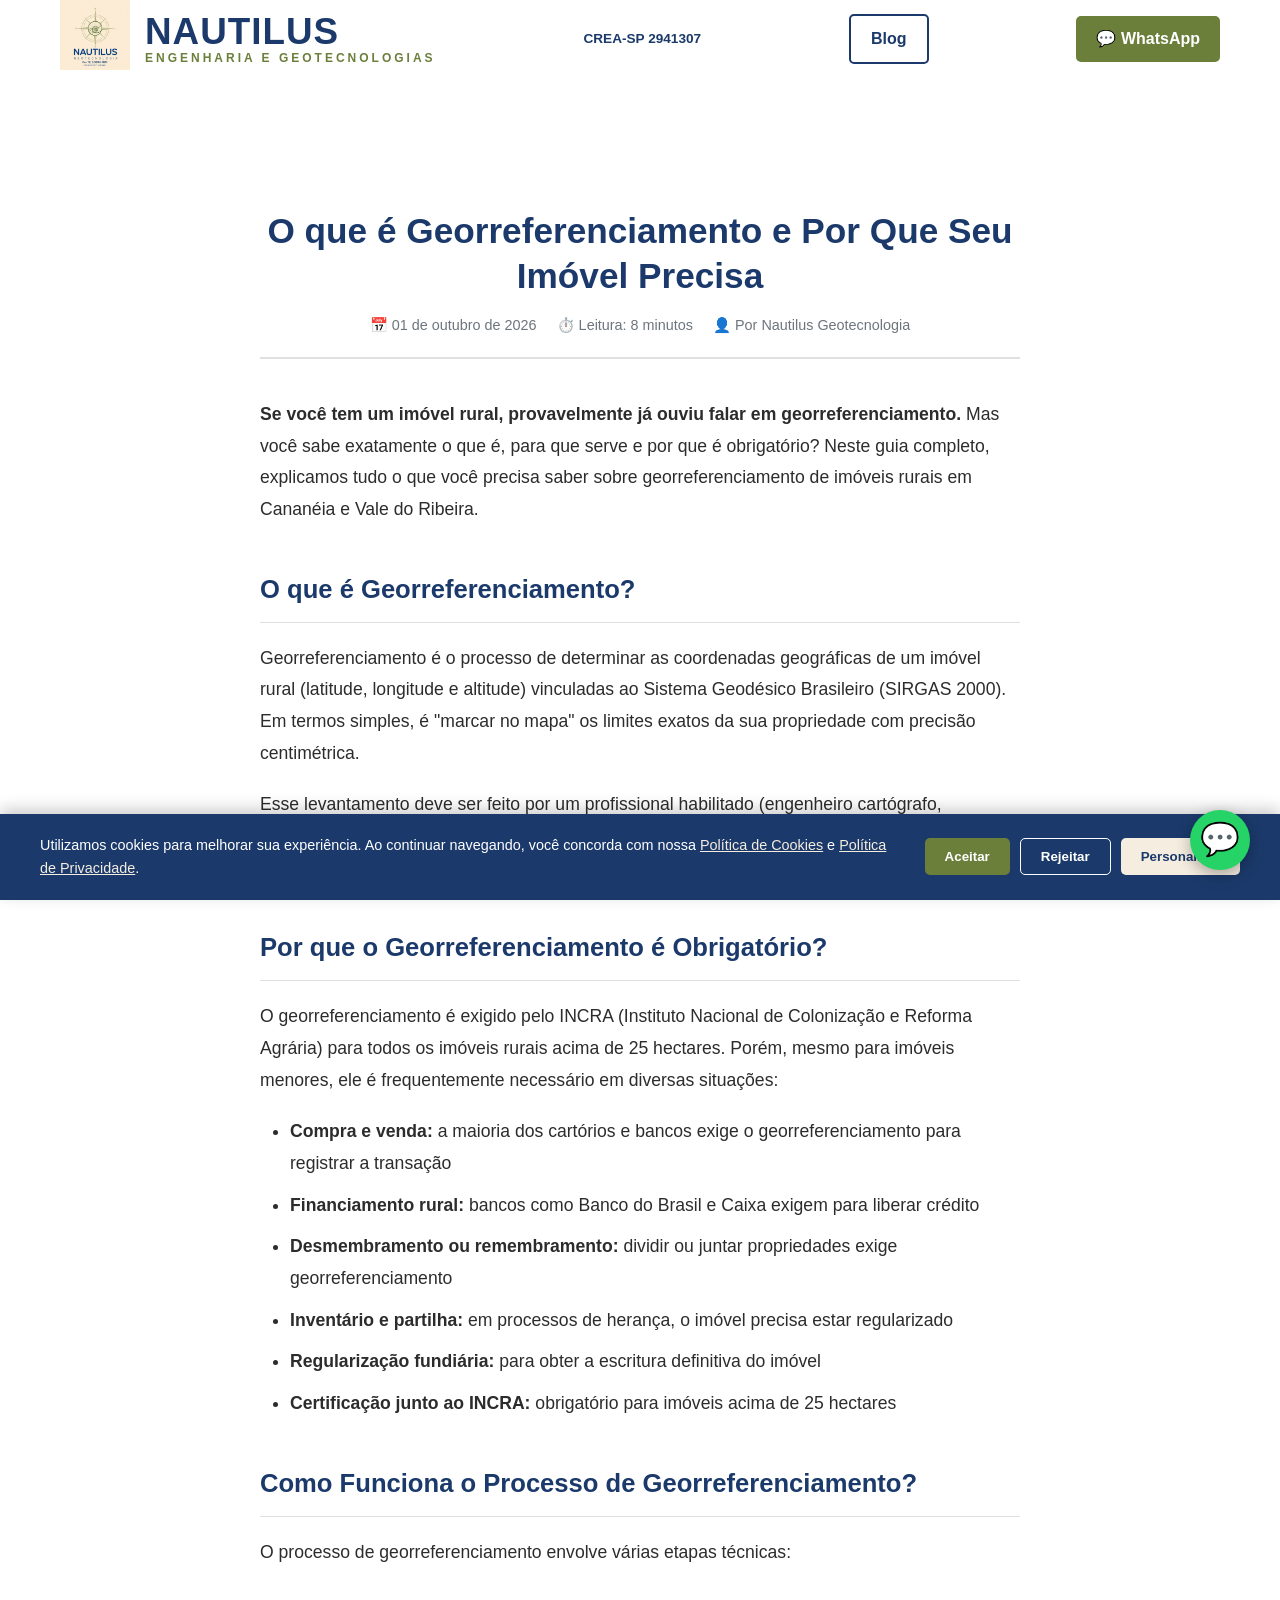
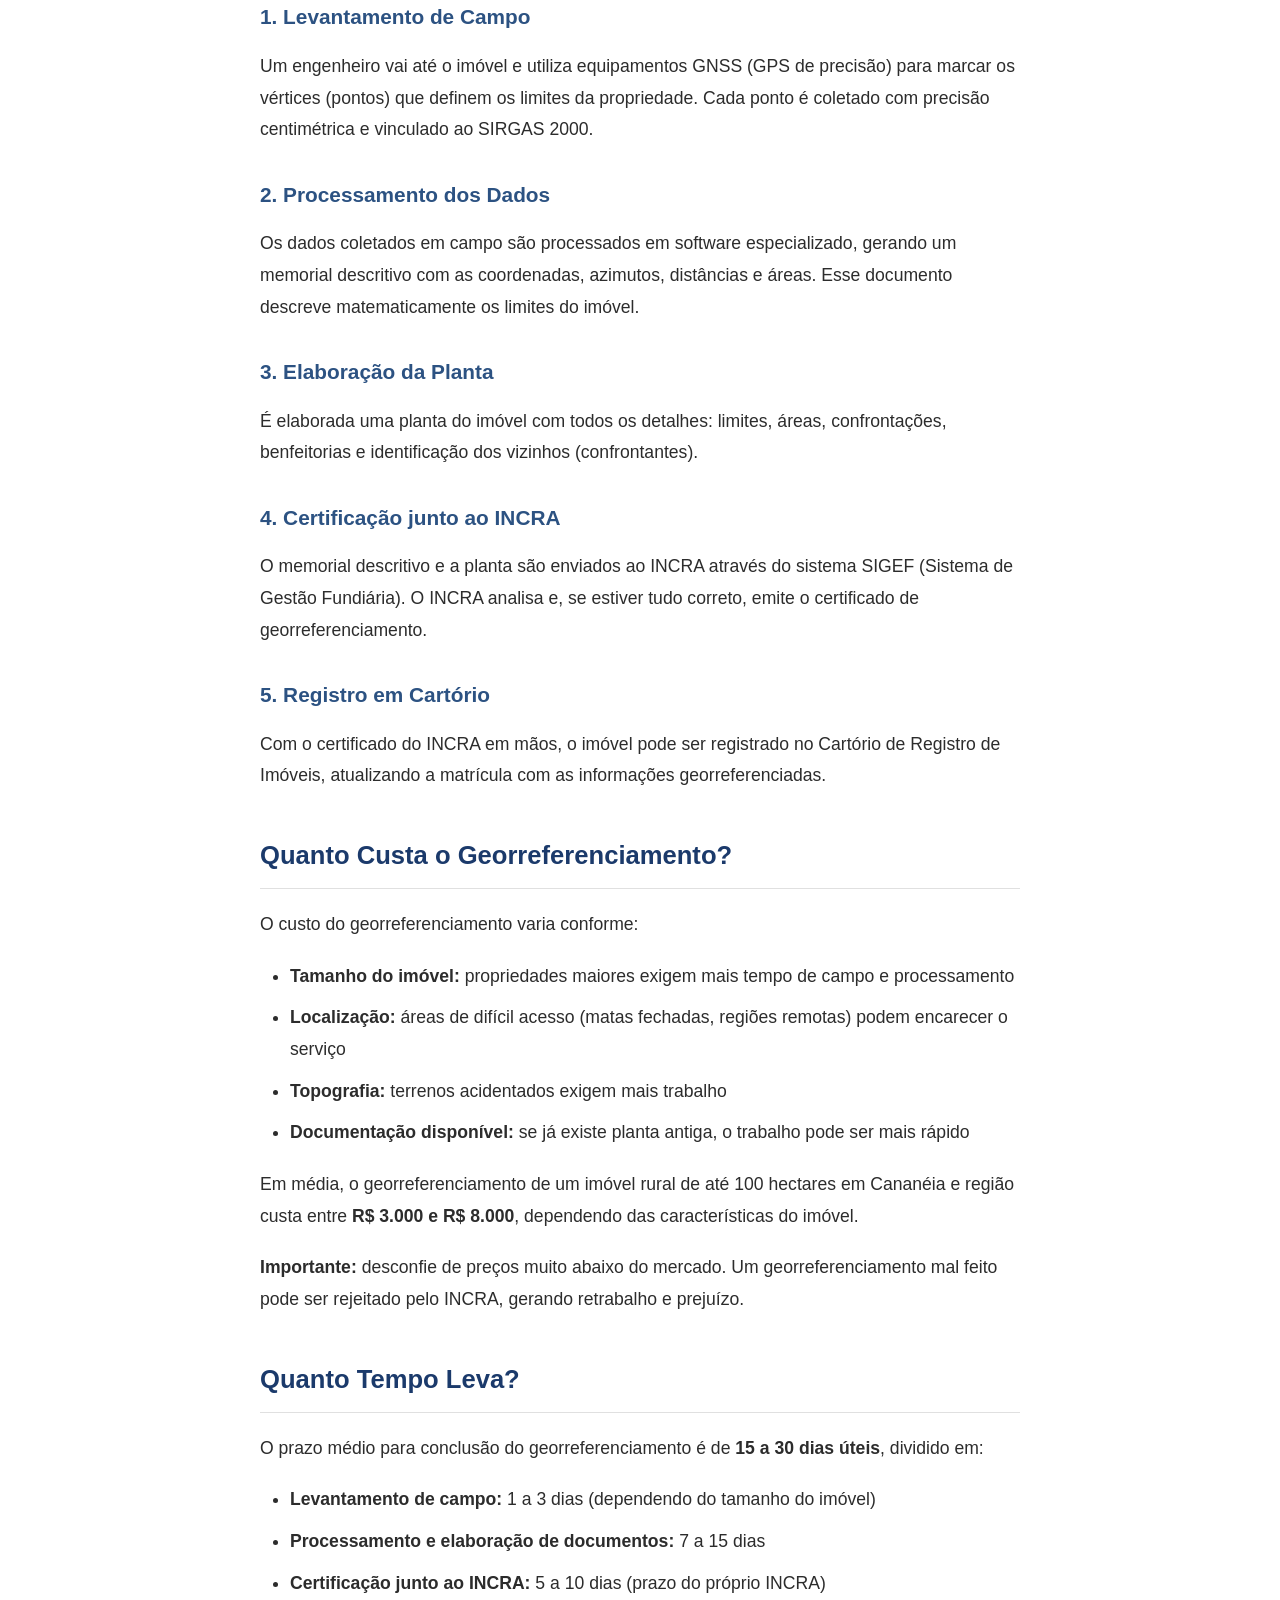
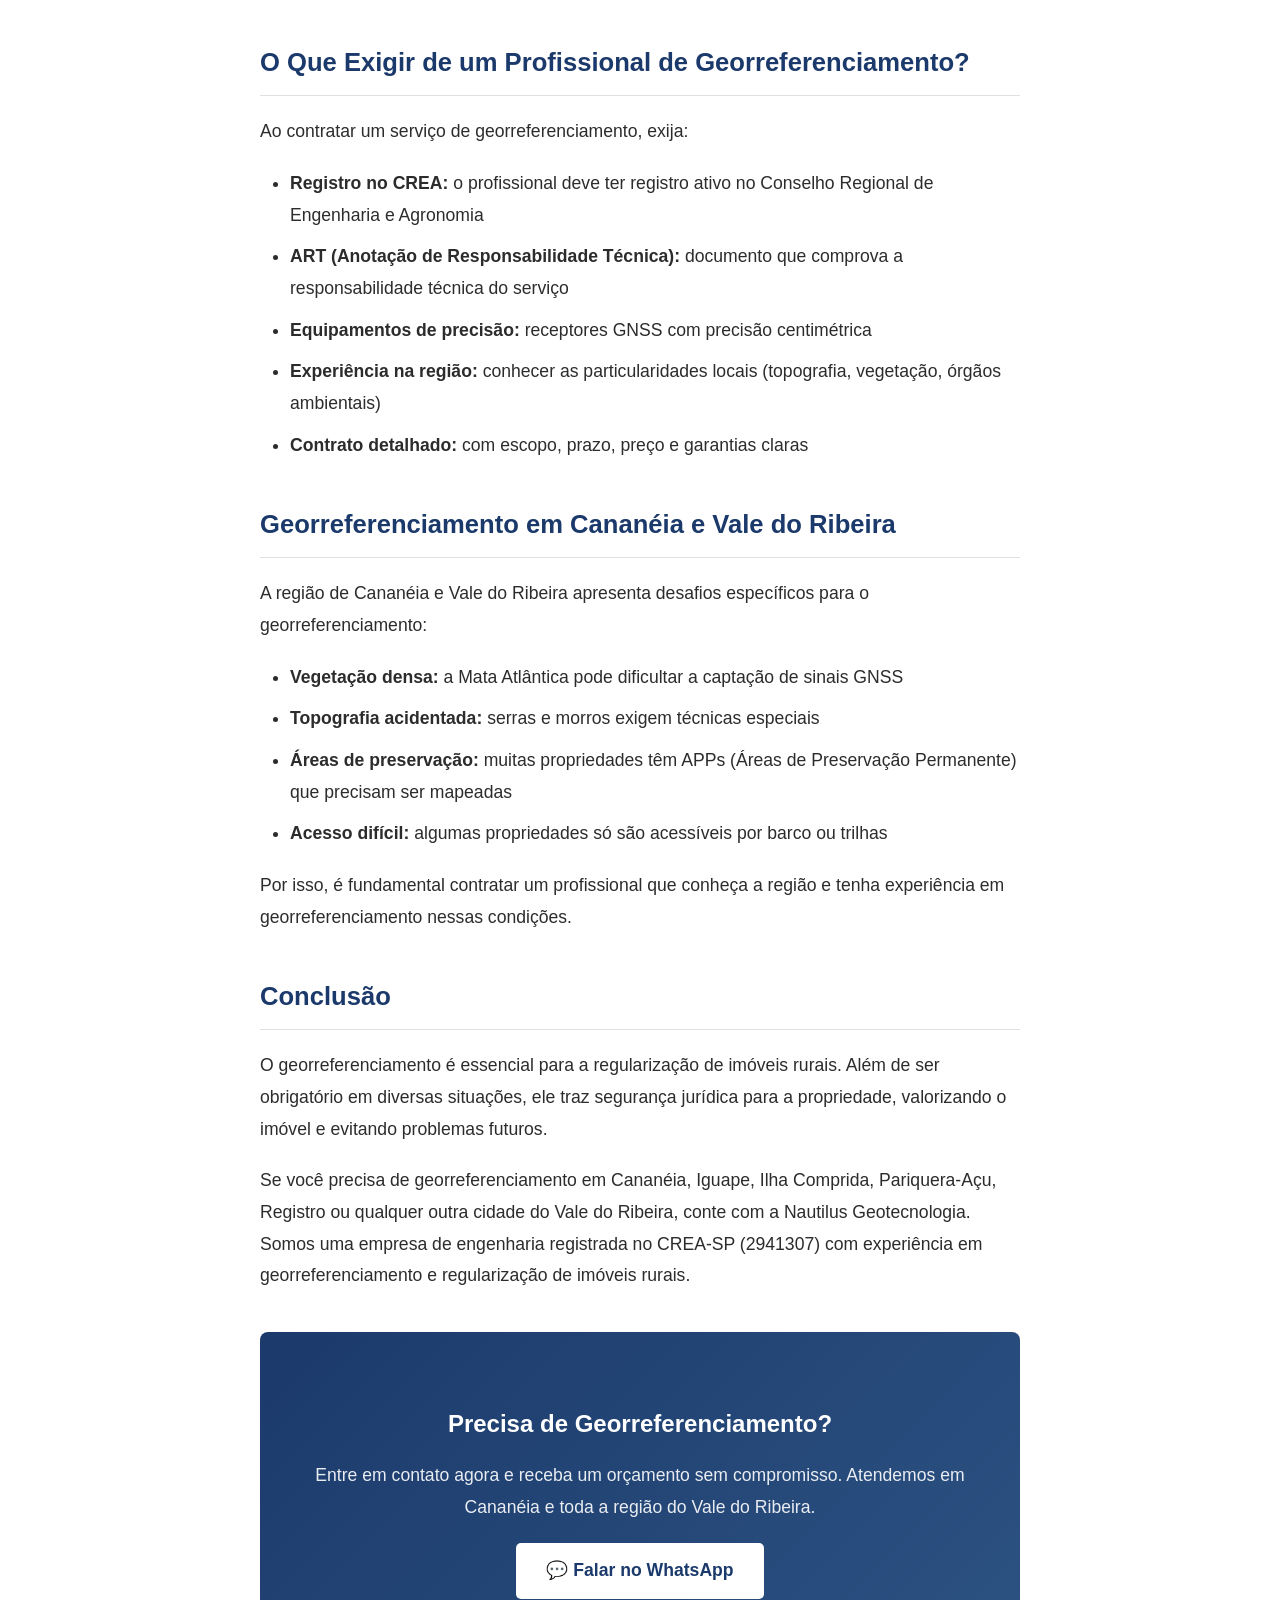
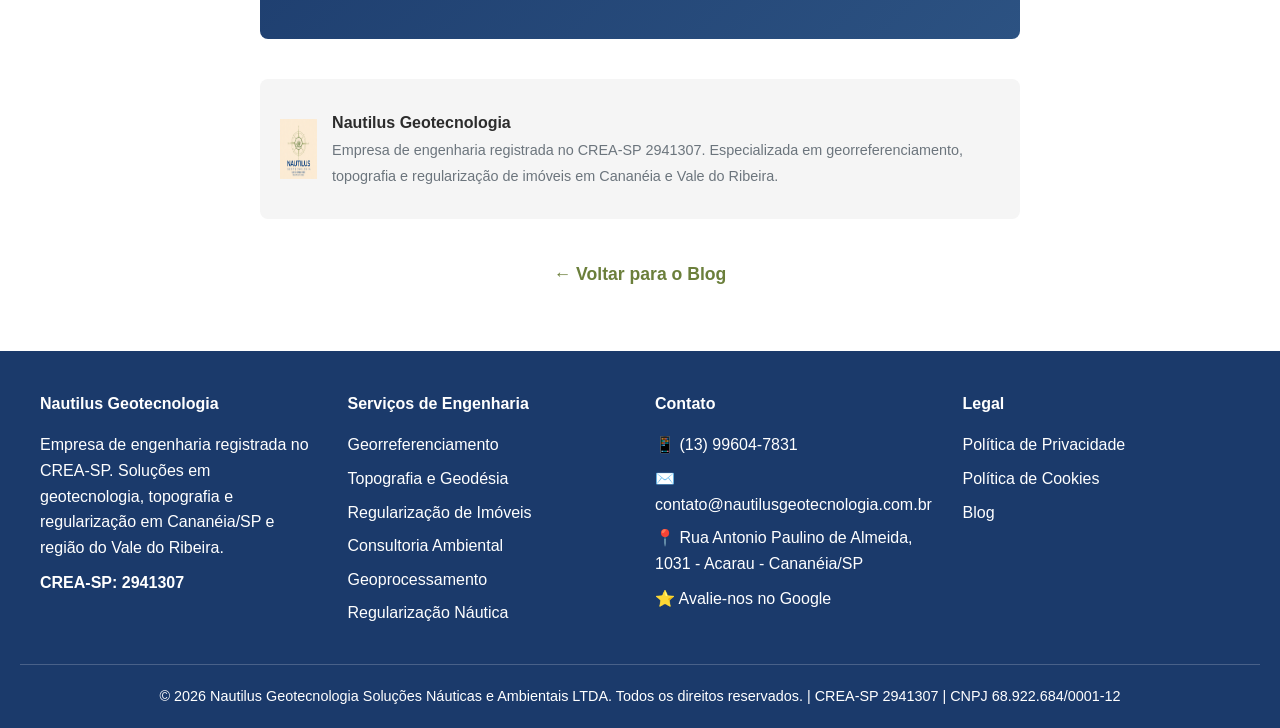
<file: blog/o-que-e-georreferenciamento.html>
<!DOCTYPE html>
<html lang="pt-BR">
<head>
    <meta charset="UTF-8">
    <meta name="viewport" content="width=device-width, initial-scale=1.0">
    <title>O que é Georreferenciamento e Por Que Seu Imóvel Precisa | Nautilus Geotecnologia</title>
    <meta name="description" content="Saiba o que é georreferenciamento, para que serve, quanto custa e como regularizar seu imóvel em Cananéia e Vale do Ribeira. Guia completo com passo a passo.">
    <meta name="keywords" content="georreferenciamento, o que é, regularização imóvel, Cananéia, Vale do Ribeira, INCRA, SIRGAS 2000">
    
    <meta http-equiv="X-Content-Type-Options" content="nosniff">
    <meta name="referrer" content="strict-origin-when-cross-origin">
    <meta http-equiv="Content-Security-Policy" content="default-src 'self'; script-src 'self' 'unsafe-inline' 'unsafe-eval' https://cdn.jsdelivr.net https://script.google.com https://www.googletagmanager.com https://www.google.com https://www.google-analytics.com https://region1.google-analytics.com https://static.cloudflareinsights.com; connect-src 'self' https://script.google.com https://script.googleusercontent.com https://www.google-analytics.com https://www.google.com https://region1.google-analytics.com; style-src 'self' 'unsafe-inline' https://fonts.googleapis.com https://cdnjs.cloudflare.com; font-src 'self' https://fonts.gstatic.com https://cdnjs.cloudflare.com; img-src 'self' data: https:; frame-src https://www.google.com;">

    <meta property="og:type" content="article">
    <meta property="og:title" content="O que é Georreferenciamento e Por Que Seu Imóvel Precisa">
    <meta property="og:description" content="Guia completo sobre georreferenciamento: o que é, para que serve, quanto custa e como regularizar seu imóvel em Cananéia e Vale do Ribeira.">
    <meta property="og:url" content="https://www.nautilusgeotecnologia.com.br/blog/o-que-e-georreferenciamento.html">
    <meta property="og:image" content="https://www.nautilusgeotecnologia.com.br/logo.png">

    <meta name="twitter:card" content="summary_large_image">
    <meta name="twitter:title" content="O que é Georreferenciamento e Por Que Seu Imóvel Precisa">
    <meta name="twitter:description" content="Guia completo sobre georreferenciamento: o que é, para que serve, quanto custa e como regularizar seu imóvel.">
    <meta name="twitter:image" content="https://www.nautilusgeotecnologia.com.br/logo.png">

    <link rel="canonical" href="https://www.nautilusgeotecnologia.com.br/blog/o-que-e-georreferenciamento.html">
    <link rel="icon" type="image/png" href="/logo.png">

    <link rel="preconnect" href="https://fonts.googleapis.com">
    <link rel="preconnect" href="https://fonts.gstatic.com" crossorigin>
    <link href="https://fonts.googleapis.com/css2?family=Montserrat:wght@400;600;700;800&family=Open+Sans:wght@400;500;600&family=Playfair+Display:wght@400;600;700&display=swap" rel="stylesheet">

    <script async src="https://www.googletagmanager.com/gtag/js?id=G-JGMLBPJZ9C"></script>
    <script>
        window['ga-disable-G-JGMLBPJZ9C'] = true;
        window.dataLayer = window.dataLayer || [];
        function gtag(){dataLayer.push(arguments);}
        gtag('js', new Date());
        if (localStorage.getItem('lgpd_aceito') === 'true') {
            window['ga-disable-G-JGMLBPJZ9C'] = false;
            gtag('config', 'G-JGMLBPJZ9C');
        }
    </script>

        <link rel="stylesheet" href="style.css?v=20261004">
    <script type="application/ld+json">
    {
        "@context": "https://schema.org",
        "@type": "Article",
        "headline": "O que é Georreferenciamento e Por Que Seu Imóvel Precisa",
        "description": "Guia completo sobre georreferenciamento: o que é, para que serve, quanto custa e como regularizar seu imóvel em Cananéia e Vale do Ribeira.",
        "image": "https://www.nautilusgeotecnologia.com.br/logo.png",
        "author": {
            "@type": "Organization",
            "name": "Nautilus Geotecnologia"
        },
        "publisher": {
            "@type": "Organization",
            "name": "Nautilus Geotecnologia",
            "logo": {
                "@type": "ImageObject",
                "url": "https://www.nautilusgeotecnologia.com.br/logo.png"
            }
        },
        "datePublished": "2026-10-01",
        "dateModified": "2026-10-02"
    }
    </script>
</head>
<body>

<header>
    <div class="container header-content">
        <div class="header-brand">
            <div class="logo">
                <a href="/"><img src="/logo.png" alt="Nautilus Geotecnologia - Empresa de Engenharia"></a>
            </div>
            <div class="header-brand-text">
                <span class="header-brand-name">NAUTILUS</span>
                <span class="header-brand-sub">ENGENHARIA E GEOTECNOLOGIAS</span>
            </div>
        </div>
                <div class="header-crea">CREA-SP 2941307</div>
        <a href="/blog/" class="btn-header" style="background: transparent; color: var(--azul-marinho); border: 2px solid var(--azul-marinho);"> Blog</a>
        <a href="https://wa.me/5513996047831?text=Ol%C3%A1!%20Vim%20pelo%20site%20da%20Nautilus." class="btn-header" target="_blank" rel="noopener noreferrer">💬 WhatsApp</a>
    </div>
</header>

<article class="article-container">

    <header class="article-header">
        <h1>O que é Georreferenciamento e Por Que Seu Imóvel Precisa</h1>
        <div class="article-meta">
            <time datetime="2026-10-01">📅 01 de outubro de 2026</time>
            <span>⏱️ Leitura: 8 minutos</span>
            <span>👤 Por Nautilus Geotecnologia</span>
        </div>
    </header>

    <div class="article-content">

        <p><strong>Se você tem um imóvel rural, provavelmente já ouviu falar em georreferenciamento.</strong> Mas você sabe exatamente o que é, para que serve e por que é obrigatório? Neste guia completo, explicamos tudo o que você precisa saber sobre georreferenciamento de imóveis rurais em Cananéia e Vale do Ribeira.</p>

        <h2>O que é Georreferenciamento?</h2>

        <p>Georreferenciamento é o processo de determinar as coordenadas geográficas de um imóvel rural (latitude, longitude e altitude) vinculadas ao Sistema Geodésico Brasileiro (SIRGAS 2000). Em termos simples, é "marcar no mapa" os limites exatos da sua propriedade com precisão centimétrica.</p>

        <p>Esse levantamento deve ser feito por um profissional habilitado (engenheiro cartógrafo, agrimensor ou topógrafo) registrado no CREA, utilizando equipamentos de alta precisão como receptores GNSS (GPS de precisão).</p>

        <h2>Por que o Georreferenciamento é Obrigatório?</h2>

        <p>O georreferenciamento é exigido pelo INCRA (Instituto Nacional de Colonização e Reforma Agrária) para todos os imóveis rurais acima de 25 hectares. Porém, mesmo para imóveis menores, ele é frequentemente necessário em diversas situações:</p>

        <ul>
            <li><strong>Compra e venda:</strong> a maioria dos cartórios e bancos exige o georreferenciamento para registrar a transação</li>
            <li><strong>Financiamento rural:</strong> bancos como Banco do Brasil e Caixa exigem para liberar crédito</li>
            <li><strong>Desmembramento ou remembramento:</strong> dividir ou juntar propriedades exige georreferenciamento</li>
            <li><strong>Inventário e partilha:</strong> em processos de herança, o imóvel precisa estar regularizado</li>
            <li><strong>Regularização fundiária:</strong> para obter a escritura definitiva do imóvel</li>
            <li><strong>Certificação junto ao INCRA:</strong> obrigatório para imóveis acima de 25 hectares</li>
        </ul>

        <h2>Como Funciona o Processo de Georreferenciamento?</h2>

        <p>O processo de georreferenciamento envolve várias etapas técnicas:</p>

        <h3>1. Levantamento de Campo</h3>
        <p>Um engenheiro vai até o imóvel e utiliza equipamentos GNSS (GPS de precisão) para marcar os vértices (pontos) que definem os limites da propriedade. Cada ponto é coletado com precisão centimétrica e vinculado ao SIRGAS 2000.</p>

        <h3>2. Processamento dos Dados</h3>
        <p>Os dados coletados em campo são processados em software especializado, gerando um memorial descritivo com as coordenadas, azimutos, distâncias e áreas. Esse documento descreve matematicamente os limites do imóvel.</p>

        <h3>3. Elaboração da Planta</h3>
        <p>É elaborada uma planta do imóvel com todos os detalhes: limites, áreas, confrontações, benfeitorias e identificação dos vizinhos (confrontantes).</p>

        <h3>4. Certificação junto ao INCRA</h3>
        <p>O memorial descritivo e a planta são enviados ao INCRA através do sistema SIGEF (Sistema de Gestão Fundiária). O INCRA analisa e, se estiver tudo correto, emite o certificado de georreferenciamento.</p>

        <h3>5. Registro em Cartório</h3>
        <p>Com o certificado do INCRA em mãos, o imóvel pode ser registrado no Cartório de Registro de Imóveis, atualizando a matrícula com as informações georreferenciadas.</p>

        <h2>Quanto Custa o Georreferenciamento?</h2>

        <p>O custo do georreferenciamento varia conforme:</p>

        <ul>
            <li><strong>Tamanho do imóvel:</strong> propriedades maiores exigem mais tempo de campo e processamento</li>
            <li><strong>Localização:</strong> áreas de difícil acesso (matas fechadas, regiões remotas) podem encarecer o serviço</li>
            <li><strong>Topografia:</strong> terrenos acidentados exigem mais trabalho</li>
            <li><strong>Documentação disponível:</strong> se já existe planta antiga, o trabalho pode ser mais rápido</li>
        </ul>

        <p>Em média, o georreferenciamento de um imóvel rural de até 100 hectares em Cananéia e região custa entre <strong>R$ 3.000 e R$ 8.000</strong>, dependendo das características do imóvel.</p>

        <p><strong>Importante:</strong> desconfie de preços muito abaixo do mercado. Um georreferenciamento mal feito pode ser rejeitado pelo INCRA, gerando retrabalho e prejuízo.</p>

        <h2>Quanto Tempo Leva?</h2>

        <p>O prazo médio para conclusão do georreferenciamento é de <strong>15 a 30 dias úteis</strong>, dividido em:</p>

        <ul>
            <li><strong>Levantamento de campo:</strong> 1 a 3 dias (dependendo do tamanho do imóvel)</li>
            <li><strong>Processamento e elaboração de documentos:</strong> 7 a 15 dias</li>
            <li><strong>Certificação junto ao INCRA:</strong> 5 a 10 dias (prazo do próprio INCRA)</li>
        </ul>

        <h2>O Que Exigir de um Profissional de Georreferenciamento?</h2>

        <p>Ao contratar um serviço de georreferenciamento, exija:</p>

        <ul>
            <li><strong>Registro no CREA:</strong> o profissional deve ter registro ativo no Conselho Regional de Engenharia e Agronomia</li>
            <li><strong>ART (Anotação de Responsabilidade Técnica):</strong> documento que comprova a responsabilidade técnica do serviço</li>
            <li><strong>Equipamentos de precisão:</strong> receptores GNSS com precisão centimétrica</li>
            <li><strong>Experiência na região:</strong> conhecer as particularidades locais (topografia, vegetação, órgãos ambientais)</li>
            <li><strong>Contrato detalhado:</strong> com escopo, prazo, preço e garantias claras</li>
        </ul>

        <h2>Georreferenciamento em Cananéia e Vale do Ribeira</h2>

        <p>A região de Cananéia e Vale do Ribeira apresenta desafios específicos para o georreferenciamento:</p>

        <ul>
            <li><strong>Vegetação densa:</strong> a Mata Atlântica pode dificultar a captação de sinais GNSS</li>
            <li><strong>Topografia acidentada:</strong> serras e morros exigem técnicas especiais</li>
            <li><strong>Áreas de preservação:</strong> muitas propriedades têm APPs (Áreas de Preservação Permanente) que precisam ser mapeadas</li>
            <li><strong>Acesso difícil:</strong> algumas propriedades só são acessíveis por barco ou trilhas</li>
        </ul>

        <p>Por isso, é fundamental contratar um profissional que conheça a região e tenha experiência em georreferenciamento nessas condições.</p>

        <h2>Conclusão</h2>

        <p>O georreferenciamento é essencial para a regularização de imóveis rurais. Além de ser obrigatório em diversas situações, ele traz segurança jurídica para a propriedade, valorizando o imóvel e evitando problemas futuros.</p>

        <p>Se você precisa de georreferenciamento em Cananéia, Iguape, Ilha Comprida, Pariquera-Açu, Registro ou qualquer outra cidade do Vale do Ribeira, conte com a Nautilus Geotecnologia. Somos uma empresa de engenharia registrada no CREA-SP (2941307) com experiência em georreferenciamento e regularização de imóveis rurais.</p>

        <div class="article-cta">
            <h3>Precisa de Georreferenciamento?</h3>
            <p>Entre em contato agora e receba um orçamento sem compromisso. Atendemos em Cananéia e toda a região do Vale do Ribeira.</p>
            <a href="https://wa.me/5513996047831?text=Ol%C3%A1!%20Vi%20o%20artigo%20sobre%20georreferenciamento%20e%20gostaria%20de%20um%20or%C3%A7amento." class="btn" target="_blank" rel="noopener noreferrer">💬 Falar no WhatsApp</a>
        </div>

                <div class="article-author">
            <a href="/"><img src="/logo.png" alt="Nautilus Geotecnologia"></a>
            <div class="article-author-info">
                <strong>Nautilus Geotecnologia</strong>
                Empresa de engenharia registrada no CREA-SP 2941307. Especializada em georreferenciamento, topografia e regularização de imóveis em Cananéia e Vale do Ribeira.
            </div>
        </div>

        <p style="text-align: center; margin-top: 40px;">
            <a href="/blog/" style="color: var(--verde-oliva); font-weight: 600;">← Voltar para o Blog</a>
        </p>

    </div>

</article>

<footer>
    <div class="footer-content">
        <div class="footer-col">
            <h4>Nautilus Geotecnologia</h4>
            <p>Empresa de engenharia registrada no CREA-SP. Soluções em geotecnologia, topografia e regularização em Cananéia/SP e região do Vale do Ribeira.</p>
            <p style="margin-top:10px;"><strong>CREA-SP: 2941307</strong></p>
        </div>
        <div class="footer-col">
            <h4>Serviços de Engenharia</h4>
            <a href="/#servicos">Georreferenciamento</a>
            <a href="/#servicos">Topografia e Geodésia</a>
            <a href="/#servicos">Regularização de Imóveis</a>
            <a href="/#servicos">Consultoria Ambiental</a>
            <a href="/#servicos">Geoprocessamento</a>
            <a href="/#servicos">Regularização Náutica</a>
        </div>
        <div class="footer-col">
            <h4>Contato</h4>
            <a href="https://wa.me/5513996047831" target="_blank" rel="noopener noreferrer">📱 (13) 99604-7831</a>
            <a href="mailto:contato@nautilusgeotecnologia.com.br">✉️ contato@nautilusgeotecnologia.com.br</a>
            <p>📍 Rua Antonio Paulino de Almeida, 1031 - Acarau - Cananéia/SP</p>
            <a href="https://g.page/r/CWhlUBIz4V2uEBM/review" target="_blank" rel="noopener noreferrer" style="margin-top:10px;">⭐ Avalie-nos no Google</a>
        </div>
        <div class="footer-col">
            <h4>Legal</h4>
            <a href="/politica-de-privacidade.html">Política de Privacidade</a>
            <a href="/politica-de-cookies.html">Política de Cookies</a>
            <a href="/blog/">Blog</a>
        </div>
    </div>
    <div class="footer-bottom">
        <p>&copy; 2026 Nautilus Geotecnologia Soluções Náuticas e Ambientais LTDA. Todos os direitos reservados. | CREA-SP 2941307 | CNPJ 68.922.684/0001-12</p>
    </div>
</footer>

<a href="https://wa.me/5513996047831?text=Ol%C3%A1!%20Vim%20pelo%20site." class="whatsapp-float" target="_blank" rel="noopener noreferrer" title="Fale conosco no WhatsApp">💬</a>

<div class="lgpd-banner" id="lgpdBanner">
    <div class="lgpd-content">
        <p>Utilizamos cookies para melhorar sua experiência. Ao continuar navegando, você concorda com nossa <a href="/politica-de-cookies.html" style="color:var(--bege-creme); text-decoration:underline;">Política de Cookies</a> e <a href="/politica-de-privacidade.html" style="color:var(--bege-creme); text-decoration:underline;">Política de Privacidade</a>.</p>
        <div class="lgpd-buttons">
            <button class="lgpd-btn aceitar" onclick="aceitarLGPD()">Aceitar</button>
            <button class="lgpd-btn rejeitar" onclick="rejeitarLGPD()">Rejeitar</button>
            <button class="lgpd-btn personalizar" onclick="personalizarLGPD()">Personalizar</button>
        </div>
    </div>
</div>

<script>
    function mostrarLGPD() {
        if (!localStorage.getItem('lgpd_aceito') && !localStorage.getItem('lgpd_rejeitado')) {
            document.getElementById('lgpdBanner').classList.add('show');
        }
    }
    function ativarAnalytics() {
        window['ga-disable-G-JGMLBPJZ9C'] = false;
        gtag('config', 'G-JGMLBPJZ9C');
    }
    function aceitarLGPD() {
        localStorage.setItem('lgpd_aceito', 'true');
        ativarAnalytics();
        document.getElementById('lgpdBanner').classList.remove('show');
    }
    function rejeitarLGPD() {
        localStorage.setItem('lgpd_rejeitado', 'true');
        document.getElementById('lgpdBanner').classList.remove('show');
    }
    function personalizarLGPD() {
        window.location.href = '/politica-de-cookies.html';
    }
    window.addEventListener('load', () => {
        mostrarLGPD();
        if (localStorage.getItem('lgpd_aceito') === 'true') ativarAnalytics();
    });
</script>

</body>
</html>
</file>
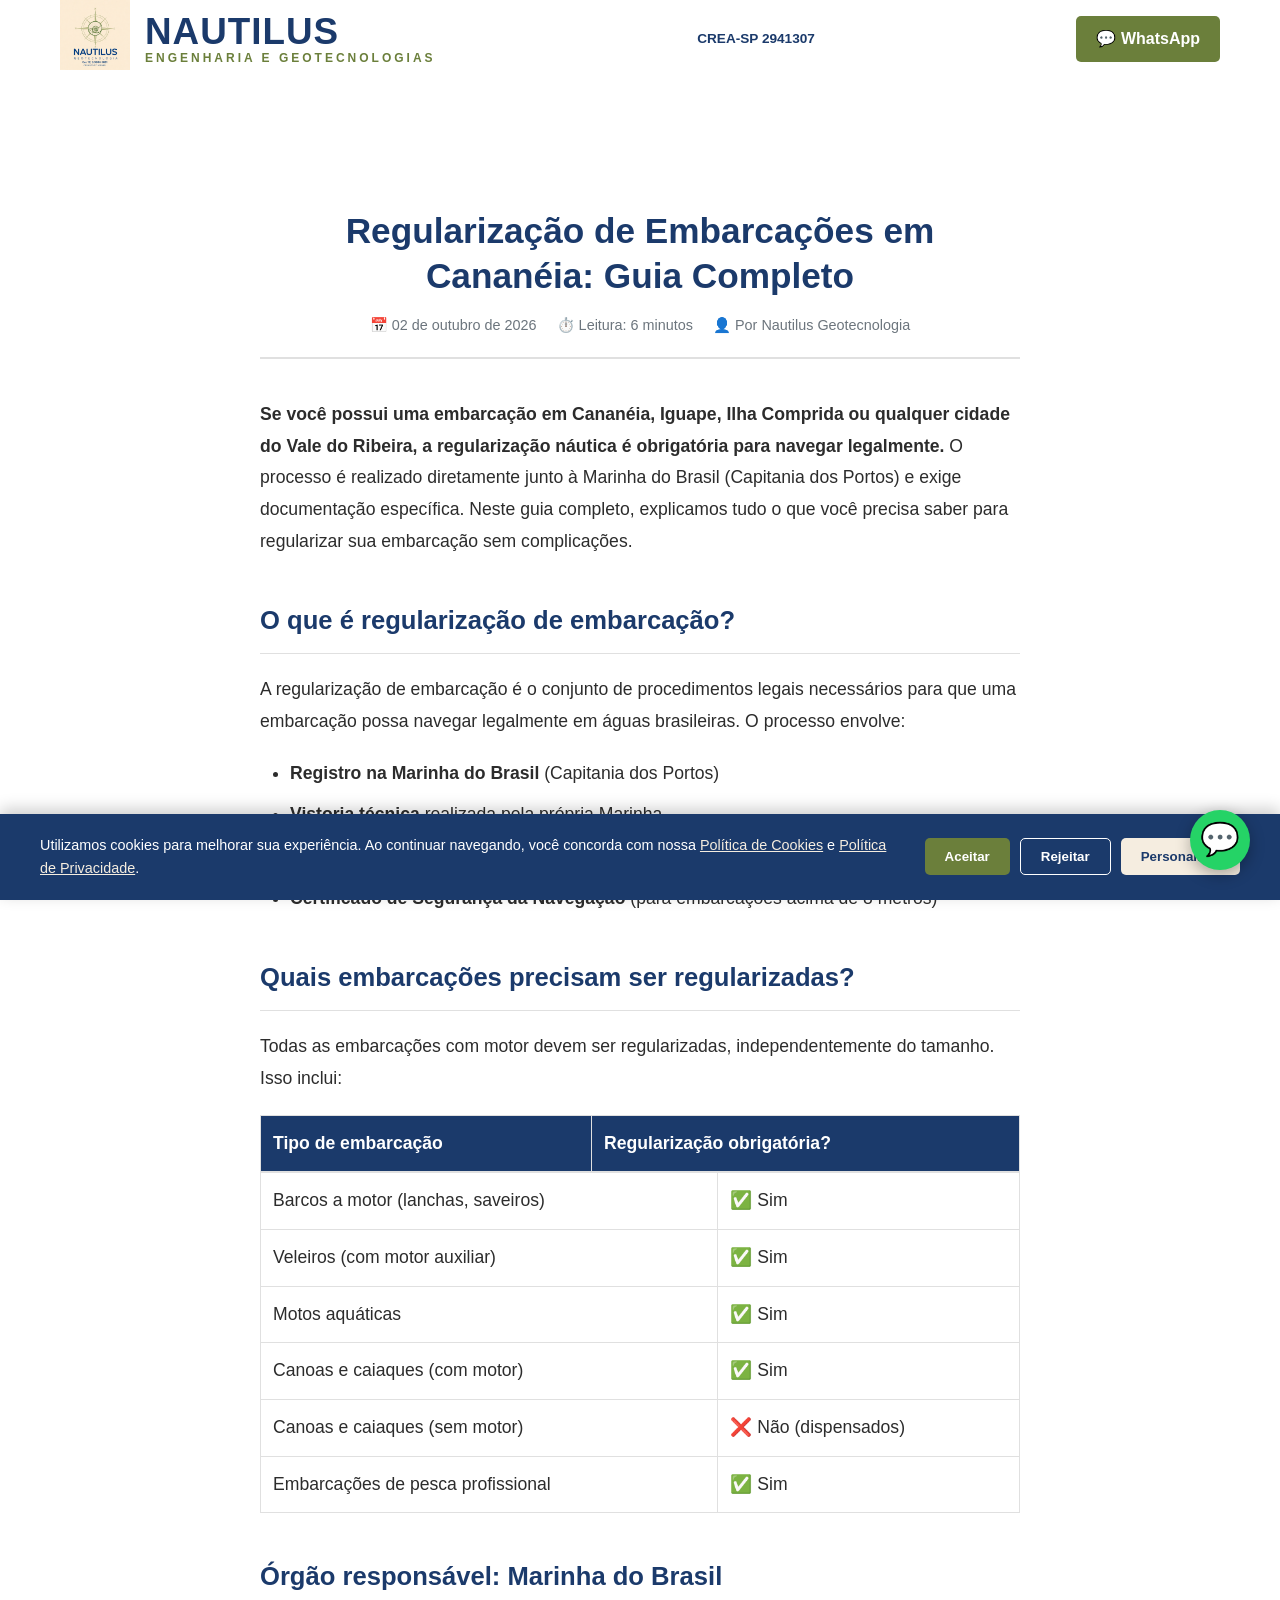
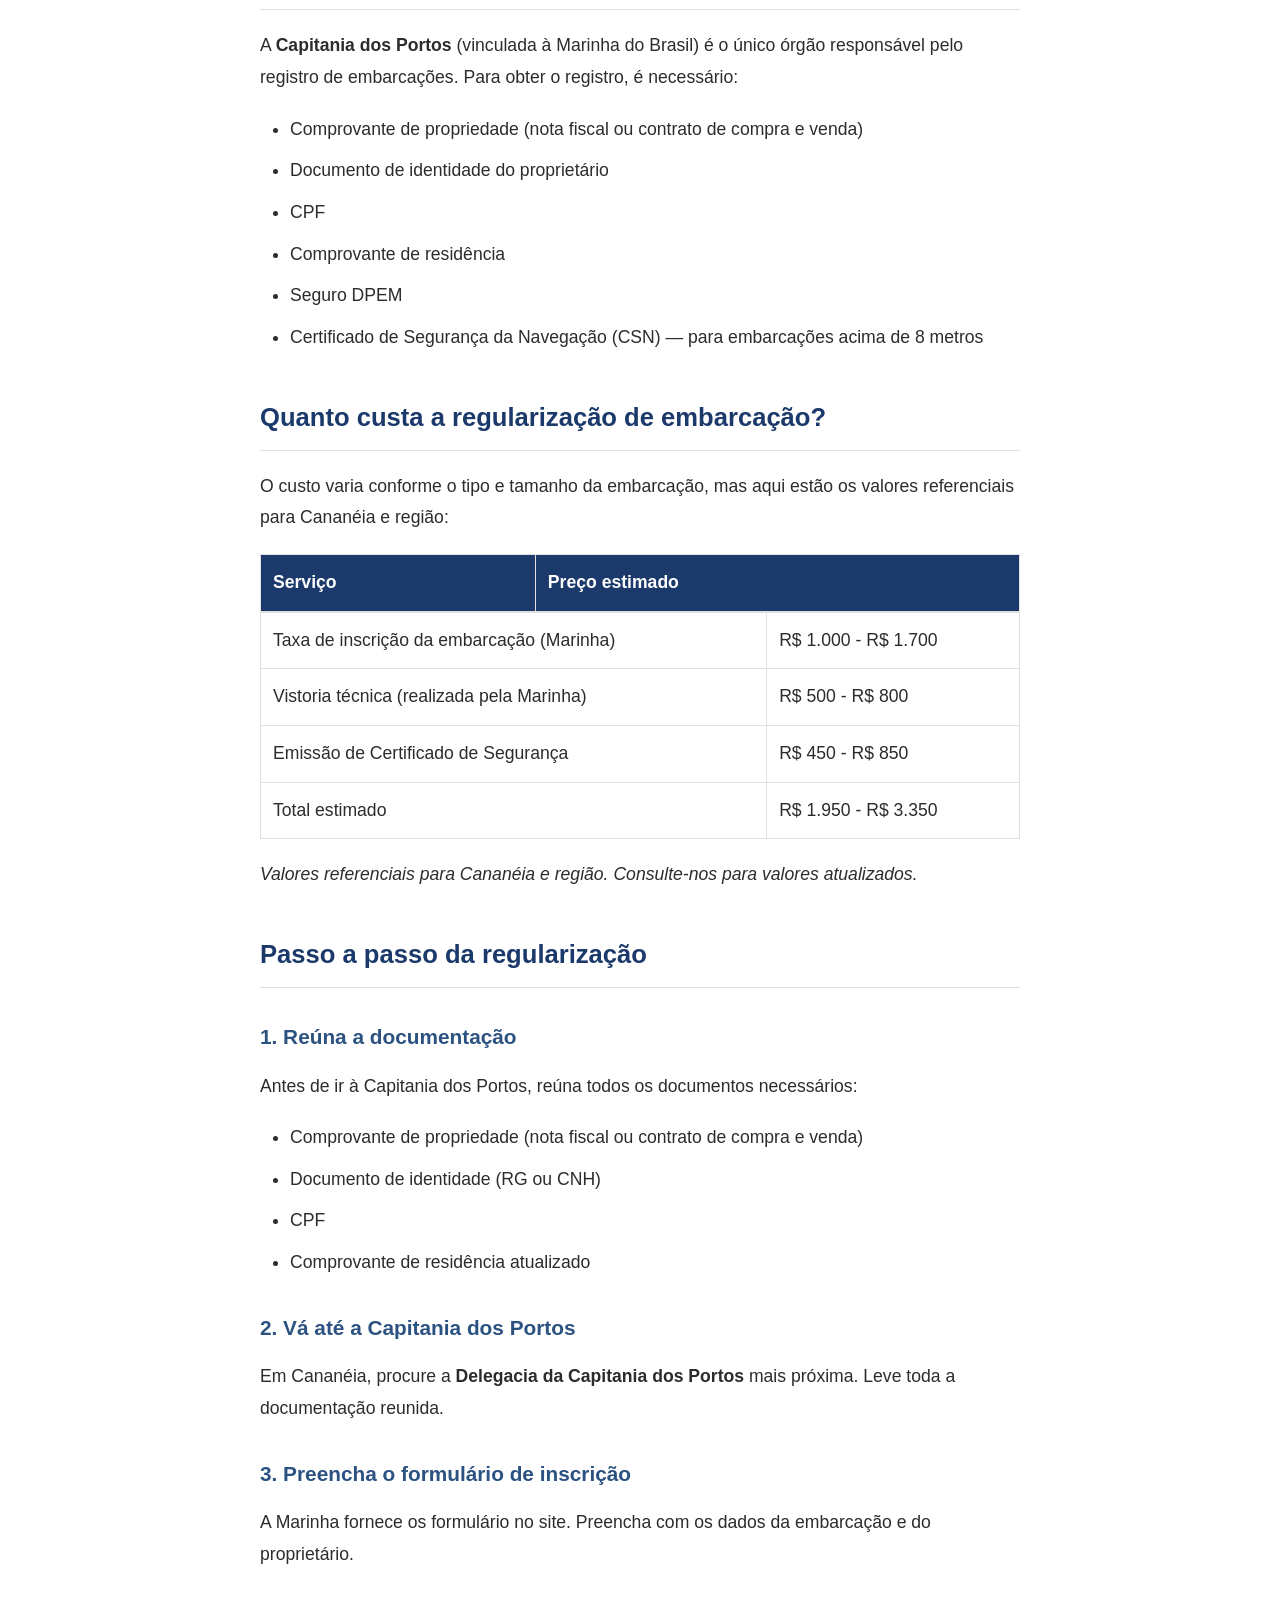
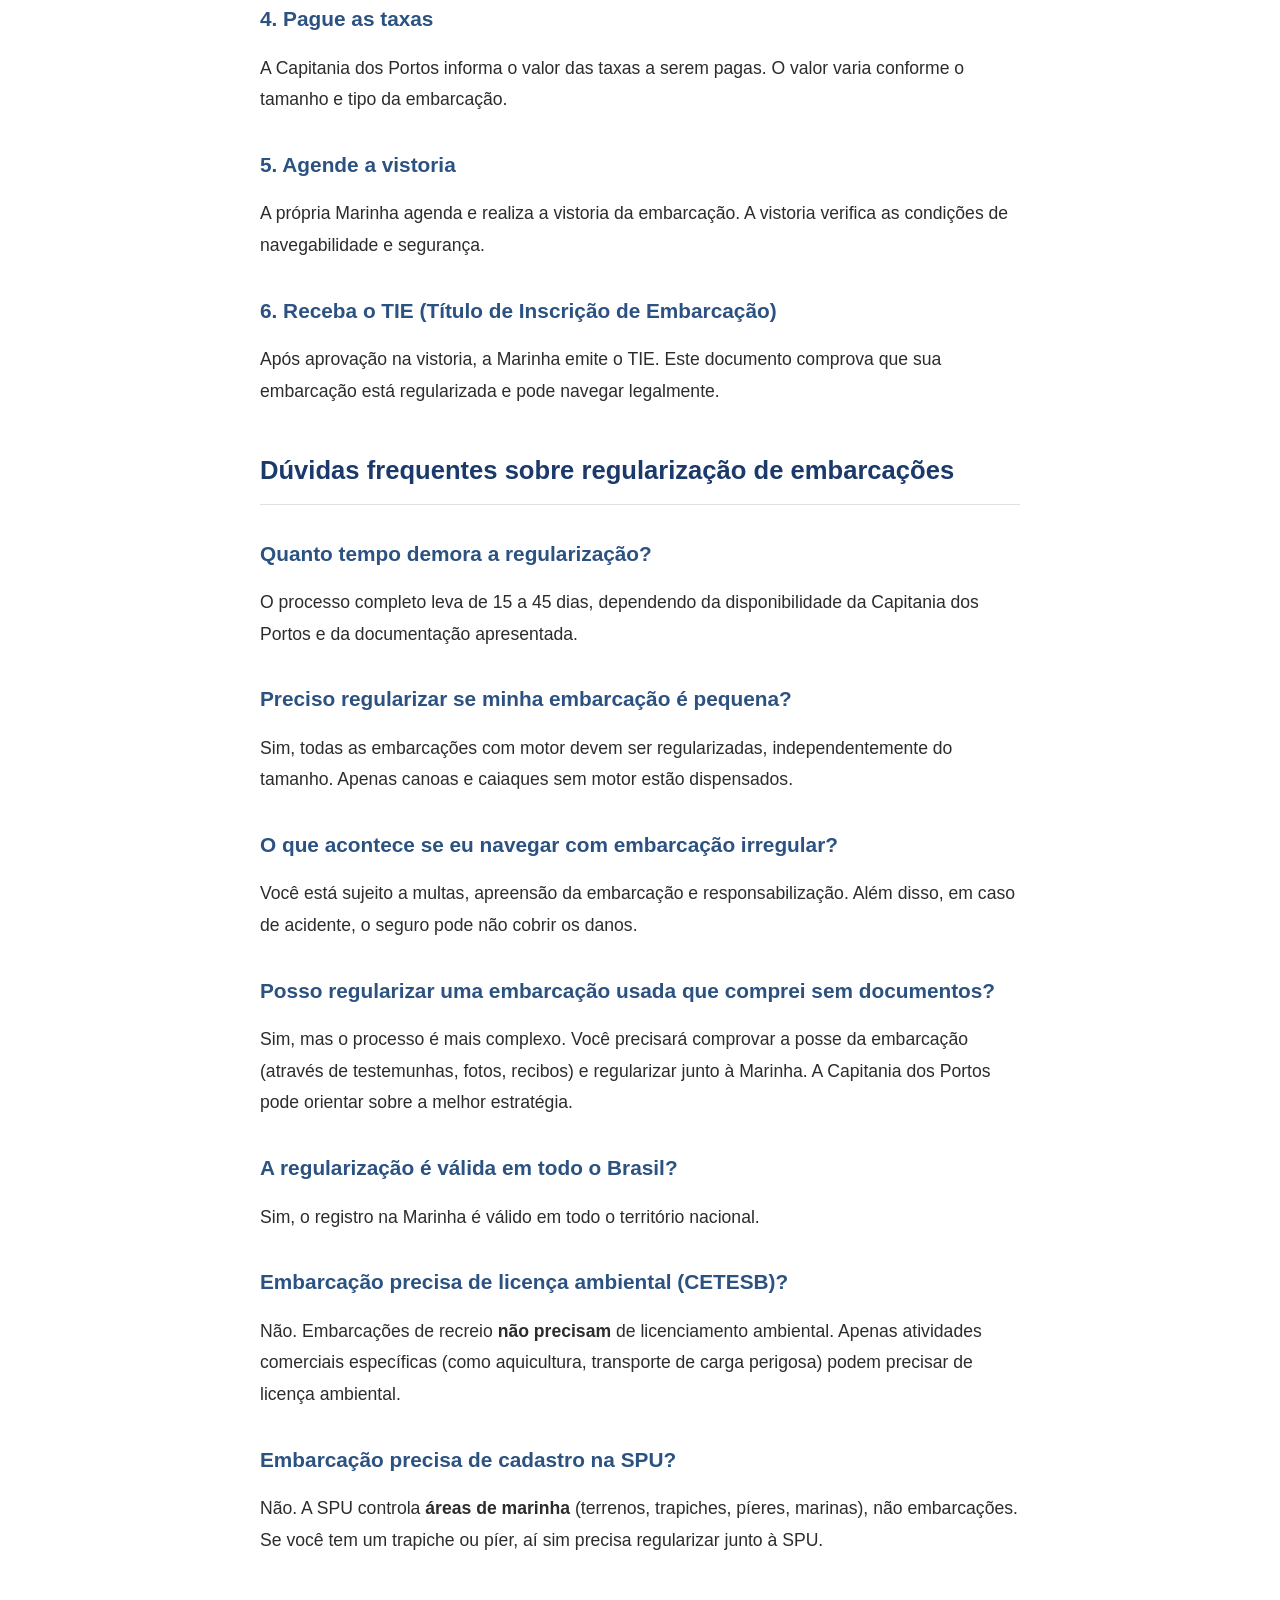
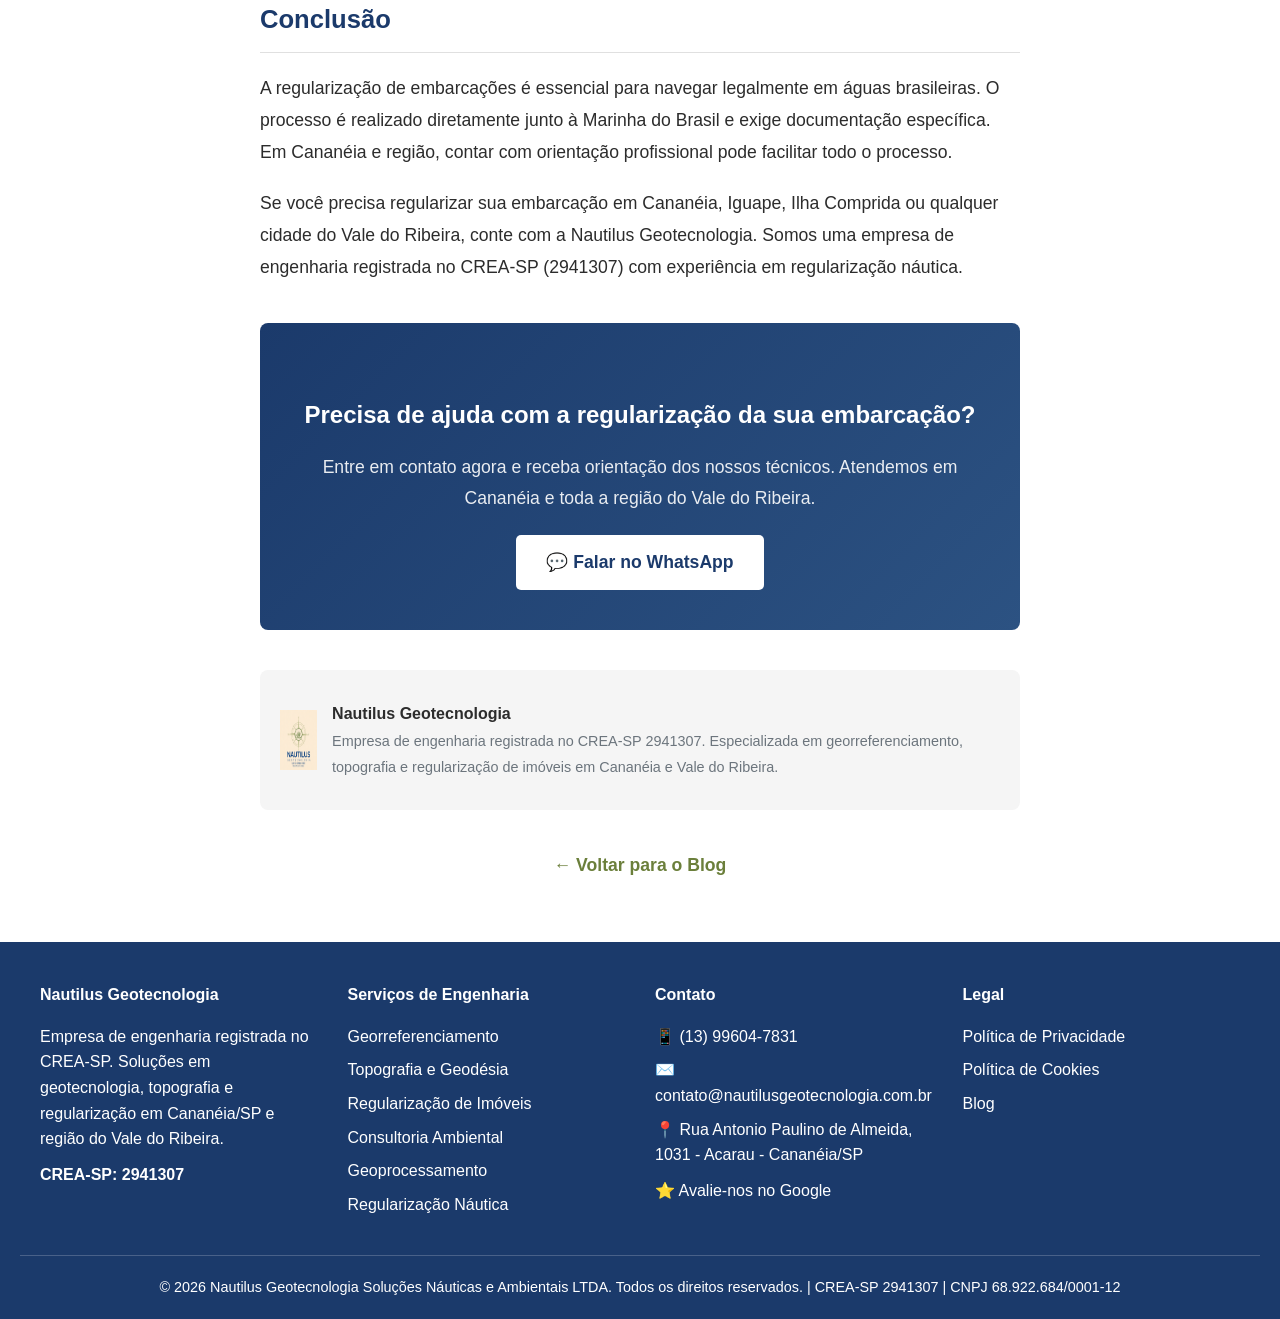
<file: blog/regularizacao-nautica-embarcacoes.html>
<!DOCTYPE html>
<html lang="pt-BR">
<head>
    <meta charset="UTF-8">
    <meta name="viewport" content="width=device-width, initial-scale=1.0">
    <title>Regularização de Embarcações em Cananéia: Guia Completo | Nautilus Geotecnologia</title>
    <meta name="description" content="Saiba como regularizar sua embarcação em Cananéia: registro na Marinha, TIE, vistoria técnica. Documentos necessários, prazos, custos e passo a passo completo.">
    <meta name="keywords" content="regularização de embarcação, Marinha, TIE, Capitania dos Portos, Cananéia, embarcação, barco, lancha, veleiro">
    
    <meta http-equiv="X-Content-Type-Options" content="nosniff">
    <meta name="referrer" content="strict-origin-when-cross-origin">
    <meta http-equiv="Content-Security-Policy" content="default-src 'self'; script-src 'self' 'unsafe-inline' 'unsafe-eval' https://cdn.jsdelivr.net https://script.google.com https://www.googletagmanager.com https://www.google.com https://www.google-analytics.com https://region1.google-analytics.com https://static.cloudflareinsights.com; connect-src 'self' https://script.google.com https://script.googleusercontent.com https://www.google-analytics.com https://www.google.com https://region1.google-analytics.com; style-src 'self' 'unsafe-inline' https://fonts.googleapis.com https://cdnjs.cloudflare.com; font-src 'self' https://fonts.gstatic.com https://cdnjs.cloudflare.com; img-src 'self' data: https:; frame-src https://www.google.com;">

    <meta property="og:type" content="article">
    <meta property="og:title" content="Regularização de Embarcações em Cananéia: Guia Completo">
    <meta property="og:description" content="Guia completo sobre regularização de embarcações: Marinha, TIE, vistoria técnica. Documentos, prazos e custos.">
    <meta property="og:url" content="https://www.nautilusgeotecnologia.com.br/blog/regularizacao-nautica-embarcacoes.html">
    <meta property="og:image" content="https://www.nautilusgeotecnologia.com.br/logo.png">

    <meta name="twitter:card" content="summary_large_image">
    <meta name="twitter:title" content="Regularização de Embarcações em Cananéia: Guia Completo">
    <meta name="twitter:description" content="Guia completo sobre regularização de embarcações.">

    <link rel="canonical" href="https://www.nautilusgeotecnologia.com.br/blog/regularizacao-nautica-embarcacoes.html">
    <link rel="icon" type="image/png" href="/logo.png">

    <link rel="preconnect" href="https://fonts.googleapis.com">
    <link rel="preconnect" href="https://fonts.gstatic.com" crossorigin>
    <link href="https://fonts.googleapis.com/css2?family=Montserrat:wght@400;600;700;800&family=Open+Sans:wght@400;500;600&family=Playfair+Display:wght@400;600;700&display=swap" rel="stylesheet">

    <script async src="https://www.googletagmanager.com/gtag/js?id=G-JGMLBPJZ9C"></script>
    <script>
        window['ga-disable-G-JGMLBPJZ9C'] = true;
        window.dataLayer = window.dataLayer || [];
        function gtag(){dataLayer.push(arguments);}
        gtag('js', new Date());
        if (localStorage.getItem('lgpd_aceito') === 'true') {
            window['ga-disable-G-JGMLBPJZ9C'] = false;
            gtag('config', 'G-JGMLBPJZ9C');
        }
    </script>

    <link rel="stylesheet" href="style.css?v=20261004">
    <script type="application/ld+json">
    {
        "@context": "https://schema.org",
        "@type": "Article",
        "headline": "Regularização de Embarcações em Cananéia: Guia Completo",
        "description": "Saiba como regularizar sua embarcação em Cananéia: registro na Marinha, TIE, vistoria técnica. Documentos necessários, prazos, custos e passo a passo completo.",
        "image": "https://www.nautilusgeotecnologia.com.br/logo.png",
        "author": {
            "@type": "Organization",
            "name": "Nautilus Geotecnologia"
        },
        "publisher": {
            "@type": "Organization",
            "name": "Nautilus Geotecnologia",
            "logo": {
                "@type": "ImageObject",
                "url": "https://www.nautilusgeotecnologia.com.br/logo.png"
            }
        },
        "datePublished": "2026-10-02",
        "dateModified": "2026-10-04"
    }
    </script>
</head>
<body>

<header>
    <div class="container header-content">
        <div class="header-brand">
            <div class="logo">
                <a href="/"><img src="/logo.png" alt="Nautilus Geotecnologia - Empresa de Engenharia"></a>
            </div>
            <div class="header-brand-text">
                <span class="header-brand-name">NAUTILUS</span>
                <span class="header-brand-sub">ENGENHARIA E GEOTECNOLOGIAS</span>
            </div>
        </div>
        <div class="header-crea">CREA-SP 2941307</div>
        <a href="https://wa.me/5513996047831?text=Ol%C3%A1!%20Vim%20pelo%20site%20da%20Nautilus." class="btn-header" target="_blank" rel="noopener noreferrer">💬 WhatsApp</a>
    </div>
</header>

<article class="article-container">

    <header class="article-header">
        <h1>Regularização de Embarcações em Cananéia: Guia Completo</h1>
        <div class="article-meta">
            <time datetime="2026-10-02">📅 02 de outubro de 2026</time>
            <span>⏱️ Leitura: 6 minutos</span>
            <span>👤 Por Nautilus Geotecnologia</span>
        </div>
    </header>

    <div class="article-content">

        <p><strong>Se você possui uma embarcação em Cananéia, Iguape, Ilha Comprida ou qualquer cidade do Vale do Ribeira, a regularização náutica é obrigatória para navegar legalmente.</strong> O processo é realizado diretamente junto à Marinha do Brasil (Capitania dos Portos) e exige documentação específica. Neste guia completo, explicamos tudo o que você precisa saber para regularizar sua embarcação sem complicações.</p>

        <h2>O que é regularização de embarcação?</h2>

        <p>A regularização de embarcação é o conjunto de procedimentos legais necessários para que uma embarcação possa navegar legalmente em águas brasileiras. O processo envolve:</p>

        <ul>
            <li><strong>Registro na Marinha do Brasil</strong> (Capitania dos Portos)</li>
            <li><strong>Vistoria técnica</strong> realizada pela própria Marinha</li>
            <li><strong>Emissão do TIE</strong> (Título de Inscrição de Embarcação)</li>
            <li><strong>Certificado de Segurança da Navegação</strong> (para embarcações acima de 8 metros)</li>
        </ul>

        <h2>Quais embarcações precisam ser regularizadas?</h2>

        <p>Todas as embarcações com motor devem ser regularizadas, independentemente do tamanho. Isso inclui:</p>

        <table>
            <thead>
                <tr>
                    <th>Tipo de embarcação</th>
                    <th>Regularização obrigatória?</th>
                </tr>
            </thead>
            <tbody>
                <tr>
                    <td>Barcos a motor (lanchas, saveiros)</td>
                    <td>✅ Sim</td>
                </tr>
                <tr>
                    <td>Veleiros (com motor auxiliar)</td>
                    <td>✅ Sim</td>
                </tr>
                <tr>
                    <td>Motos aquáticas</td>
                    <td>✅ Sim</td>
                </tr>
                <tr>
                    <td>Canoas e caiaques (com motor)</td>
                    <td>✅ Sim</td>
                </tr>
                <tr>
                    <td>Canoas e caiaques (sem motor)</td>
                    <td>❌ Não (dispensados)</td>
                </tr>
                <tr>
                    <td>Embarcações de pesca profissional</td>
                    <td>✅ Sim</td>
                </tr>
            </tbody>
        </table>

        <h2>Órgão responsável: Marinha do Brasil</h2>

        <p>A <strong>Capitania dos Portos</strong> (vinculada à Marinha do Brasil) é o único órgão responsável pelo registro de embarcações. Para obter o registro, é necessário:</p>

        <ul>
            <li>Comprovante de propriedade (nota fiscal ou contrato de compra e venda)</li>
            <li>Documento de identidade do proprietário</li>
            <li>CPF</li>
            <li>Comprovante de residência</li>
            <li>Seguro DPEM</li>
            <li>Certificado de Segurança da Navegação (CSN) — para embarcações acima de 8 metros</li>
        </ul>

        <h2>Quanto custa a regularização de embarcação?</h2>

        <p>O custo varia conforme o tipo e tamanho da embarcação, mas aqui estão os valores referenciais para Cananéia e região:</p>

        <table>
            <thead>
                <tr>
                    <th>Serviço</th>
                    <th>Preço estimado</th>
                </tr>
            </thead>
            <tbody>
                <tr>
                    <td>Taxa de inscrição da embarcação (Marinha)</td>
                    <td>R$ 1.000 - R$ 1.700</td>
                </tr>
                <tr>
                    <td>Vistoria técnica (realizada pela Marinha)</td>
                    <td>R$ 500 - R$ 800</td>
                </tr>
                <tr>
                    <td>Emissão de Certificado de Segurança</td>
                    <td>R$ 450 - R$ 850</td>
                </tr>
                <tr>
                    <td>Total estimado</td>
                    <td>R$ 1.950 - R$ 3.350</td>
                </tr>
            </tbody>
        </table>

        <p><em>Valores referenciais para Cananéia e região. Consulte-nos para valores atualizados.</em></p>

        <h2>Passo a passo da regularização</h2>

        <h3>1. Reúna a documentação</h3>
        <p>Antes de ir à Capitania dos Portos, reúna todos os documentos necessários:</p>
        <ul>
            <li>Comprovante de propriedade (nota fiscal ou contrato de compra e venda)</li>
            <li>Documento de identidade (RG ou CNH)</li>
            <li>CPF</li>
            <li>Comprovante de residência atualizado</li>
        </ul>

        <h3>2. Vá até a Capitania dos Portos</h3>
        <p>Em Cananéia, procure a <strong>Delegacia da Capitania dos Portos</strong> mais próxima. Leve toda a documentação reunida.</p>

        <h3>3. Preencha o formulário de inscrição</h3>
        <p>A Marinha fornece os formulário no site. Preencha com os dados da embarcação e do proprietário.</p>

        <h3>4. Pague as taxas</h3>
        <p>A Capitania dos Portos informa o valor das taxas a serem pagas. O valor varia conforme o tamanho e tipo da embarcação.</p>

        <h3>5. Agende a vistoria</h3>
        <p>A própria Marinha agenda e realiza a vistoria da embarcação. A vistoria verifica as condições de navegabilidade e segurança.</p>

        <h3>6. Receba o TIE (Título de Inscrição de Embarcação)</h3>
        <p>Após aprovação na vistoria, a Marinha emite o TIE. Este documento comprova que sua embarcação está regularizada e pode navegar legalmente.</p>

        <h2>Dúvidas frequentes sobre regularização de embarcações</h2>

        <h3>Quanto tempo demora a regularização?</h3>
        <p>O processo completo leva de 15 a 45 dias, dependendo da disponibilidade da Capitania dos Portos e da documentação apresentada.</p>

        <h3>Preciso regularizar se minha embarcação é pequena?</h3>
        <p>Sim, todas as embarcações com motor devem ser regularizadas, independentemente do tamanho. Apenas canoas e caiaques sem motor estão dispensados.</p>

        <h3>O que acontece se eu navegar com embarcação irregular?</h3>
        <p>Você está sujeito a multas, apreensão da embarcação e responsabilização. Além disso, em caso de acidente, o seguro pode não cobrir os danos.</p>

        <h3>Posso regularizar uma embarcação usada que comprei sem documentos?</h3>
        <p>Sim, mas o processo é mais complexo. Você precisará comprovar a posse da embarcação (através de testemunhas, fotos, recibos) e regularizar junto à Marinha. A Capitania dos Portos pode orientar sobre a melhor estratégia.</p>

        <h3>A regularização é válida em todo o Brasil?</h3>
        <p>Sim, o registro na Marinha é válido em todo o território nacional.</p>

        <h3>Embarcação precisa de licença ambiental (CETESB)?</h3>
        <p>Não. Embarcações de recreio <strong>não precisam</strong> de licenciamento ambiental. Apenas atividades comerciais específicas (como aquicultura, transporte de carga perigosa) podem precisar de licença ambiental.</p>

        <h3>Embarcação precisa de cadastro na SPU?</h3>
        <p>Não. A SPU controla <strong>áreas de marinha</strong> (terrenos, trapiches, píeres, marinas), não embarcações. Se você tem um trapiche ou píer, aí sim precisa regularizar junto à SPU.</p>

        <h2>Conclusão</h2>

        <p>A regularização de embarcações é essencial para navegar legalmente em águas brasileiras. O processo é realizado diretamente junto à Marinha do Brasil e exige documentação específica. Em Cananéia e região, contar com orientação profissional pode facilitar todo o processo.</p>

        <p>Se você precisa regularizar sua embarcação em Cananéia, Iguape, Ilha Comprida ou qualquer cidade do Vale do Ribeira, conte com a Nautilus Geotecnologia. Somos uma empresa de engenharia registrada no CREA-SP (2941307) com experiência em regularização náutica.</p>

        <div class="article-cta">
            <h3>Precisa de ajuda com a regularização da sua embarcação?</h3>
            <p>Entre em contato agora e receba orientação dos nossos técnicos. Atendemos em Cananéia e toda a região do Vale do Ribeira.</p>
            <a href="https://wa.me/5513996047831?text=Ol%C3%A1!%20Vi%20o%20artigo%20sobre%20regulariza%C3%A7%C3%A3o%20de%20embarca%C3%A7%C3%B5es%20e%20gostaria%20de%20orienta%C3%A7%C3%A3o." class="btn" target="_blank" rel="noopener noreferrer">💬 Falar no WhatsApp</a>
        </div>

        <div class="article-author">
            <a href="/"><img src="/logo.png" alt="Nautilus Geotecnologia"></a>
            <div class="article-author-info">
                <strong>Nautilus Geotecnologia</strong>
                Empresa de engenharia registrada no CREA-SP 2941307. Especializada em georreferenciamento, topografia e regularização de imóveis em Cananéia e Vale do Ribeira.
            </div>
        </div>

        <p style="text-align: center; margin-top: 40px;">
            <a href="/blog/" style="color: var(--verde-oliva); font-weight: 600;">← Voltar para o Blog</a>
        </p>

    </div>

</article>

<footer>
    <div class="footer-content">
        <div class="footer-col">
            <h4>Nautilus Geotecnologia</h4>
            <p>Empresa de engenharia registrada no CREA-SP. Soluções em geotecnologia, topografia e regularização em Cananéia/SP e região do Vale do Ribeira.</p>
            <p style="margin-top:10px;"><strong>CREA-SP: 2941307</strong></p>
        </div>
        <div class="footer-col">
            <h4>Serviços de Engenharia</h4>
            <a href="/#servicos">Georreferenciamento</a>
            <a href="/#servicos">Topografia e Geodésia</a>
            <a href="/#servicos">Regularização de Imóveis</a>
            <a href="/#servicos">Consultoria Ambiental</a>
            <a href="/#servicos">Geoprocessamento</a>
            <a href="/#servicos">Regularização Náutica</a>
        </div>
        <div class="footer-col">
            <h4>Contato</h4>
            <a href="https://wa.me/5513996047831" target="_blank" rel="noopener noreferrer">📱 (13) 99604-7831</a>
            <a href="mailto:contato@nautilusgeotecnologia.com.br">✉️ contato@nautilusgeotecnologia.com.br</a>
            <p>📍 Rua Antonio Paulino de Almeida, 1031 - Acarau - Cananéia/SP</p>
            <a href="https://g.page/r/CWhlUBIz4V2uEBM/review" target="_blank" rel="noopener noreferrer" style="margin-top:10px;">⭐ Avalie-nos no Google</a>
        </div>
        <div class="footer-col">
            <h4>Legal</h4>
            <a href="/politica-de-privacidade.html">Política de Privacidade</a>
            <a href="/politica-de-cookies.html">Política de Cookies</a>
            <a href="/blog/">Blog</a>
        </div>
    </div>
    <div class="footer-bottom">
        <p>&copy; 2026 Nautilus Geotecnologia Soluções Náuticas e Ambientais LTDA. Todos os direitos reservados. | CREA-SP 2941307 | CNPJ 68.922.684/0001-12</p>
    </div>
</footer>

<a href="https://wa.me/5513996047831?text=Ol%C3%A1!%20Vim%20pelo%20site." class="whatsapp-float" target="_blank" rel="noopener noreferrer" title="Fale conosco no WhatsApp">💬</a>

<div class="lgpd-banner" id="lgpdBanner">
    <div class="lgpd-content">
        <p>Utilizamos cookies para melhorar sua experiência. Ao continuar navegando, você concorda com nossa <a href="/politica-de-cookies.html" style="color:var(--bege-creme); text-decoration:underline;">Política de Cookies</a> e <a href="/politica-de-privacidade.html" style="color:var(--bege-creme); text-decoration:underline;">Política de Privacidade</a>.</p>
        <div class="lgpd-buttons">
            <button class="lgpd-btn aceitar" onclick="aceitarLGPD()">Aceitar</button>
            <button class="lgpd-btn rejeitar" onclick="rejeitarLGPD()">Rejeitar</button>
            <button class="lgpd-btn personalizar" onclick="personalizarLGPD()">Personalizar</button>
        </div>
    </div>
</div>

<script>
    function mostrarLGPD() {
        if (!localStorage.getItem('lgpd_aceito') && !localStorage.getItem('lgpd_rejeitado')) {
            document.getElementById('lgpdBanner').classList.add('show');
        }
    }
    function ativarAnalytics() {
        window['ga-disable-G-JGMLBPJZ9C'] = false;
        gtag('config', 'G-JGMLBPJZ9C');
    }
    function aceitarLGPD() {
        localStorage.setItem('lgpd_aceito', 'true');
        ativarAnalytics();
        document.getElementById('lgpdBanner').classList.remove('show');
    }
    function rejeitarLGPD() {
        localStorage.setItem('lgpd_rejeitado', 'true');
        document.getElementById('lgpdBanner').classList.remove('show');
    }
    function personalizarLGPD() {
        window.location.href = '/politica-de-cookies.html';
    }
    window.addEventListener('load', () => {
        mostrarLGPD();
        if (localStorage.getItem('lgpd_aceito') === 'true') ativarAnalytics();
    });
</script>

</body>
</html>
</file>
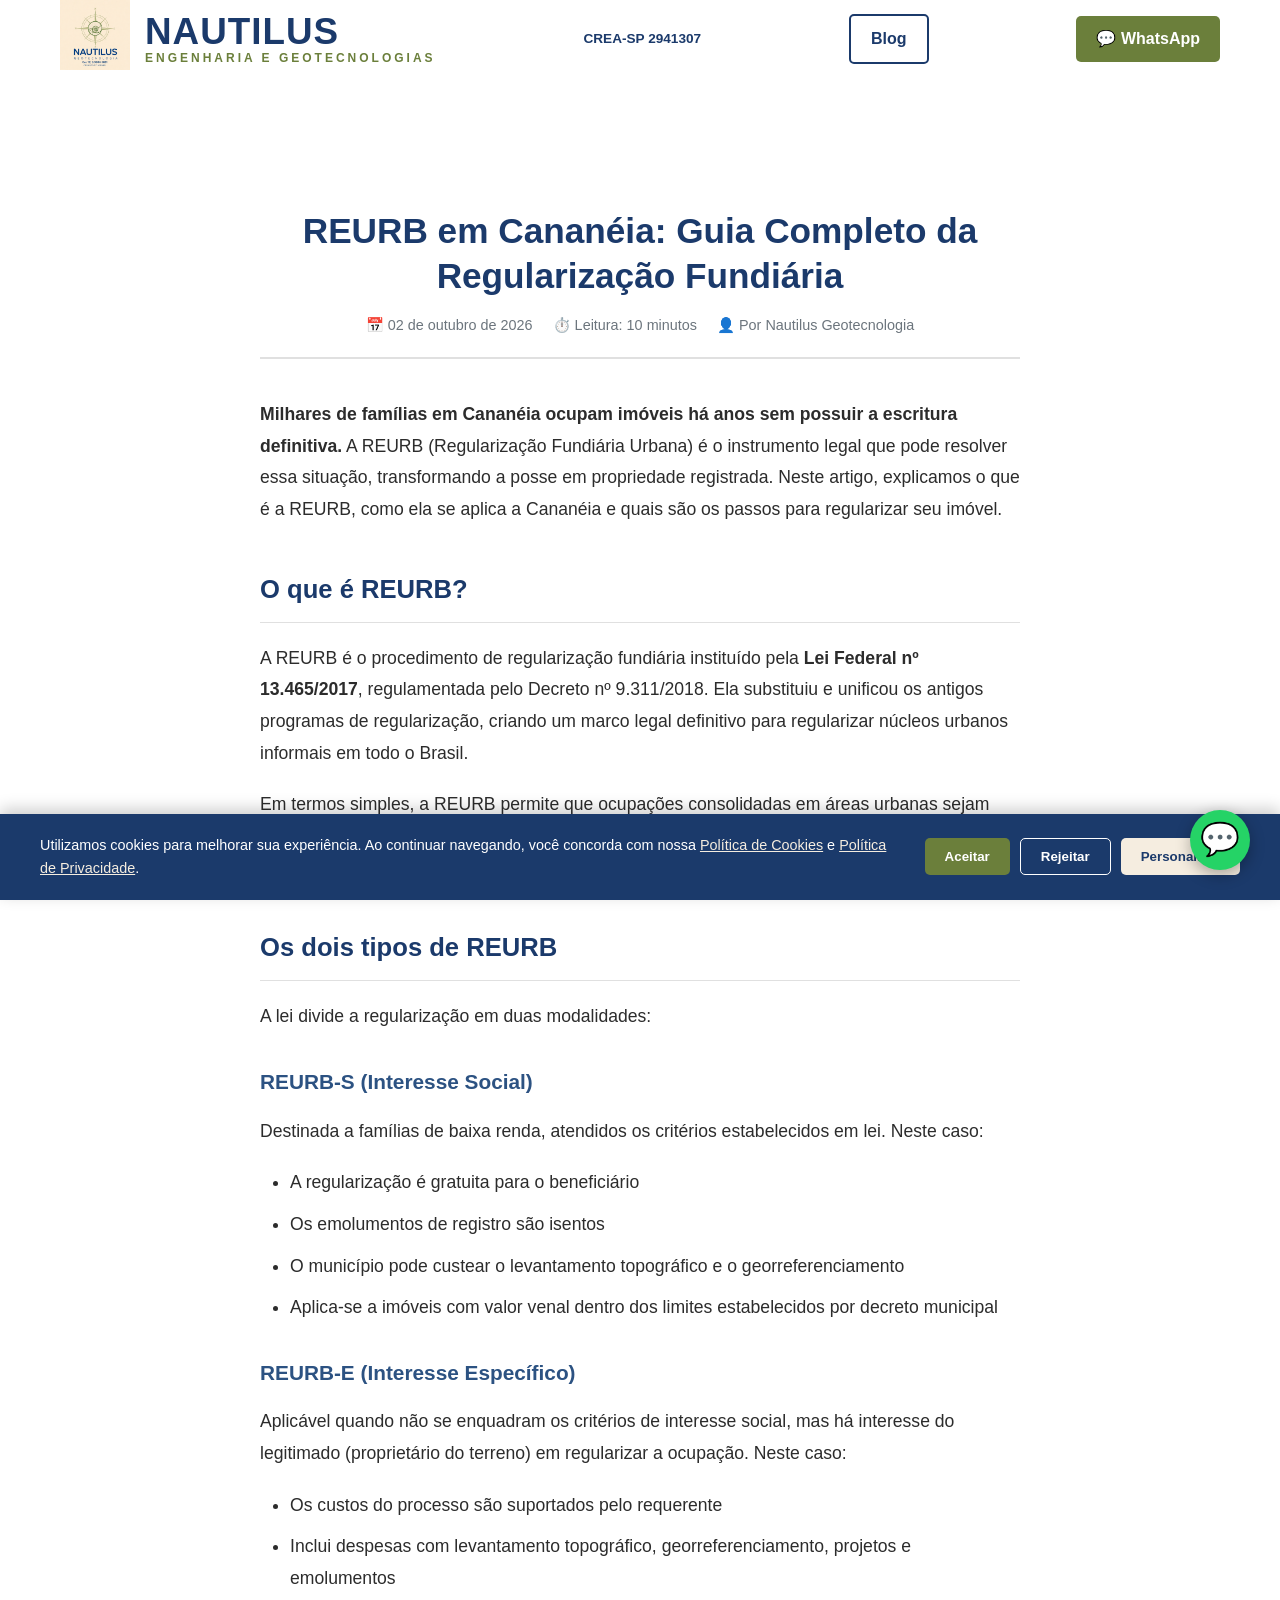
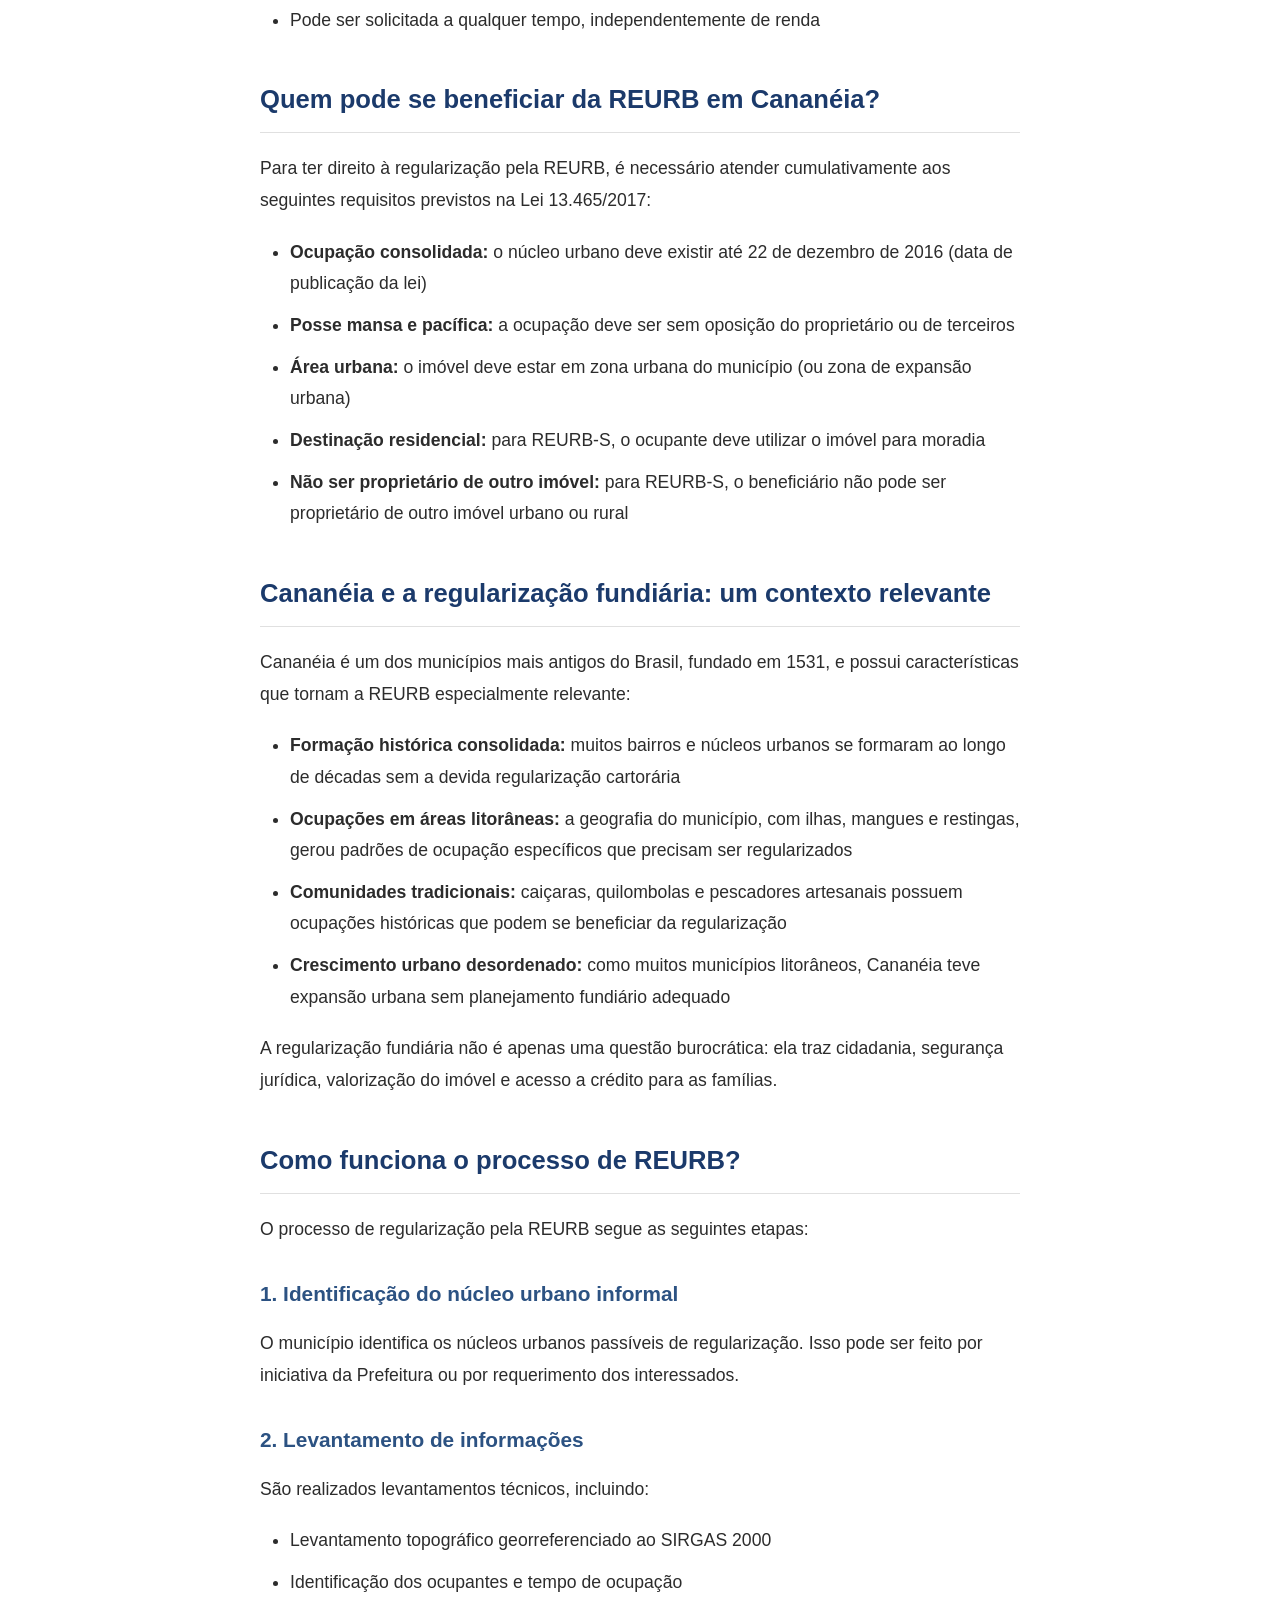
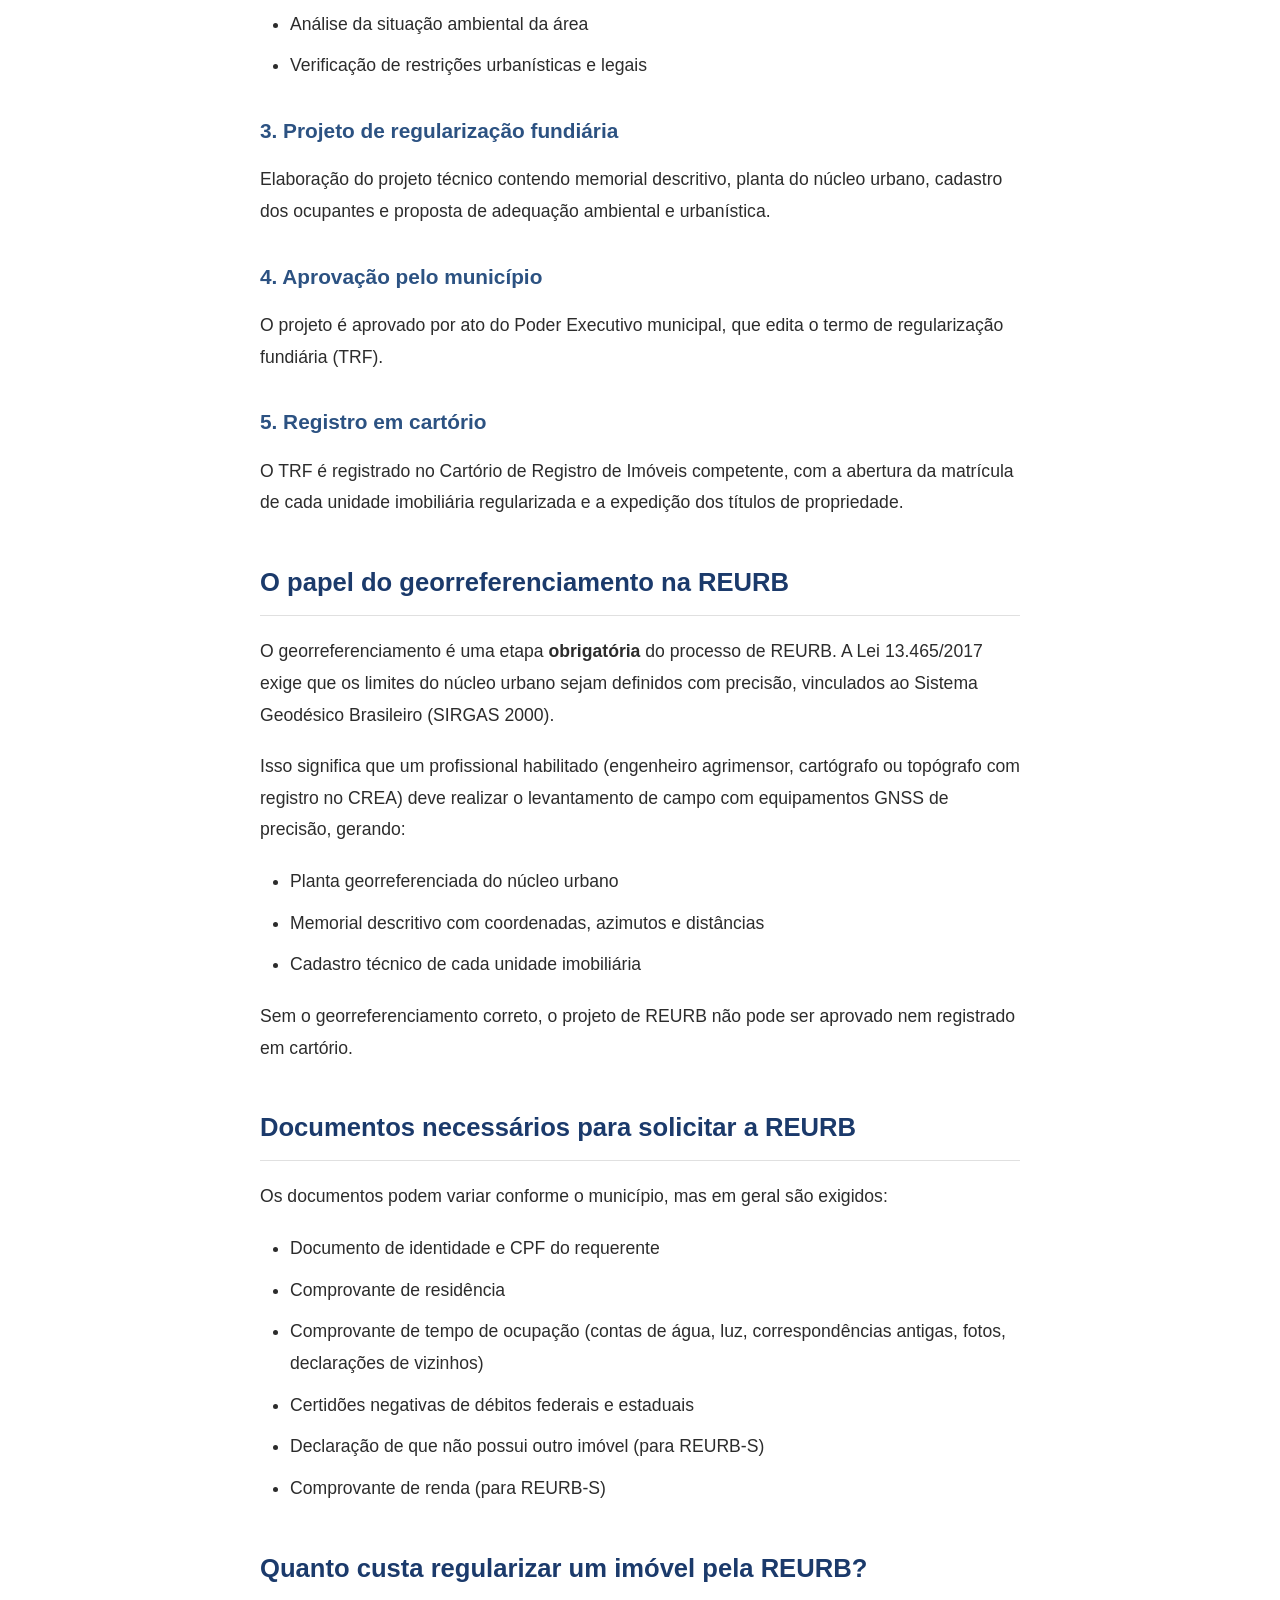
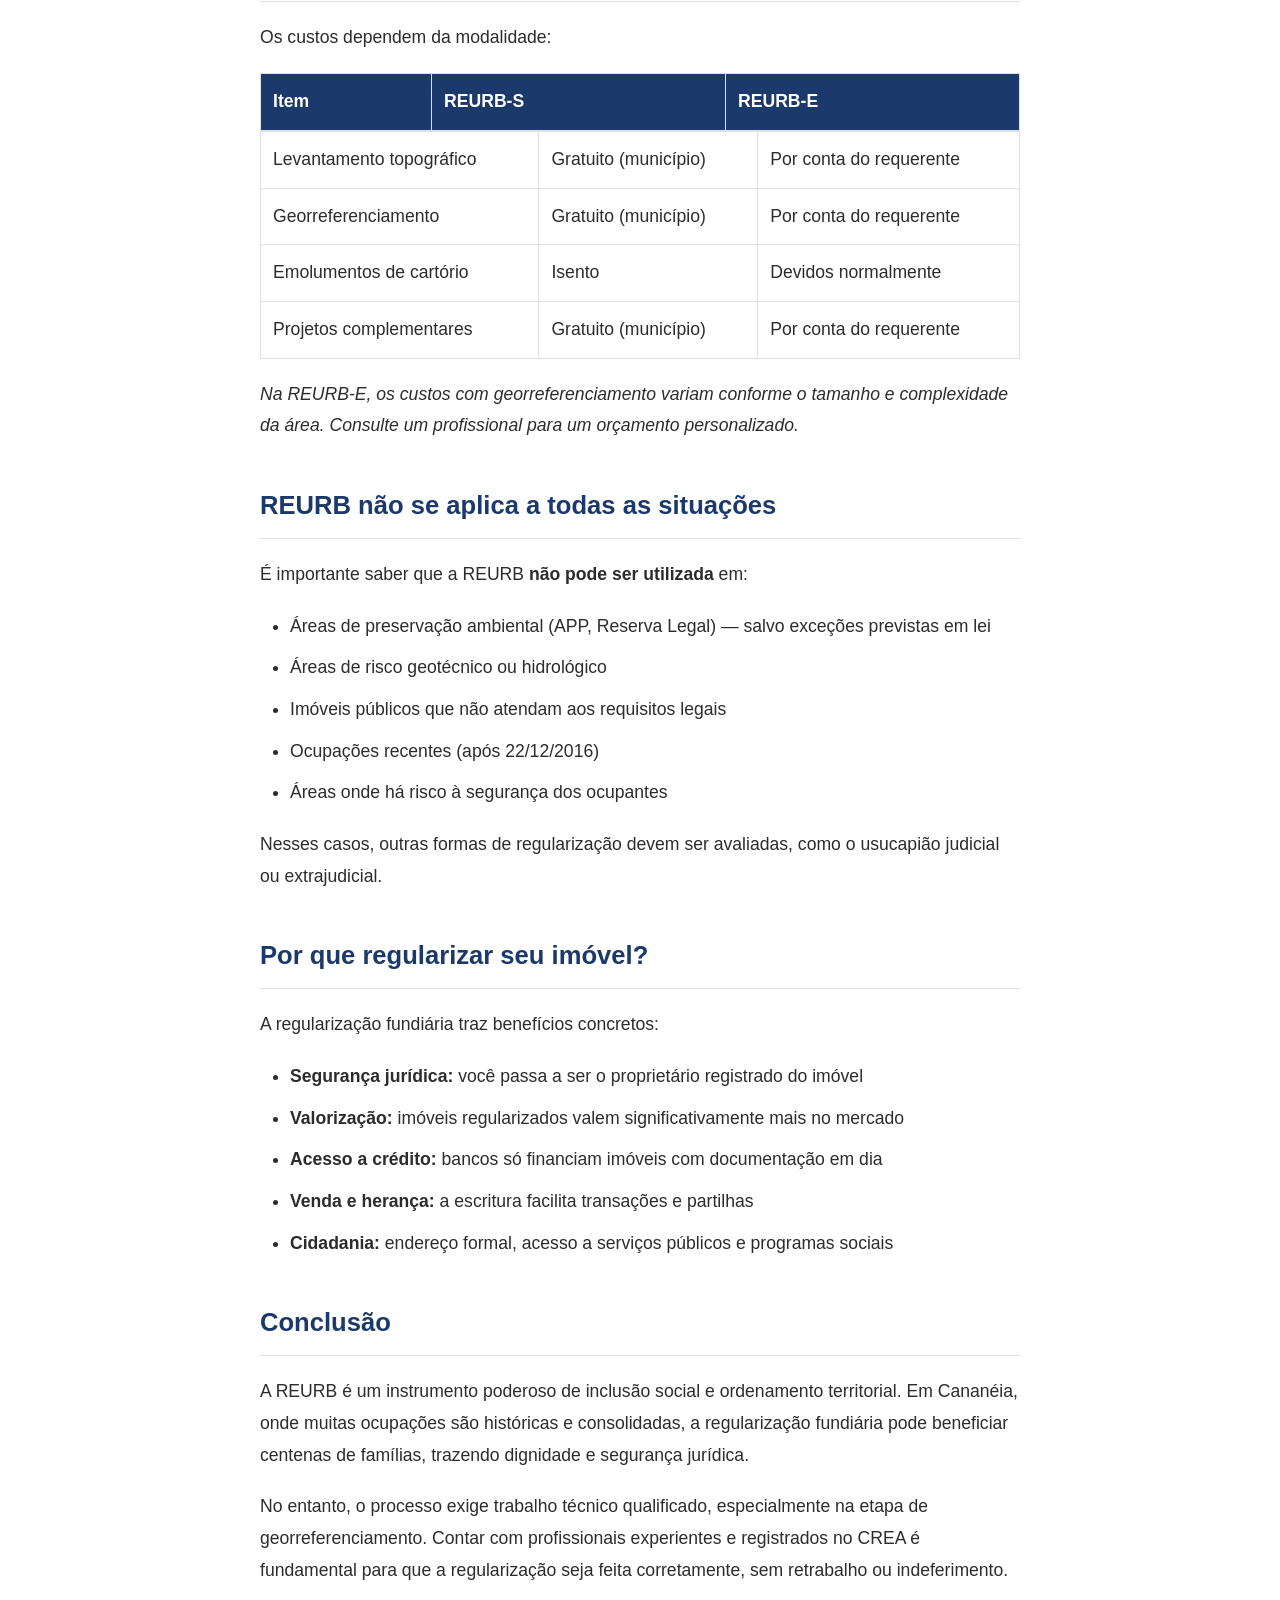
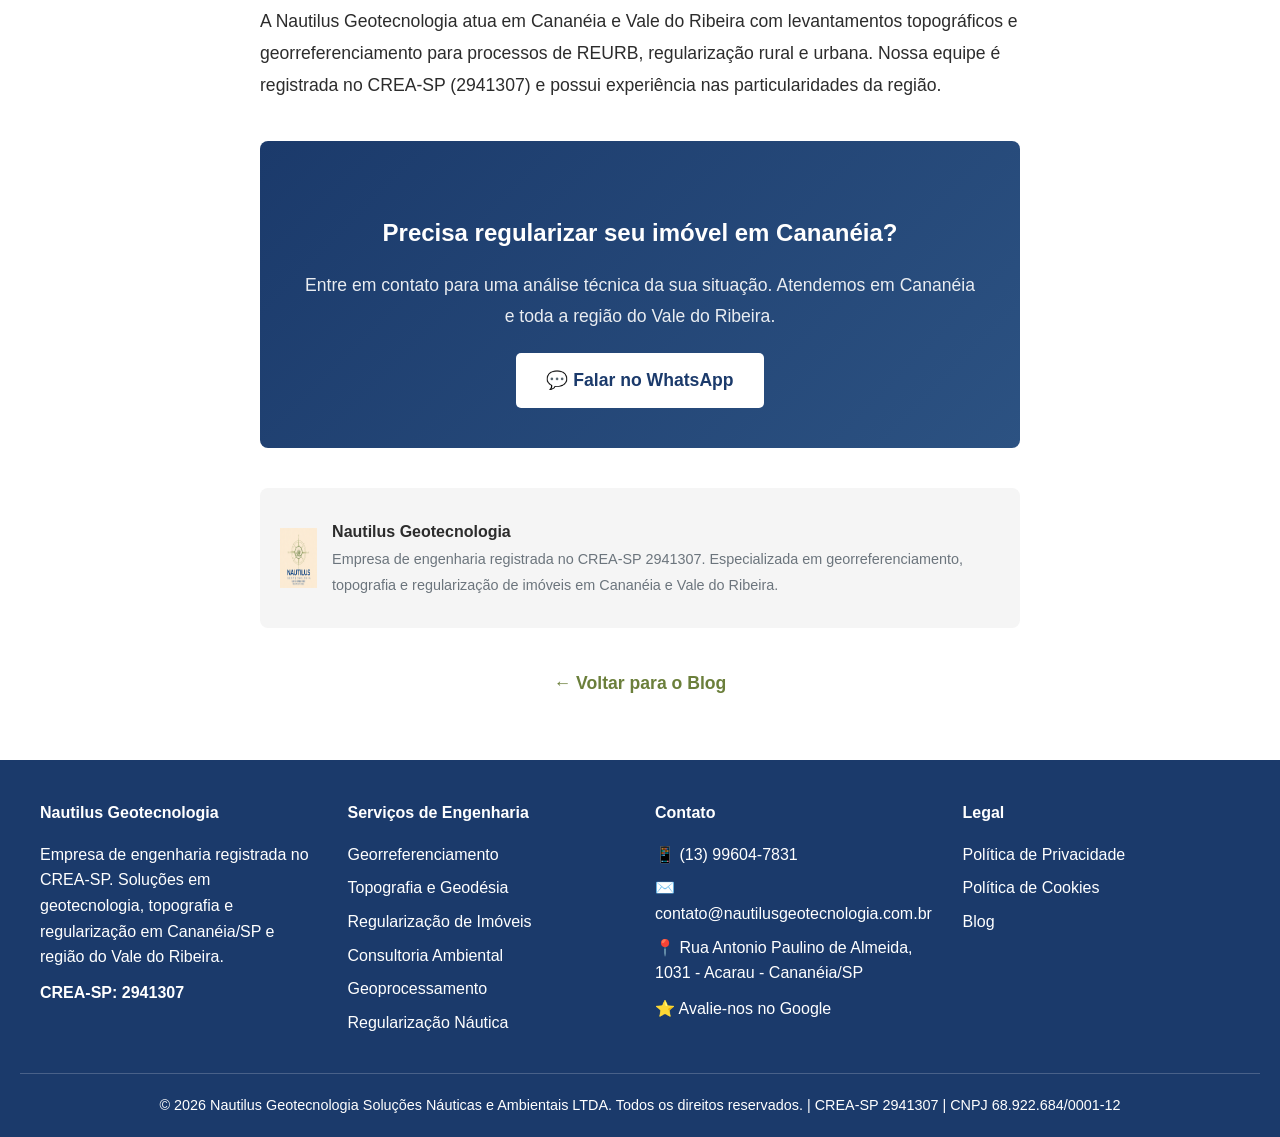
<file: blog/reurb-regularizacao-fundiaria-cananeia.html>
<!DOCTYPE html>
<html lang="pt-BR">
<head>
    <meta charset="UTF-8">
    <meta name="viewport" content="width=device-width, initial-scale=1.0">
    <title>REURB em Cananéia: Guia Completo da Regularização Fundiária | Nautilus Geotecnologia</title>
    <meta name="description" content="Entenda o que é REURB, como funciona a regularização fundiária em Cananéia, quem tem direito, documentos necessários e o papel do georreferenciamento.">
    <meta name="keywords" content="REURB, regularização fundiária, Cananéia, REURB-S, REURB-E, Lei 13.465/2017, escritura, imóvel regular">
    
    <meta http-equiv="X-Content-Type-Options" content="nosniff">
    <meta name="referrer" content="strict-origin-when-cross-origin">
    <meta http-equiv="Content-Security-Policy" content="default-src 'self'; script-src 'self' 'unsafe-inline' 'unsafe-eval' https://cdn.jsdelivr.net https://script.google.com https://www.googletagmanager.com https://www.google.com https://www.google-analytics.com https://region1.google-analytics.com https://static.cloudflareinsights.com; connect-src 'self' https://script.google.com https://script.googleusercontent.com https://www.google-analytics.com https://www.google.com https://region1.google-analytics.com; style-src 'self' 'unsafe-inline' https://fonts.googleapis.com https://cdnjs.cloudflare.com; font-src 'self' https://fonts.gstatic.com https://cdnjs.cloudflare.com; img-src 'self' data: https:; frame-src https://www.google.com;">

    <meta property="og:type" content="article">
    <meta property="og:title" content="REURB em Cananéia: Guia Completo da Regularização Fundiária">
    <meta property="og:description" content="Entenda o que é REURB, como funciona a regularização fundiária em Cananéia, quem tem direito e documentos necessários.">
    <meta property="og:url" content="https://www.nautilusgeotecnologia.com.br/blog/reurb-regularizacao-fundiaria-cananeia.html">
    <meta property="og:image" content="https://www.nautilusgeotecnologia.com.br/logo.png">

    <meta name="twitter:card" content="summary_large_image">
    <meta name="twitter:title" content="REURB em Cananéia: Guia Completo da Regularização Fundiária">
    <meta name="twitter:description" content="Entenda o que é REURB, como funciona a regularização fundiária em Cananéia, quem tem direito e documentos necessários.">
    <meta name="twitter:image" content="https://www.nautilusgeotecnologia.com.br/logo.png">

    <link rel="canonical" href="https://www.nautilusgeotecnologia.com.br/blog/reurb-regularizacao-fundiaria-cananeia.html">
    <link rel="icon" type="image/png" href="/logo.png">

    <link rel="preconnect" href="https://fonts.googleapis.com">
    <link rel="preconnect" href="https://fonts.gstatic.com" crossorigin>
    <link href="https://fonts.googleapis.com/css2?family=Montserrat:wght@400;600;700;800&family=Open+Sans:wght@400;500;600&family=Playfair+Display:wght@400;600;700&display=swap" rel="stylesheet">

    <script async src="https://www.googletagmanager.com/gtag/js?id=G-JGMLBPJZ9C"></script>
    <script>
        window['ga-disable-G-JGMLBPJZ9C'] = true;
        window.dataLayer = window.dataLayer || [];
        function gtag(){dataLayer.push(arguments);}
        gtag('js', new Date());
        if (localStorage.getItem('lgpd_aceito') === 'true') {
            window['ga-disable-G-JGMLBPJZ9C'] = false;
            gtag('config', 'G-JGMLBPJZ9C');
        }
    </script>

    <link rel="stylesheet" href="style.css?v=20261004">
    <script type="application/ld+json">
    {
        "@context": "https://schema.org",
        "@type": "Article",
        "headline": "REURB em Cananéia: Guia Completo da Regularização Fundiária",
        "description": "Entenda o que é REURB, como funciona a regularização fundiária em Cananéia, quem tem direito, documentos necessários e o papel do georreferenciamento.",
        "image": "https://www.nautilusgeotecnologia.com.br/logo.png",
        "author": {
            "@type": "Organization",
            "name": "Nautilus Geotecnologia"
        },
        "publisher": {
            "@type": "Organization",
            "name": "Nautilus Geotecnologia",
            "logo": {
                "@type": "ImageObject",
                "url": "https://www.nautilusgeotecnologia.com.br/logo.png"
            }
        },
        "datePublished": "2026-10-02",
        "dateModified": "2026-10-02"
    }
    </script>
</head>
<body>

<header>
    <div class="container header-content">
        <div class="header-brand">
            <div class="logo">
                <a href="/"><img src="/logo.png" alt="Nautilus Geotecnologia - Empresa de Engenharia"></a>
            </div>
            <div class="header-brand-text">
                <span class="header-brand-name">NAUTILUS</span>
                <span class="header-brand-sub">ENGENHARIA E GEOTECNOLOGIAS</span>
            </div>
        </div>
                <div class="header-crea">CREA-SP 2941307</div>
        <a href="/blog/" class="btn-header" style="background: transparent; color: var(--azul-marinho); border: 2px solid var(--azul-marinho);"> Blog</a>
        <a href="https://wa.me/5513996047831?text=Ol%C3%A1!%20Vim%20pelo%20site%20da%20Nautilus." class="btn-header" target="_blank" rel="noopener noreferrer">💬 WhatsApp</a>
    </div>
</header>
<article class="article-container">

    <header class="article-header">
        <h1>REURB em Cananéia: Guia Completo da Regularização Fundiária</h1>
        <div class="article-meta">
            <time datetime="2026-10-02">📅 02 de outubro de 2026</time>
            <span>⏱️ Leitura: 10 minutos</span>
            <span>👤 Por Nautilus Geotecnologia</span>
        </div>
    </header>

    <div class="article-content">

        <p><strong>Milhares de famílias em Cananéia ocupam imóveis há anos sem possuir a escritura definitiva.</strong> A REURB (Regularização Fundiária Urbana) é o instrumento legal que pode resolver essa situação, transformando a posse em propriedade registrada. Neste artigo, explicamos o que é a REURB, como ela se aplica a Cananéia e quais são os passos para regularizar seu imóvel.</p>

        <h2>O que é REURB?</h2>

        <p>A REURB é o procedimento de regularização fundiária instituído pela <strong>Lei Federal nº 13.465/2017</strong>, regulamentada pelo Decreto nº 9.311/2018. Ela substituiu e unificou os antigos programas de regularização, criando um marco legal definitivo para regularizar núcleos urbanos informais em todo o Brasil.</p>

        <p>Em termos simples, a REURB permite que ocupações consolidadas em áreas urbanas sejam regularizadas, com a emissão do título de propriedade (escritura) em nome dos ocupantes, desde que atendidos os requisitos legais.</p>

        <h2>Os dois tipos de REURB</h2>

        <p>A lei divide a regularização em duas modalidades:</p>

        <h3>REURB-S (Interesse Social)</h3>
        <p>Destinada a famílias de baixa renda, atendidos os critérios estabelecidos em lei. Neste caso:</p>
        <ul>
            <li>A regularização é gratuita para o beneficiário</li>
            <li>Os emolumentos de registro são isentos</li>
            <li>O município pode custear o levantamento topográfico e o georreferenciamento</li>
            <li>Aplica-se a imóveis com valor venal dentro dos limites estabelecidos por decreto municipal</li>
        </ul>

        <h3>REURB-E (Interesse Específico)</h3>
        <p>Aplicável quando não se enquadram os critérios de interesse social, mas há interesse do legitimado (proprietário do terreno) em regularizar a ocupação. Neste caso:</p>
        <ul>
            <li>Os custos do processo são suportados pelo requerente</li>
            <li>Inclui despesas com levantamento topográfico, georreferenciamento, projetos e emolumentos</li>
            <li>Pode ser solicitada a qualquer tempo, independentemente de renda</li>
        </ul>

        <h2>Quem pode se beneficiar da REURB em Cananéia?</h2>

        <p>Para ter direito à regularização pela REURB, é necessário atender cumulativamente aos seguintes requisitos previstos na Lei 13.465/2017:</p>

        <ul>
            <li><strong>Ocupação consolidada:</strong> o núcleo urbano deve existir até 22 de dezembro de 2016 (data de publicação da lei)</li>
            <li><strong>Posse mansa e pacífica:</strong> a ocupação deve ser sem oposição do proprietário ou de terceiros</li>
            <li><strong>Área urbana:</strong> o imóvel deve estar em zona urbana do município (ou zona de expansão urbana)</li>
            <li><strong>Destinação residencial:</strong> para REURB-S, o ocupante deve utilizar o imóvel para moradia</li>
            <li><strong>Não ser proprietário de outro imóvel:</strong> para REURB-S, o beneficiário não pode ser proprietário de outro imóvel urbano ou rural</li>
        </ul>

        <h2>Cananéia e a regularização fundiária: um contexto relevante</h2>

        <p>Cananéia é um dos municípios mais antigos do Brasil, fundado em 1531, e possui características que tornam a REURB especialmente relevante:</p>

        <ul>
            <li><strong>Formação histórica consolidada:</strong> muitos bairros e núcleos urbanos se formaram ao longo de décadas sem a devida regularização cartorária</li>
            <li><strong>Ocupações em áreas litorâneas:</strong> a geografia do município, com ilhas, mangues e restingas, gerou padrões de ocupação específicos que precisam ser regularizados</li>
            <li><strong>Comunidades tradicionais:</strong> caiçaras, quilombolas e pescadores artesanais possuem ocupações históricas que podem se beneficiar da regularização</li>
            <li><strong>Crescimento urbano desordenado:</strong> como muitos municípios litorâneos, Cananéia teve expansão urbana sem planejamento fundiário adequado</li>
        </ul>

        <p>A regularização fundiária não é apenas uma questão burocrática: ela traz cidadania, segurança jurídica, valorização do imóvel e acesso a crédito para as famílias.</p>

        <h2>Como funciona o processo de REURB?</h2>

        <p>O processo de regularização pela REURB segue as seguintes etapas:</p>

        <h3>1. Identificação do núcleo urbano informal</h3>
        <p>O município identifica os núcleos urbanos passíveis de regularização. Isso pode ser feito por iniciativa da Prefeitura ou por requerimento dos interessados.</p>

        <h3>2. Levantamento de informações</h3>
        <p>São realizados levantamentos técnicos, incluindo:</p>
        <ul>
            <li>Levantamento topográfico georreferenciado ao SIRGAS 2000</li>
            <li>Identificação dos ocupantes e tempo de ocupação</li>
            <li>Análise da situação ambiental da área</li>
            <li>Verificação de restrições urbanísticas e legais</li>
        </ul>

        <h3>3. Projeto de regularização fundiária</h3>
        <p>Elaboração do projeto técnico contendo memorial descritivo, planta do núcleo urbano, cadastro dos ocupantes e proposta de adequação ambiental e urbanística.</p>

        <h3>4. Aprovação pelo município</h3>
        <p>O projeto é aprovado por ato do Poder Executivo municipal, que edita o termo de regularização fundiária (TRF).</p>

        <h3>5. Registro em cartório</h3>
        <p>O TRF é registrado no Cartório de Registro de Imóveis competente, com a abertura da matrícula de cada unidade imobiliária regularizada e a expedição dos títulos de propriedade.</p>

        <h2>O papel do georreferenciamento na REURB</h2>

        <p>O georreferenciamento é uma etapa <strong>obrigatória</strong> do processo de REURB. A Lei 13.465/2017 exige que os limites do núcleo urbano sejam definidos com precisão, vinculados ao Sistema Geodésico Brasileiro (SIRGAS 2000).</p>

        <p>Isso significa que um profissional habilitado (engenheiro agrimensor, cartógrafo ou topógrafo com registro no CREA) deve realizar o levantamento de campo com equipamentos GNSS de precisão, gerando:</p>

        <ul>
            <li>Planta georreferenciada do núcleo urbano</li>
            <li>Memorial descritivo com coordenadas, azimutos e distâncias</li>
            <li>Cadastro técnico de cada unidade imobiliária</li>
        </ul>

        <p>Sem o georreferenciamento correto, o projeto de REURB não pode ser aprovado nem registrado em cartório.</p>

        <h2>Documentos necessários para solicitar a REURB</h2>

        <p>Os documentos podem variar conforme o município, mas em geral são exigidos:</p>

        <ul>
            <li>Documento de identidade e CPF do requerente</li>
            <li>Comprovante de residência</li>
            <li>Comprovante de tempo de ocupação (contas de água, luz, correspondências antigas, fotos, declarações de vizinhos)</li>
            <li>Certidões negativas de débitos federais e estaduais</li>
            <li>Declaração de que não possui outro imóvel (para REURB-S)</li>
            <li>Comprovante de renda (para REURB-S)</li>
        </ul>

        <h2>Quanto custa regularizar um imóvel pela REURB?</h2>

        <p>Os custos dependem da modalidade:</p>

        <table>
            <thead>
                <tr>
                    <th>Item</th>
                    <th>REURB-S</th>
                    <th>REURB-E</th>
                </tr>
            </thead>
            <tbody>
                <tr>
                    <td>Levantamento topográfico</td>
                    <td>Gratuito (município)</td>
                    <td>Por conta do requerente</td>
                </tr>
                <tr>
                    <td>Georreferenciamento</td>
                    <td>Gratuito (município)</td>
                    <td>Por conta do requerente</td>
                </tr>
                <tr>
                    <td>Emolumentos de cartório</td>
                    <td>Isento</td>
                    <td>Devidos normalmente</td>
                </tr>
                <tr>
                    <td>Projetos complementares</td>
                    <td>Gratuito (município)</td>
                    <td>Por conta do requerente</td>
                </tr>
            </tbody>
        </table>

        <p><em>Na REURB-E, os custos com georreferenciamento variam conforme o tamanho e complexidade da área. Consulte um profissional para um orçamento personalizado.</em></p>

        <h2>REURB não se aplica a todas as situações</h2>

        <p>É importante saber que a REURB <strong>não pode ser utilizada</strong> em:</p>

        <ul>
            <li>Áreas de preservação ambiental (APP, Reserva Legal) — salvo exceções previstas em lei</li>
            <li>Áreas de risco geotécnico ou hidrológico</li>
            <li>Imóveis públicos que não atendam aos requisitos legais</li>
            <li>Ocupações recentes (após 22/12/2016)</li>
            <li>Áreas onde há risco à segurança dos ocupantes</li>
        </ul>

        <p>Nesses casos, outras formas de regularização devem ser avaliadas, como o usucapião judicial ou extrajudicial.</p>

        <h2>Por que regularizar seu imóvel?</h2>

        <p>A regularização fundiária traz benefícios concretos:</p>

        <ul>
            <li><strong>Segurança jurídica:</strong> você passa a ser o proprietário registrado do imóvel</li>
            <li><strong>Valorização:</strong> imóveis regularizados valem significativamente mais no mercado</li>
            <li><strong>Acesso a crédito:</strong> bancos só financiam imóveis com documentação em dia</li>
            <li><strong>Venda e herança:</strong> a escritura facilita transações e partilhas</li>
            <li><strong>Cidadania:</strong> endereço formal, acesso a serviços públicos e programas sociais</li>
        </ul>

        <h2>Conclusão</h2>

        <p>A REURB é um instrumento poderoso de inclusão social e ordenamento territorial. Em Cananéia, onde muitas ocupações são históricas e consolidadas, a regularização fundiária pode beneficiar centenas de famílias, trazendo dignidade e segurança jurídica.</p>

        <p>No entanto, o processo exige trabalho técnico qualificado, especialmente na etapa de georreferenciamento. Contar com profissionais experientes e registrados no CREA é fundamental para que a regularização seja feita corretamente, sem retrabalho ou indeferimento.</p>

        <p>A Nautilus Geotecnologia atua em Cananéia e Vale do Ribeira com levantamentos topográficos e georreferenciamento para processos de REURB, regularização rural e urbana. Nossa equipe é registrada no CREA-SP (2941307) e possui experiência nas particularidades da região.</p>

        <div class="article-cta">
            <h3>Precisa regularizar seu imóvel em Cananéia?</h3>
            <p>Entre em contato para uma análise técnica da sua situação. Atendemos em Cananéia e toda a região do Vale do Ribeira.</p>
            <a href="https://wa.me/5513996047831?text=Ol%C3%A1!%20Vi%20o%20artigo%20sobre%20REURB%20e%20gostaria%20de%20orienta%C3%A7%C3%A3o." class="btn" target="_blank" rel="noopener noreferrer">💬 Falar no WhatsApp</a>
        </div>

                <div class="article-author">
            <a href="/"><img src="/logo.png" alt="Nautilus Geotecnologia"></a>
            <div class="article-author-info">
                <strong>Nautilus Geotecnologia</strong>
                Empresa de engenharia registrada no CREA-SP 2941307. Especializada em georreferenciamento, topografia e regularização de imóveis em Cananéia e Vale do Ribeira.
            </div>
        </div>

        <p style="text-align: center; margin-top: 40px;">
            <a href="/blog/" style="color: var(--verde-oliva); font-weight: 600;">← Voltar para o Blog</a>
        </p>

    </div>

</article>

<footer>
    <div class="footer-content">
        <div class="footer-col">
            <h4>Nautilus Geotecnologia</h4>
            <p>Empresa de engenharia registrada no CREA-SP. Soluções em geotecnologia, topografia e regularização em Cananéia/SP e região do Vale do Ribeira.</p>
            <p style="margin-top:10px;"><strong>CREA-SP: 2941307</strong></p>
        </div>
        <div class="footer-col">
            <h4>Serviços de Engenharia</h4>
            <a href="/#servicos">Georreferenciamento</a>
            <a href="/#servicos">Topografia e Geodésia</a>
            <a href="/#servicos">Regularização de Imóveis</a>
            <a href="/#servicos">Consultoria Ambiental</a>
            <a href="/#servicos">Geoprocessamento</a>
            <a href="/#servicos">Regularização Náutica</a>
        </div>
        <div class="footer-col">
            <h4>Contato</h4>
            <a href="https://wa.me/5513996047831" target="_blank" rel="noopener noreferrer">📱 (13) 99604-7831</a>
            <a href="mailto:contato@nautilusgeotecnologia.com.br">✉️ contato@nautilusgeotecnologia.com.br</a>
            <p>📍 Rua Antonio Paulino de Almeida, 1031 - Acarau - Cananéia/SP</p>
            <a href="https://g.page/r/CWhlUBIz4V2uEBM/review" target="_blank" rel="noopener noreferrer" style="margin-top:10px;">⭐ Avalie-nos no Google</a>
        </div>
        <div class="footer-col">
            <h4>Legal</h4>
            <a href="/politica-de-privacidade.html">Política de Privacidade</a>
            <a href="/politica-de-cookies.html">Política de Cookies</a>
            <a href="/blog/">Blog</a>
        </div>
    </div>
    <div class="footer-bottom">
        <p>&copy; 2026 Nautilus Geotecnologia Soluções Náuticas e Ambientais LTDA. Todos os direitos reservados. | CREA-SP 2941307 | CNPJ 68.922.684/0001-12</p>
    </div>
</footer>

<a href="https://wa.me/5513996047831?text=Ol%C3%A1!%20Vim%20pelo%20site." class="whatsapp-float" target="_blank" rel="noopener noreferrer" title="Fale conosco no WhatsApp">💬</a>

<div class="lgpd-banner" id="lgpdBanner">
    <div class="lgpd-content">
        <p>Utilizamos cookies para melhorar sua experiência. Ao continuar navegando, você concorda com nossa <a href="/politica-de-cookies.html" style="color:var(--bege-creme); text-decoration:underline;">Política de Cookies</a> e <a href="/politica-de-privacidade.html" style="color:var(--bege-creme); text-decoration:underline;">Política de Privacidade</a>.</p>
        <div class="lgpd-buttons">
            <button class="lgpd-btn aceitar" onclick="aceitarLGPD()">Aceitar</button>
            <button class="lgpd-btn rejeitar" onclick="rejeitarLGPD()">Rejeitar</button>
            <button class="lgpd-btn personalizar" onclick="personalizarLGPD()">Personalizar</button>
        </div>
    </div>
</div>

<script>
    function mostrarLGPD() {
        if (!localStorage.getItem('lgpd_aceito') && !localStorage.getItem('lgpd_rejeitado')) {
            document.getElementById('lgpdBanner').classList.add('show');
        }
    }
    function ativarAnalytics() {
        window['ga-disable-G-JGMLBPJZ9C'] = false;
        gtag('config', 'G-JGMLBPJZ9C');
    }
    function aceitarLGPD() {
        localStorage.setItem('lgpd_aceito', 'true');
        ativarAnalytics();
        document.getElementById('lgpdBanner').classList.remove('show');
    }
    function rejeitarLGPD() {
        localStorage.setItem('lgpd_rejeitado', 'true');
        document.getElementById('lgpdBanner').classList.remove('show');
    }
    function personalizarLGPD() {
        window.location.href = '/politica-de-cookies.html';
    }
    window.addEventListener('load', () => {
        mostrarLGPD();
        if (localStorage.getItem('lgpd_aceito') === 'true') ativarAnalytics();
    });
</script>

</body>
</html>
</file>
<file: blog/style.css>
/* ============================================
   BLOG - Nautilus Geotecnologia
   Estilos para páginas do blog
   ============================================ */

* { margin: 0; padding: 0; box-sizing: border-box; }

:root {
    --azul-marinho: #1B3A6B;
    --verde-oliva: #6B7F3B;
    --verde-oliva-hover: #5a6c32;
    --bege-creme: #F5EDE0;
    --branco: #FFFFFF;
    --texto-escuro: #2C2C2C;
    --cinza-medio: #6C757D;
}

html { overflow-x: hidden; }

body {
    font-family: 'Open Sans', sans-serif;
    color: var(--texto-escuro);
    line-height: 1.6;
    background: var(--branco);
    overflow-x: hidden;
    width: 100%;
    max-width: 100vw;
}

h1, h2, h3, h4 {
    font-family: 'Montserrat', sans-serif;
    font-weight: 700;
    color: var(--azul-marinho);
    word-wrap: break-word;
    overflow-wrap: break-word;
}

a { text-decoration: none; color: inherit; }

.container { max-width: 1200px; margin: 0 auto; padding: 0 20px; }

/* HEADER */

header.main-header {
    position: fixed; top: 0; left: 0; right: 0;
    background: var(--branco);
    box-shadow: 0 2px 10px rgba(0,0,0,0.1);
    z-index: 1000; padding: 15px 0;
}

.header-content { 
    display: flex; 
    justify-content: space-between; 
    align-items: center;
    max-width: 1200px;
    margin: 0 auto;
    padding: 0 20px;
}

.header-brand { display: flex; align-items: center; gap: 15px; }

.logo img { height: 70px; }

.header-brand-text { display: flex; flex-direction: column; line-height: 1.1; }

.header-brand-name {
    font-family: 'Montserrat', sans-serif;
    font-weight: 900;
    font-size: 2.3rem;
    color: var(--azul-marinho);
    letter-spacing: 1px;
}

.header-brand-sub {
    font-family: 'Montserrat', sans-serif;
    font-weight: 600;
    font-size: 0.75rem;
    color: var(--verde-oliva);
    letter-spacing: 3px;
}

.header-crea { font-size: 0.85rem; color: var(--azul-marinho); font-weight: 600; }

.btn-header {
    background: var(--verde-oliva); color: var(--branco);
    padding: 10px 20px; border-radius: 5px; font-weight: 600;
    transition: all 0.3s; display: inline-flex; align-items: center; gap: 8px;
    white-space: nowrap;
}

.btn-header:hover { background: var(--verde-oliva-hover); transform: translateY(-2px); }

/* HERO DO BLOG */

.blog-hero {
    margin-top: 100px;
    background: linear-gradient(135deg, var(--azul-marinho) 0%, #2c5282 100%);
    color: var(--branco);
    padding: 80px 20px;
    text-align: center;
}

.blog-hero h1 { 
    font-size: 2.5rem; 
    margin-bottom: 15px; 
    color: var(--branco);
    word-wrap: break-word;
    overflow-wrap: break-word;
}

.blog-hero p { font-size: 1.2rem; opacity: 0.9; max-width: 600px; margin: 0 auto; }

/* LISTA DE ARTIGOS */

.blog-list { max-width: 900px; margin: 60px auto; padding: 0 20px; }

.blog-card {
    background: var(--branco);
    border: 1px solid #e0e0e0;
    border-radius: 8px;
    padding: 30px;
    margin-bottom: 30px;
    transition: box-shadow 0.3s ease;
}

.blog-card:hover { box-shadow: 0 4px 12px rgba(0, 0, 0, 0.1); }

.blog-card h2 { 
    font-size: 1.5rem; 
    margin-bottom: 10px;
    word-wrap: break-word;
    overflow-wrap: break-word;
}

.blog-card h2 a { color: var(--azul-marinho); text-decoration: none; }

.blog-card h2 a:hover { color: #2c5282; text-decoration: underline; }

.blog-card time { display: block; color: var(--cinza-medio); font-size: 0.9rem; margin-bottom: 15px; }

.blog-card p { color: var(--texto-escuro); line-height: 1.6; margin-bottom: 15px; }

.blog-card .btn {
    display: inline-block;
    background: var(--verde-oliva);
    color: var(--branco);
    padding: 10px 20px;
    border-radius: 5px;
    text-decoration: none;
    font-weight: 600;
    transition: background 0.3s ease;
}

.blog-card .btn:hover { background: var(--verde-oliva-hover); }

/* ARTIGO INDIVIDUAL */

.article-container { 
    max-width: 800px; 
    margin: 0 auto;
    padding: 130px 20px 40px;
    width: 100%;
}

.article-header { 
    margin-bottom: 40px; 
    padding-bottom: 20px; 
    border-bottom: 2px solid #e0e0e0; 
    text-align: center; 
}

.article-header h1 { 
    font-size: 2.2rem; 
    color: var(--azul-marinho); 
    margin-bottom: 15px; 
    line-height: 1.3;
    word-wrap: break-word;
    overflow-wrap: break-word;
}

.article-meta { 
    display: flex; 
    gap: 20px; 
    color: var(--cinza-medio); 
    font-size: 0.9rem; 
    flex-wrap: wrap; 
    justify-content: center;
    align-items: center;
    text-align: center;
}

.article-content { 
    font-size: 1.1rem; 
    line-height: 1.8; 
    color: var(--texto-escuro);
    word-wrap: break-word;
    overflow-wrap: break-word;
}

.article-content h2 {
    font-size: 1.6rem; color: var(--azul-marinho);
    margin-top: 40px; margin-bottom: 20px;
    padding-bottom: 10px; border-bottom: 1px solid #e0e0e0;
    word-wrap: break-word;
    overflow-wrap: break-word;
}

.article-content h3 { 
    font-size: 1.3rem; color: #2c5282; 
    margin-top: 30px; margin-bottom: 15px;
    word-wrap: break-word;
    overflow-wrap: break-word;
}

.article-content p { margin-bottom: 20px; }

.article-content ul, .article-content ol { margin-bottom: 20px; padding-left: 30px; }

.article-content li { margin-bottom: 10px; }

.article-content table { 
    width: 100%; 
    border-collapse: collapse; 
    margin: 20px 0;
    display: block;
    overflow-x: auto;
    -webkit-overflow-scrolling: touch;
}

.article-content table thead { display: table; width: 100%; }
.article-content table tbody { display: table; width: 100%; }
.article-content table tr { display: table-row; }
.article-content table th, .article-content table td { 
    display: table-cell;
    border: 1px solid #e0e0e0; 
    padding: 12px; 
    text-align: left;
}

.article-content table th { background: var(--azul-marinho); color: var(--branco); }

.article-content blockquote {
    border-left: 4px solid var(--azul-marinho);
    padding: 15px 20px; margin: 20px 0;
    background: #f5f5f5; font-style: italic;
}

.article-content img { 
    max-width: 100%; 
    height: auto; 
    border-radius: 8px; 
    margin: 20px 0;
    display: block;
}

/* CTA DO ARTIGO */

.article-cta {
    background: linear-gradient(135deg, var(--azul-marinho) 0%, #2c5282 100%);
    color: var(--branco); padding: 40px; border-radius: 8px;
    text-align: center; margin: 40px 0;
}

.article-cta h3 { 
    font-size: 1.5rem; 
    margin-bottom: 15px; 
    color: var(--branco);
    word-wrap: break-word;
    overflow-wrap: break-word;
}

.article-cta p { margin-bottom: 20px; opacity: 0.9; }

.article-cta .btn {
    display: inline-block; background: var(--branco); color: var(--azul-marinho);
    padding: 12px 30px; border-radius: 5px; text-decoration: none;
    font-weight: 700; transition: transform 0.3s ease;
}

.article-cta .btn:hover { transform: scale(1.05); }

/* AUTOR DO ARTIGO */

.article-author {
    display: flex; align-items: center; gap: 15px;
    padding: 20px; background: #f5f5f5; border-radius: 8px; margin: 40px 0;
}

.article-author img { width: 60px; height: 60px; border-radius: 0; }

.article-author-info { font-size: 0.9rem; color: var(--cinza-medio); }

.article-author-info strong { display: block; color: var(--texto-escuro); font-size: 1rem; }

/* FOOTER */

footer { background: var(--azul-marinho); color: var(--branco); padding: 40px 20px 20px; }

.footer-content {
    max-width: 1200px; margin: 0 auto;
    display: grid; grid-template-columns: repeat(auto-fit, minmax(250px, 1fr));
    gap: 30px; margin-bottom: 30px;
}

.footer-col h4 { color: var(--branco); margin-bottom: 1rem; }

.footer-col a { display: block; margin-bottom: 0.5rem; transition: color 0.3s; }

.footer-col a:hover { color: var(--bege-creme); }

.footer-bottom {
    text-align: center; padding-top: 20px;
    border-top: 1px solid rgba(255,255,255,0.2); font-size: 0.9rem;
}

/* WHATSAPP FLOAT */

.whatsapp-float {
    position: fixed; bottom: 30px; right: 30px;
    background: #25D366; color: var(--branco);
    width: 60px; height: 60px; border-radius: 50%;
    display: flex; align-items: center; justify-content: center;
    font-size: 2rem; box-shadow: 0 5px 15px rgba(0,0,0,0.3);
    z-index: 999; transition: all 0.3s;
}

.whatsapp-float:hover { transform: scale(1.1); }

/* LGPD BANNER */

.lgpd-banner {
    position: fixed; bottom: 0; left: 0; right: 0;
    background: var(--azul-marinho); color: var(--branco);
    padding: 20px; z-index: 998; display: none;
    box-shadow: 0 -5px 15px rgba(0,0,0,0.2);
}

.lgpd-banner.show { display: block; }

.lgpd-content {
    max-width: 1200px; margin: 0 auto;
    display: flex; justify-content: space-between;
    align-items: center; gap: 20px; flex-wrap: wrap;
}

.lgpd-content p { flex: 1; margin: 0; font-size: 0.9rem; }

.lgpd-buttons { display: flex; gap: 10px; flex-wrap: wrap; }

.lgpd-btn {
    padding: 10px 20px; border: none; border-radius: 5px;
    font-weight: 600; cursor: pointer; transition: all 0.3s;
}

.lgpd-btn.aceitar { background: var(--verde-oliva); color: var(--branco); }

.lgpd-btn.rejeitar { background: transparent; color: var(--branco); border: 1px solid var(--branco); }

.lgpd-btn.personalizar { background: var(--bege-creme); color: var(--azul-marinho); }

/* SEÇÃO BLOG NA HOME */

.blog-section {
    padding: 80px 20px;
    background: var(--bege-creme);
}

.blog-section .section-title {
    text-align: center;
    margin-bottom: 10px;
}

.blog-section .section-subtitle {
    text-align: center;
    color: var(--cinza-medio);
    font-size: 1.1rem;
    margin-bottom: 50px;
}

.blog-grid {
    display: grid;
    grid-template-columns: repeat(auto-fit, minmax(300px, 1fr));
    gap: 30px;
    max-width: 1200px;
    margin: 0 auto;
}

.blog-card-home {
    background: var(--branco);
    border-radius: 8px;
    overflow: hidden;
    box-shadow: 0 2px 8px rgba(0,0,0,0.1);
    transition: transform 0.3s, box-shadow 0.3s;
}

.blog-card-home:hover {
    transform: translateY(-5px);
    box-shadow: 0 4px 16px rgba(0,0,0,0.15);
}

.blog-card-content {
    padding: 30px;
}

.blog-card-content time {
    display: block;
    color: var(--cinza-medio);
    font-size: 0.85rem;
    margin-bottom: 10px;
}

.blog-card-content h3 {
    font-size: 1.3rem;
    margin-bottom: 15px;
    line-height: 1.3;
}

.blog-card-content h3 a {
    color: var(--azul-marinho);
    text-decoration: none;
    transition: color 0.3s;
}

.blog-card-content h3 a:hover {
    color: var(--verde-oliva);
}

.blog-card-content p {
    color: var(--texto-escuro);
    line-height: 1.6;
    margin-bottom: 20px;
}

.btn-blog {
    display: inline-block;
    background: var(--verde-oliva);
    color: var(--branco);
    padding: 12px 24px;
    border-radius: 5px;
    font-weight: 600;
    text-decoration: none;
    transition: background 0.3s, transform 0.3s;
}

.btn-blog:hover {
    background: var(--verde-oliva-hover);
    transform: translateY(-2px);
}


.blog-cta {
    text-align: center;
    margin-top: 40px;
}

.btn-blog-all {
    display: inline-block;
    background: var(--verde-oliva);
    color: var(--branco);
    padding: 12px 30px;
    border-radius: 5px;
    text-decoration: none;
    font-weight: 600;
    transition: background 0.3s;
}

.btn-blog-all:hover {
    background: var(--verde-oliva-hover);
}

/* ============================================
   RESPONSIVO - MOBILE
   ============================================ */

@media (max-width: 768px) {
    .header-crea { display: none; }
    header.main-header { padding: 8px 0; }
    .header-content { 
        padding: 0 15px;
        gap: 8px;
        justify-content: space-between;
    }
    .header-brand { gap: 10px; }
    .header-brand-name { font-size: 0.9rem !important; }
    .header-brand-sub { 
        font-size: 0.6rem !important;
        letter-spacing: 1px !important;
    }
    .logo img { height: 35px !important; }
    
    .btn-header {
        padding: 5px 8px !important;
        font-size: 0.7rem !important;
        gap: 4px !important;
    }
    
    .btn-header:last-child {
        font-size: 0 !important;
        padding: 8px 12px !important;
    }
    
    .btn-header:last-child::before {
        content: "💬";
        font-size: 1.2rem;
    }
    
    .blog-hero { margin-top: 70px; padding: 40px 15px; }
    .blog-hero h1 { font-size: 1.8rem; }
    .blog-hero p { font-size: 1rem; }
    
    .blog-list { padding: 0 15px; margin: 30px auto; }
    .blog-card { padding: 20px; margin-bottom: 20px; }
    .blog-card h2 { font-size: 1.3rem; }
    .blog-card p { font-size: 0.95rem; }
    
    .article-container { 
        padding: 90px 15px 30px !important;
        width: 100%;
    }
    
    .article-header { margin-bottom: 25px; padding-bottom: 15px; }
    .article-header h1 { font-size: 1.5rem; line-height: 1.4; }
    
    .article-meta { 
        flex-direction: column; 
        gap: 8px;
        align-items: center;
        text-align: center;
        font-size: 0.85rem;
    }
    
    .article-content { font-size: 1rem; line-height: 1.7; }
    .article-content h2 { font-size: 1.3rem; margin-top: 25px; margin-bottom: 15px; }
    .article-content h3 { font-size: 1.15rem; margin-top: 20px; margin-bottom: 12px; }
    .article-content p { margin-bottom: 15px; font-size: 0.95rem; }
    .article-content ul, .article-content ol { padding-left: 20px; margin-bottom: 15px; }
    .article-content li { margin-bottom: 8px; font-size: 0.95rem; }
    
    .article-content table { 
        display: block;
        overflow-x: auto;
        -webkit-overflow-scrolling: touch;
        margin: 15px 0;
    }
    .article-content table thead { display: table; width: 100%; table-layout: fixed; }
    .article-content table tbody { display: table; width: 100%; table-layout: fixed; }
    .article-content table tr { display: table-row; }
    .article-content table th, 
    .article-content table td { 
        display: table-cell;
        padding: 8px 6px; 
        font-size: 0.85rem;
    }
    
    .article-content blockquote { 
        padding: 12px 15px; 
        margin: 15px 0;
        font-size: 0.95rem;
        border-left-width: 3px;
    }
    
    .article-cta { padding: 25px 15px; margin: 25px 0; }
    .article-cta h3 { font-size: 1.2rem; margin-bottom: 12px; }
    .article-cta p { font-size: 0.9rem; margin-bottom: 15px; }
    .article-cta .btn { padding: 10px 25px; font-size: 0.9rem; }
    
    .article-author { 
        flex-direction: column; 
        text-align: center;
        padding: 15px;
        margin: 25px 0;
    }
    .article-author img { width: 50px; height: 50px; }
    .article-author-info { font-size: 0.85rem; }
    
    .footer-content { grid-template-columns: 1fr; gap: 20px; }
    .footer-col h4 { font-size: 1.1rem; }
    .footer-col a { font-size: 0.9rem; }
    .footer-bottom { font-size: 0.8rem; padding: 15px 10px; }
    footer { padding: 30px 15px 15px; }
    
    .whatsapp-float { width: 50px; height: 50px; bottom: 15px; right: 15px; font-size: 1.5rem; }
    
    .lgpd-banner { padding: 15px; }
    .lgpd-content { flex-direction: column; text-align: center; gap: 15px; }
    .lgpd-content p { font-size: 0.8rem; }
    .lgpd-buttons { justify-content: center; width: 100%; }
    .lgpd-btn { padding: 8px 16px; font-size: 0.8rem; }
    
    .blog-section { padding: 40px 15px; }
    .blog-grid { grid-template-columns: 1fr; gap: 15px; }
    .blog-card-home { margin-bottom: 15px; }
    .blog-card-content { padding: 20px; }
    .blog-card-content h3 { font-size: 1.1rem; }
    .blog-card-content p { font-size: 0.9rem; }
    .blog-card-content time { font-size: 0.8rem; }
    .blog-cta { margin-top: 25px; }
    .btn-blog-all { padding: 10px 25px; font-size: 0.9rem; }
}

@media (max-width: 480px) {
    .article-container { padding: 80px 12px 25px !important; }
    .article-header h1 { font-size: 1.3rem; }
    .article-content h2 { font-size: 1.2rem; }
    .article-content h3 { font-size: 1.05rem; }
    .article-content p { font-size: 0.9rem; }
    .blog-hero h1 { font-size: 1.5rem; }
    .blog-hero p { font-size: 0.9rem; }
    .blog-card h2 { font-size: 1.15rem; }
    .blog-card-content { padding: 15px; }
    .article-cta { padding: 20px 12px; }
    .article-cta h3 { font-size: 1.1rem; }
}
</file>
